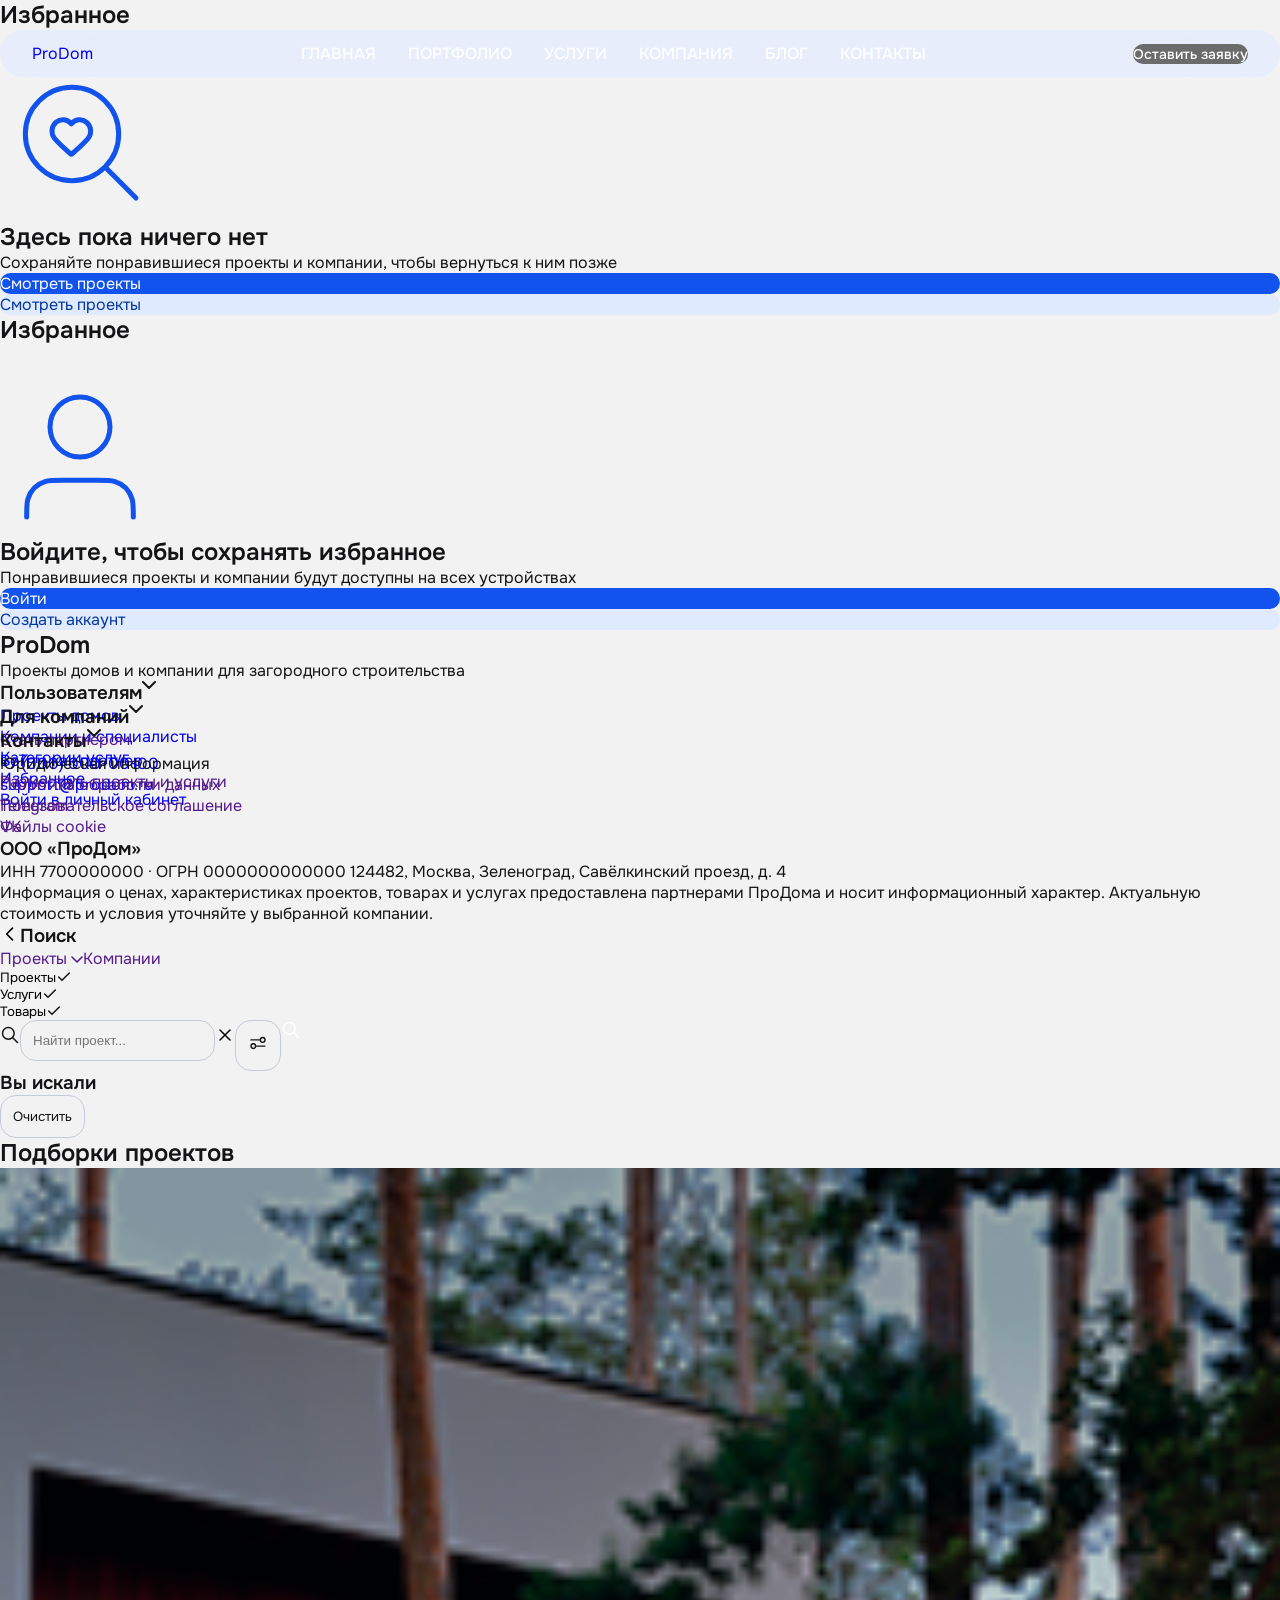
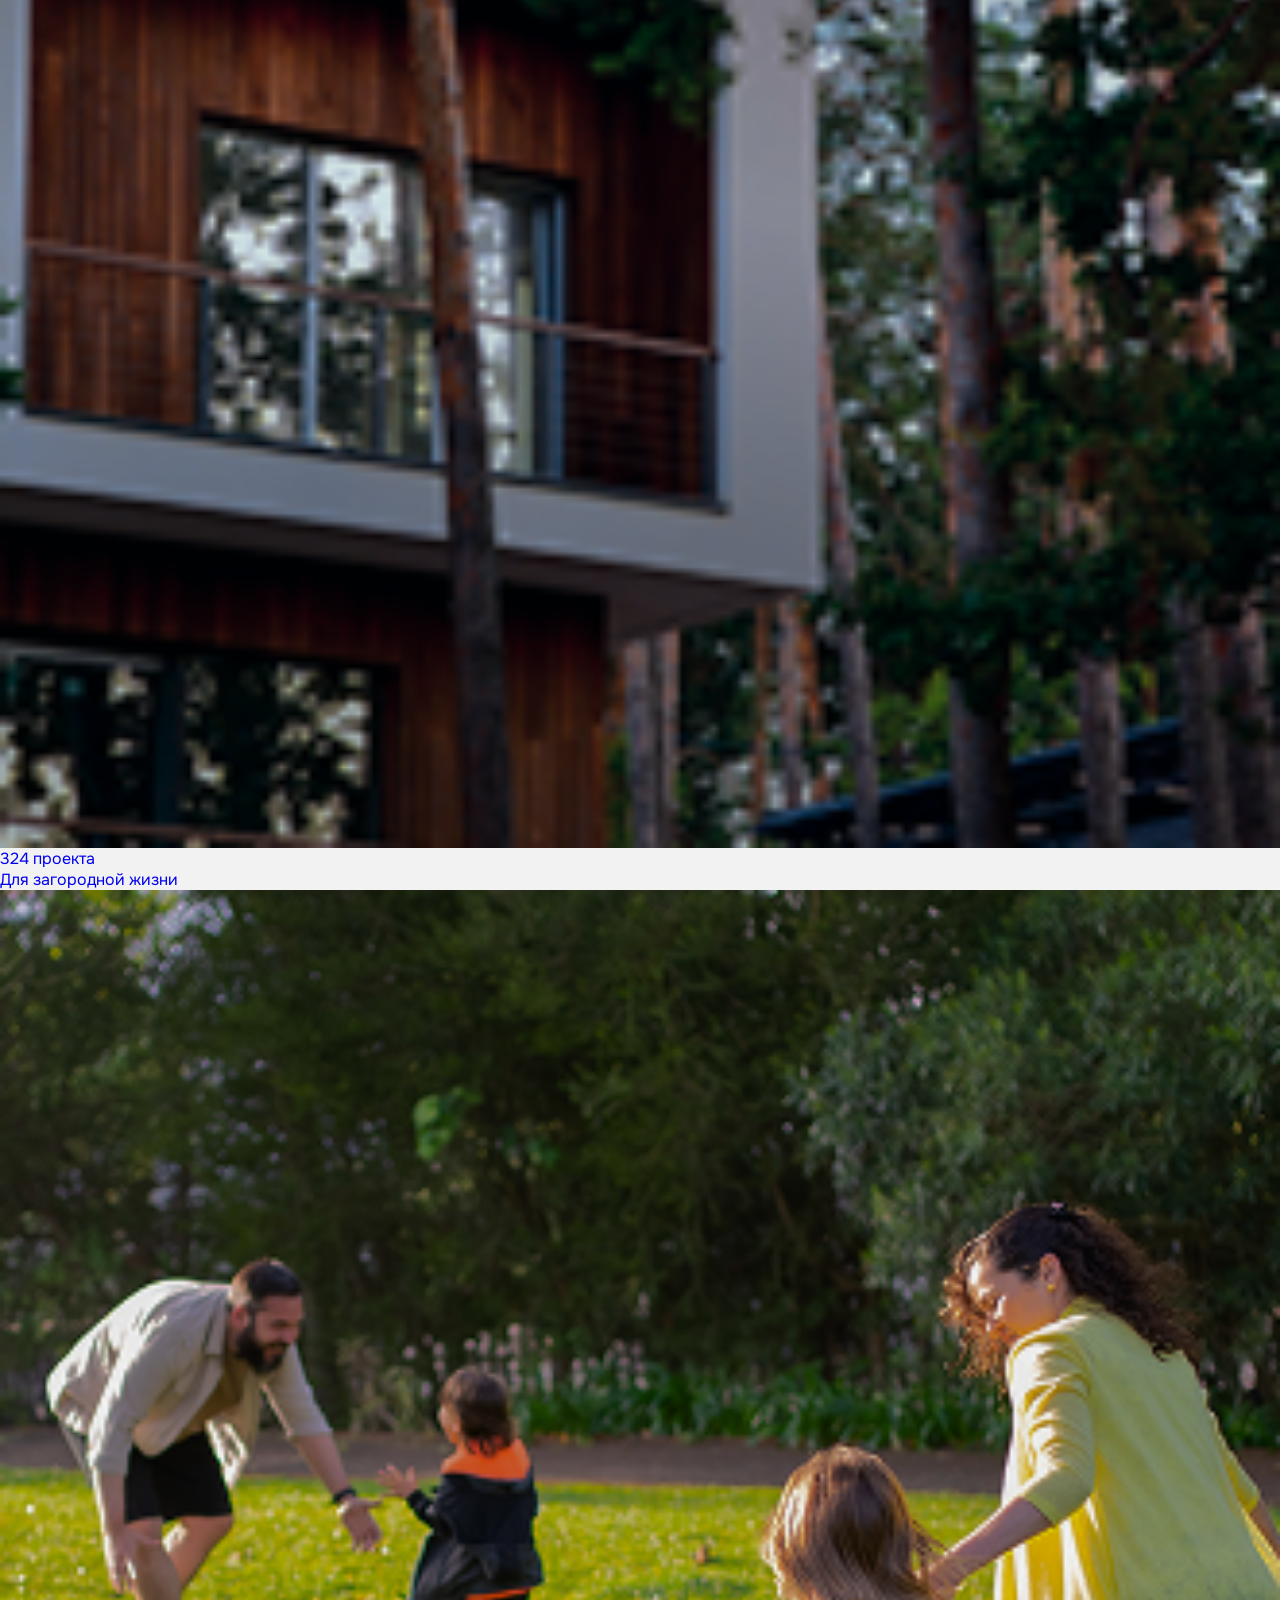
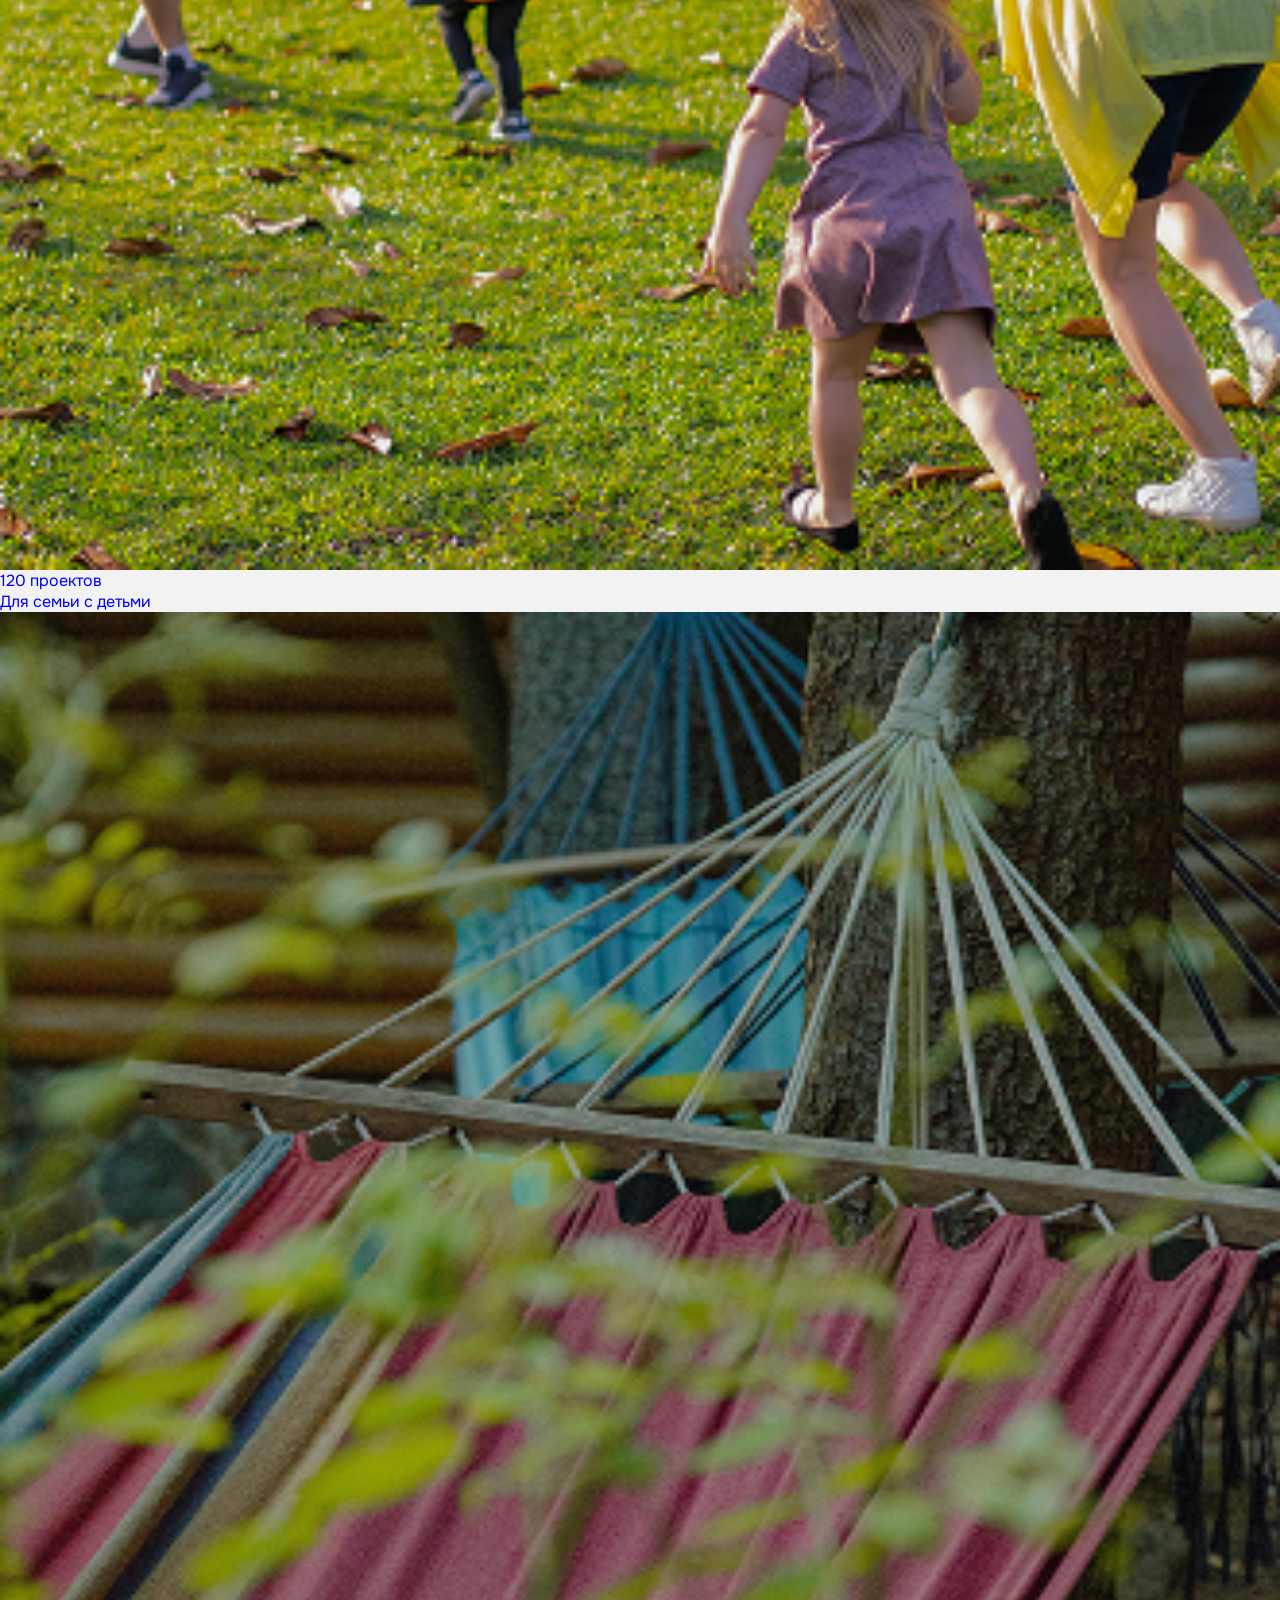
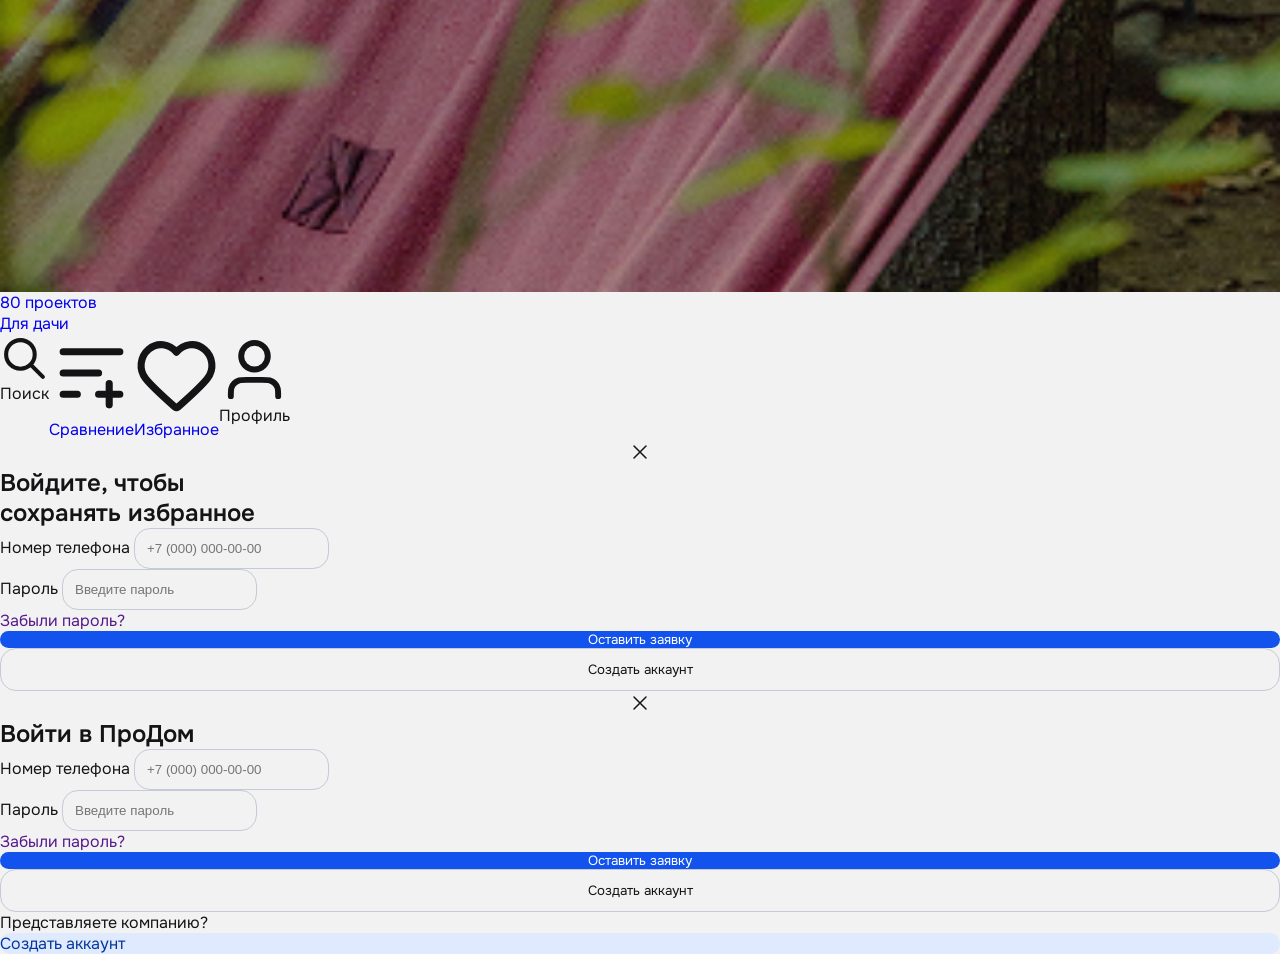
<file: favorites_empty.html>
<!DOCTYPE html>
<html lang="en">

<head>
    <meta charset="UTF-8">
    <meta name="viewport" content="width=device-width, initial-scale=1.0">
    <title>Prodom</title>
    <link rel="stylesheet" href="./assets/css/style.css">
    <script src="./assets/js/script.js" defer></script>
</head>

<body>
    <div id="page" class="site">
        <!-- header -->
        <header class="header">
            <div class="container">
                <div class="header__inner ">
                    <div class="header__top">
                        <a class="logo" href="index.html">
                            ProDom
                        </a>

                        <nav aria-label="Основная навигация" class="desktop-nav">
                            <ul class="nav__list">
                                <li class="nav__item"><a class="nav__link" href="index.html">Главная</a></li>
                                <li class="nav__item"><a class="nav__link" href="cases.html">Портфолио</a></li>
                                <li class="nav__item"><a class="nav__link" href="services.html">Услуги</a></li>
                                <li class="nav__item"><a class="nav__link" href="company.html">Компания</a></li>
                                <li class="nav__item"><a class="nav__link" href="blog.html">Блог</a></li>
                                <li class="nav__item"><a class="nav__link" href="contacts.html">Контакты</a></li>
                            </ul>
                        </nav>

                        <div class="header__right">

                            <a href="" class="header__right_btn light--btn js-open-modal">Оставить заявку</a>

                            <button class="burger-btn" id="burgerBtn" type="button">
                                <span></span>
                                <span></span>
                                <span></span>
                            </button>
                        </div>
                    </div>

                    <div class="mobile-menu" id="mobileMenu">
                        <ul class="nav__list">
                            <li class="nav__item"><a class="nav__link" href="index.html">Главная</a></li>
                            <li class="nav__item"><a class="nav__link" href="cases.html">Портфолио</a></li>
                            <li class="nav__item"><a class="nav__link" href="services.html">Услуги</a></li>
                            <li class="nav__item"><a class="nav__link" href="company.html">Компания</a></li>
                            <li class="nav__item"><a class="nav__link" href="blog.html">Блог</a></li>
                            <li class="nav__item"><a class="nav__link" href="contacts.html">Контакты</a></li>
                        </ul>

                        <div class="header__right mobile-only-right"
                            style="margin-top: 20px; display: flex; gap: 10px;">
                            <a href="#" class="header__right_btn light--btn js-open-modal"
                                style="width: 100%; text-align: center;">Оставить
                                заявку</a>
                        </div>
                    </div>
                </div>
            </div>
        </header>
        <main id="primary" class="site-main">
            <!-- favorite -->
            <section class="text_block__v1 section container btm_pad top_124__pad">
                <h2 class="title">Избранное</h2>
                <div class="text_block__v1_content flex_column">
                    <div class="text_block__v1_content_fav_top flex_column">
                        <svg width="160" height="160" viewBox="0 0 160 160" fill="none"
                            xmlns="http://www.w3.org/2000/svg">
                            <path
                                d="M136 136L105.334 105.333M118.666 72C118.666 97.7733 97.773 118.667 71.9997 118.667C46.2264 118.667 25.333 97.7733 25.333 72C25.333 46.2267 46.2264 25.3333 71.9997 25.3333C97.773 25.3333 118.666 46.2267 118.666 72Z"
                                stroke="#1253ED" stroke-width="5" stroke-linecap="round" stroke-linejoin="round" />
                            <path fill-rule="evenodd" clip-rule="evenodd"
                                d="M71.3205 61.8193C67.4549 57.3002 61.009 56.0846 56.1658 60.2227C51.3226 64.3608 50.6408 71.2796 54.4442 76.1737C57.6064 80.2429 67.1765 88.8251 70.313 91.6028C70.6639 91.9136 70.8395 92.0689 71.044 92.13C71.2227 92.1833 71.4181 92.1833 71.5968 92.13C71.8013 92.0689 71.9769 91.9136 72.3278 91.6028C75.4643 88.8251 85.0344 80.2429 88.1966 76.1737C91.9999 71.2796 91.4014 64.3173 86.475 60.2227C81.5486 56.1282 75.1859 57.3002 71.3205 61.8193Z"
                                stroke="#1253ED" stroke-width="5" stroke-linecap="round" stroke-linejoin="round" />
                        </svg>
                        <div class="text_block__v1_content_fav_top_content flex_column">
                            <h2>Здесь пока ничего нет</h2>
                            <p class="body">Сохраняйте понравившиеся проекты и&nbsp;компании, чтобы&nbsp;вернуться
                                к&nbsp;ним&nbsp;позже</p>
                        </div>
                    </div>
                    <div class="text_block__v1_content_fav_btm flex_column">
                        <a href="" class="button_v1 buttons_medium">Смотреть проекты</a>
                        <a href="" class="button_blue_v2 buttons_medium">Смотреть проекты</a>
                    </div>
                </div>
            </section>

            <!-- favorite -->
            <section class="text_block__v1 section container btm_pad btm_top">
                <h2 class="title">Избранное</h2>
                <div class="text_block__v1_content flex_column">
                    <div class="text_block__v1_content_fav_top flex_column">
                        <svg width="160" height="160" viewBox="0 0 160 160" fill="none"
                            xmlns="http://www.w3.org/2000/svg">
                            <path
                                d="M133.334 140C133.334 130.696 133.334 126.045 132.186 122.259C129.6 113.737 122.93 107.067 114.408 104.481C110.622 103.333 105.971 103.333 96.667 103.333H63.3337C54.0299 103.333 49.378 103.333 45.5927 104.481C37.07 107.067 30.4006 113.737 27.8153 122.259C26.667 126.045 26.667 130.696 26.667 140M110 50C110 66.5685 96.569 80 80.0003 80C63.4318 80 50.0003 66.5685 50.0003 50C50.0003 33.4315 63.4318 20 80.0003 20C96.569 20 110 33.4315 110 50Z"
                                stroke="#1253ED" stroke-width="5" stroke-linecap="round" stroke-linejoin="round" />
                        </svg>

                        <div class="text_block__v1_content_fav_top_content flex_column">
                            <h2>Войдите, чтобы сохранять избранное</h2>
                            <p class="body">Понравившиеся проекты и компании будут доступны на всех устройствах</p>
                        </div>
                    </div>
                    <div class="text_block__v1_content_fav_btm flex_column">
                        <a href="" class="button_v1 buttons_medium">Войти</a>
                        <a href="" class="button_blue_v2 buttons_medium">Создать аккаунт</a>
                    </div>
                </div>
            </section>
        </main>
        <footer class="footer container">
            <div class="footer_wrapper card__v2 flex_column">
                <div class="footer_logo flex_column">
                    <h2>ProDom</h2>
                    <p class="buttons">Проекты домов и&nbsp;компании для&nbsp;загородного строительства</p>
                </div>

                <div class="footer_block__content flex_column">
                    <div class="footer_block__v1 flex_column" data-accordion>
                        <div class="footer_block__v1_top flex_row" data-accordion-trigger>
                            <h3>Пользователям</h3>
                            <svg width="14" height="8" viewBox="0 0 14 8" fill="none"
                                xmlns="http://www.w3.org/2000/svg">
                                <path d="M13 1L7 7L1 1" stroke="#141416" stroke-width="2" stroke-linecap="round"
                                    stroke-linejoin="round" />
                            </svg>
                        </div>
                        <div class="footer_block__v1_content" data-accordion-content>
                            <div class="footer_block__v1_content_inner flex_column">
                                <a href="projects.html" class="body">Проекты домов</a>
                                <a href="companies.html" class="body">Компании и специалисты</a>
                                <a href="services.html" class="body">Категории услуг</a>
                                <a href="favorites.html" class="body">Избранное</a>
                                <a href="profile.html" class="body" data-modal-open="login">Войти в личный кабинет</a>
                            </div>
                        </div>
                    </div>

                    <div class="footer_block__v1 flex_column" data-accordion>
                        <div class="footer_block__v1_top flex_row" data-accordion-trigger>
                            <h3>Для компаний</h3>
                            <svg width="14" height="8" viewBox="0 0 14 8" fill="none"
                                xmlns="http://www.w3.org/2000/svg">
                                <path d="M13 1L7 7L1 1" stroke="#141416" stroke-width="2" stroke-linecap="round"
                                    stroke-linejoin="round" />
                            </svg>
                        </div>
                        <div class="footer_block__v1_content" data-accordion-content>
                            <div class="footer_block__v1_content_inner flex_column">
                                <a href="" class="body">Стать партнером</a>
                                <a href="profile" class="body" data-modal-open="login">Войти как партнер</a>
                                <a href="" class="body">Разместить проекты и услуги</a>
                            </div>
                        </div>
                    </div>

                    <div class="footer_block__v1 flex_column" data-accordion>
                        <div class="footer_block__v1_top flex_row" data-accordion-trigger>
                            <h3>Контакты</h3>
                            <svg width="14" height="8" viewBox="0 0 14 8" fill="none"
                                xmlns="http://www.w3.org/2000/svg">
                                <path d="M13 1L7 7L1 1" stroke="#141416" stroke-width="2" stroke-linecap="round"
                                    stroke-linejoin="round" />
                            </svg>
                        </div>
                        <div class="footer_block__v1_content" data-accordion-content>
                            <div class="footer_block__v1_content_inner flex_column">
                                <a href="tel:+7 (000) 000-00-00" class="body">+7 (000) 000-00-00</a>
                                <a href="mailto:support@prodom.ru" class="body">support@prodom.ru</a>
                                <a href="" target="_blank" class="body">Telegram</a>
                                <a href="" target="_blank" class="body">VK</a>
                            </div>
                        </div>
                    </div>
                </div>

                <div class="footer_block__v2 flex_column">
                    <div class="footer_block__v2_top flex_column">
                        <div class="footer_block__v1_top flex_row">
                            <p class="caption">Юридическая информация</p>
                        </div>
                        <div class="footer_block__v1_content flex_column">
                            <a href="" class="body">Политика обработки данных</a>
                            <a href="" class="body">Пользовательское соглашение</a>
                            <a href="" class="body">Файлы cookie</a>
                        </div>
                    </div>
                    <div class="footer_block__v2_content flex_column">
                        <h3>ООО «ПроДом»</h3>
                        <p class="micro">ИНН 7700000000 · ОГРН 0000000000000&nbsp;124482, Москва, Зеленоград,
                            Савёлкинский
                            проезд, д. 4</p>
                    </div>
                    <p class="micro info">Информация о&nbsp;ценах, характеристиках проектов, товарах и&nbsp;услугах
                        предоставлена партнерами ПроДома и&nbsp;носит информационный характер. Актуальную стоимость
                        и&nbsp;условия уточняйте у&nbsp;выбранной компании.</p>
                </div>
            </div>
        </footer>
    </div>

    <div class="filters_panel search_panel" id="searchPanel">
        <div class="filters_panel__header__search flex_row">
            <button type="button" class="filters_panel__icon-btn" data-action="back" aria-label="Назад">
                <svg width="20" height="20" viewBox="0 0 20 20" fill="none">
                    <path d="M12.5 15.8333L6.66666 10L12.5 4.16667" stroke="currentColor" stroke-width="1.6"
                        stroke-linecap="round" stroke-linejoin="round" />
                </svg>
            </button>
            <h3 class="filters_panel__title">Поиск</h3>

        </div>

        <div class="filters_panel__body">
            <div class="search_panel__tabs buttons_medium flex_row">
                <div class="tabs_dropdown" data-dropdown>
                    <a href="" class="active" data-tab-key="projects" data-dropdown-trigger>
                        <span data-dropdown-label>Проекты</span>
                        <svg class="search_panel__tab-chevron" width="12" height="8" viewBox="0 0 12 8" fill="none">
                            <path d="M1 1L6 6L11 1" stroke="currentColor" stroke-width="1.6" stroke-linecap="round"
                                stroke-linejoin="round" />
                        </svg>
                    </a>
                    <div class="card_more__modal tabs_dropdown__modal" data-dropdown-menu>
                        <div class="card_more__modal_wrapper tabs_dropdown__list flex_column">
                            <button type="button" class="more_modal__item sorting__item active flex_row"
                                data-dropdown-option data-tab-key="projects">
                                <p class="caption">Проекты</p>
                                <svg class="sorting__check" width="16" height="16" viewBox="0 0 16 16" fill="none"
                                    xmlns="http://www.w3.org/2000/svg">
                                    <path d="M13.3334 4L6.00008 11.3333L2.66675 8" stroke="#141416" stroke-width="1.5"
                                        stroke-linecap="round" stroke-linejoin="round" />
                                </svg>
                            </button>
                            <button type="button" class="more_modal__item sorting__item flex_row" data-dropdown-option
                                data-tab-key="services">
                                <p class="caption">Услуги</p>
                                <svg class="sorting__check" width="16" height="16" viewBox="0 0 16 16" fill="none"
                                    xmlns="http://www.w3.org/2000/svg">
                                    <path d="M13.3334 4L6.00008 11.3333L2.66675 8" stroke="#141416" stroke-width="1.5"
                                        stroke-linecap="round" stroke-linejoin="round" />
                                </svg>
                            </button>
                            <button type="button" class="more_modal__item sorting__item flex_row" data-dropdown-option
                                data-tab-key="products">
                                <p class="caption">Товары</p>
                                <svg class="sorting__check" width="16" height="16" viewBox="0 0 16 16" fill="none"
                                    xmlns="http://www.w3.org/2000/svg">
                                    <path d="M13.3334 4L6.00008 11.3333L2.66675 8" stroke="#141416" stroke-width="1.5"
                                        stroke-linecap="round" stroke-linejoin="round" />
                                </svg>
                            </button>
                        </div>
                    </div>
                </div>
                <a href="" data-tab-key="companies">Компании</a>
            </div>

            <div class="search_panel__input-row flex_row">
                <div class="banner_filter__btm flex_row">
                    <input type="text" placeholder="Найти проект..."
                        class="filter_input__button buttons_medium button_border">
                    <a href="" class="button_border projects icon_btn">
                        <span class="filter_bage" hidden>0</span>
                        <svg width="20" height="20" viewBox="0 0 20 20" fill="none" xmlns="http://www.w3.org/2000/svg">
                            <path
                                d="M3 6.88888H12.3333M12.3333 6.88888C12.3333 8.17754 13.378 9.22221 14.6667 9.22221C15.9554 9.22221 17 8.17754 17 6.88888C17 5.60021 15.9554 4.55554 14.6667 4.55554C13.378 4.55554 12.3333 5.60021 12.3333 6.88888ZM7.66667 13.1111H17M7.66667 13.1111C7.66667 14.3998 6.62199 15.4444 5.33333 15.4444C4.04467 15.4444 3 14.3998 3 13.1111C3 11.8224 4.04467 10.7778 5.33333 10.7778C6.62199 10.7778 7.66667 11.8224 7.66667 13.1111Z"
                                stroke="#141416" stroke-width="1.4" stroke-linecap="round" stroke-linejoin="round" />
                        </svg>
                    </a>
                    <a href="" class="search_btn"><svg width="20" height="20" viewBox="0 0 20 20" fill="none"
                            xmlns="http://www.w3.org/2000/svg">
                            <path
                                d="M17.5 17.5L12.5001 12.5M14.1667 8.33333C14.1667 11.555 11.555 14.1667 8.33333 14.1667C5.11168 14.1667 2.5 11.555 2.5 8.33333C2.5 5.11168 5.11168 2.5 8.33333 2.5C11.555 2.5 14.1667 5.11168 14.1667 8.33333Z"
                                stroke="white" stroke-width="1.5" stroke-linecap="round" stroke-linejoin="round" />
                        </svg>
                    </a>
                </div>
            </div>

            <div class="search_panel__history flex_column buttons_medium" id="searchPanelHistory" hidden>
                <h3 class="filters_panel__section-subtitle buttons_medium">Вы искали</h3>
                <div class="search_panel__history-list flex_row" id="searchPanelHistoryList">
                    <button type="button" class="chip_query--clear button_border caption_medium"
                        data-action="clear-history">Очистить</button>
                </div>
            </div>

            <div class="search_panel__collections flex_column">
                <h2 class="filters_panel__section-title_search" id="searchPanelCollectionsTitle">Подборки проектов</h2>
                <div class="text_block__v2_cards text_block__v2_cards--scroll" id="searchPanelCollectionsListProjects"
                    data-skeleton-block>
                    <a href="projects.html" data-goto-category="Строительство">
                        <div class="text_block__v2_card flex_column">
                            <img src="./assets/images/services/services6.png" alt="">
                            <div class="cheap ad_cheap micro_medium">324 проекта</div>
                            <p class="body_medium">Для загородной жизни</p>
                        </div>
                    </a>
                    <a href="projects.html" data-goto-category="Архитектура">
                        <div class="text_block__v2_card flex_column">
                            <img src="./assets/images/services/services7.png" alt="">
                            <div class="cheap ad_cheap micro_medium">120 проектов</div>
                            <p class="body_medium">Для семьи с&nbsp;детьми</p>
                        </div>
                    </a>
                    <a href="projects.html" data-goto-category="Ландшафт">
                        <div class="text_block__v2_card flex_column">
                            <img src="./assets/images/services/services8.png" alt="">
                            <div class="cheap ad_cheap micro_medium">80 проектов</div>
                            <p class="body_medium">Для дачи</p>
                        </div>
                    </a>

                </div>
                <div class="text_block__v2_cards text_block__v2_cards--scroll" id="searchPanelCollectionsListCompanies"
                    data-skeleton-block hidden>
                    <a href="companies.html" data-goto-category="Строительство">
                        <div class="text_block__v2_card flex_column">
                            <img src="./assets/images/services/services1.png" alt="">
                            <div class="cheap ad_cheap micro_medium">21 компания</div>
                            <p class="body_medium">Строительство</p>
                        </div>
                    </a>
                    <a href="companies.html" data-goto-category="Архитектура">
                        <div class="text_block__v2_card flex_column">
                            <img src="./assets/images/services/services2.png" alt="">
                            <div class="cheap ad_cheap micro_medium">12 компаний</div>
                            <p class="body_medium">Архитектура</p>
                        </div>
                    </a>
                    <a href="companies.html" data-goto-category="Ландшафт">
                        <div class="text_block__v2_card flex_column">
                            <img src="./assets/images/services/services3.png" alt="">
                            <div class="cheap ad_cheap micro_medium">13 компаний</div>
                            <p class="body_medium">Ландшафт</p>
                        </div>
                    </a>
                    <a href="companies.html" data-goto-category="Инженерные системы">
                        <div class="text_block__v2_card flex_column">
                            <img src="./assets/images/services/services4.jpg" alt="">
                            <div class="cheap ad_cheap micro_medium">8 компаний</div>
                            <p class="body_medium">Инженерные системы</p>
                        </div>
                    </a>
                    <a href="companies.html" data-goto-category="Интерьер">
                        <div class="text_block__v2_card flex_column">
                            <img src="./assets/images/services/services5.jpg" alt="">
                            <div class="cheap ad_cheap micro_medium">18 компаний</div>
                            <p class="body_medium">Интерьер</p>
                        </div>
                    </a>
                    <a href="companies.html">
                        <div class="text_block__v2_card_v2 card flex_column">
                            <h3>Еще +9 категорий</h3>
                            <span class="button_tertiary_blue buttons_medium">Смотреть <svg width="15" height="12"
                                    viewBox="0 0 15 12" fill="none" xmlns="http://www.w3.org/2000/svg">
                                    <path d="M0.75 5.75H14.0833M9.08333 10.75L14.0833 5.75L9.08333 0.75"
                                        stroke="#1253ED" stroke-width="1.5" stroke-linecap="round"
                                        stroke-linejoin="round" />
                                </svg>
                            </span>
                        </div>
                    </a>
                </div>

            </div>
        </div>
    </div>

    <div class="banner_mobile_nav container">
        <div class="banner_mobile_nav_wrapper flex_row">
            <div class="banner_nav__item flex_column" id="navSearchBtn" role="button" tabindex="0">
                <img src="./assets/images/icon/search.svg" alt="">
                <p class="micro_medium">Поиск</p>
            </div>
            <a href="comparison.html">
                <div class="banner_nav__item flex_column">
                    <img src="./assets/images/icon/compare.svg" alt="">
                    <p class="micro_medium">Сравнение</p>
                </div>
            </a>
            <a href="favorites.html">
                <div class="banner_nav__item flex_column">
                    <img src="./assets/images/icon/like.svg" alt="">
                    <p class="micro_medium">Избранное</p>
                </div>
            </a>
            <div class="banner_nav__item flex_column">
                <img src="./assets/images/icon/user.svg" alt="">
                <p class="micro_medium">Профиль</p>
            </div>
        </div>
    </div>

    <div class="registration_modal container" data-modal="favorites-login">
        <div class="registration_modal_wrapper card flex_column">
            <button type="button" class="registration_modal__close" data-modal-close aria-label="Закрыть">
                <svg width="24" height="24" viewBox="0 0 24 24" fill="none" xmlns="http://www.w3.org/2000/svg">
                    <path d="M18 6L6 18M6 6L18 18" stroke="#141416" stroke-width="1.5" stroke-linecap="round"
                        stroke-linejoin="round" />
                </svg>
            </button>
            <h2 class="registration_modal__title">Войдите, чтобы <br> сохранять избранное</h2>
            <form action="#" class="text_block__v8--form form_section">
                <div class="form_section__fields">
                    <div class="form_group">
                        <label for="tel" class="form_label caption_medium">Номер телефона</label>
                        <input type="tel" class="form_input button_border buttons_medium" name="tel"
                            placeholder="+7 (000) 000-00-00" required>
                    </div>
                    <div class="form_group__password flex_column">
                        <div class="form_group">
                            <label for="password" class="form_label caption_medium">Пароль</label>
                            <input type="password" class="form_input button_border buttons_medium" name="password"
                                placeholder="Введите пароль" required>
                        </div>
                        <a href="" class="micro">Забыли пароль?</a>
                    </div>
                    <div class="registration_modal__buttons flex_column">
                        <button class="button_v1 buttons_medium">Оставить заявку</button>
                        <button class="button_border buttons_medium">Создать аккаунт</button>
                    </div>
                </div>
            </form>
        </div>
    </div>

    <div class="registration_modal container" data-modal="login">
        <div class="registration_modal_wrapper card flex_column">
            <button type="button" class="registration_modal__close" data-modal-close aria-label="Закрыть">
                <svg width="24" height="24" viewBox="0 0 24 24" fill="none" xmlns="http://www.w3.org/2000/svg">
                    <path d="M18 6L6 18M6 6L18 18" stroke="#141416" stroke-width="1.5" stroke-linecap="round"
                        stroke-linejoin="round" />
                </svg>
            </button>
            <h2 class="registration_modal__title">Войти в ПроДом</h2>
            <form action="#" class="text_block__v8--form form_section">
                <div class="form_section__fields">
                    <div class="form_group">
                        <label for="tel" class="form_label caption_medium">Номер телефона</label>
                        <input type="tel" class="form_input button_border buttons_medium" name="tel"
                            placeholder="+7 (000) 000-00-00" required>
                    </div>
                    <div class="form_group__password flex_column">
                        <div class="form_group">
                            <label for="password" class="form_label caption_medium">Пароль</label>
                            <input type="password" class="form_input button_border buttons_medium" name="password"
                                placeholder="Введите пароль" required>
                        </div>
                        <a href="" class="micro">Забыли пароль?</a>
                    </div>
                    <div class="registration_modal__buttons flex_column">
                        <button class="button_v1 buttons_medium">Оставить заявку</button>
                        <button class="button_border buttons_medium">Создать аккаунт</button>
                    </div>
                </div>
            </form>
            <div class="auto_link flex_column">
                <p class="caption">Представляете компанию?</p>
                <a href="" class="button_blue_v2 buttons_medium">Создать аккаунт</a>
            </div>
        </div>
    </div>
</body>

</html>
</file>
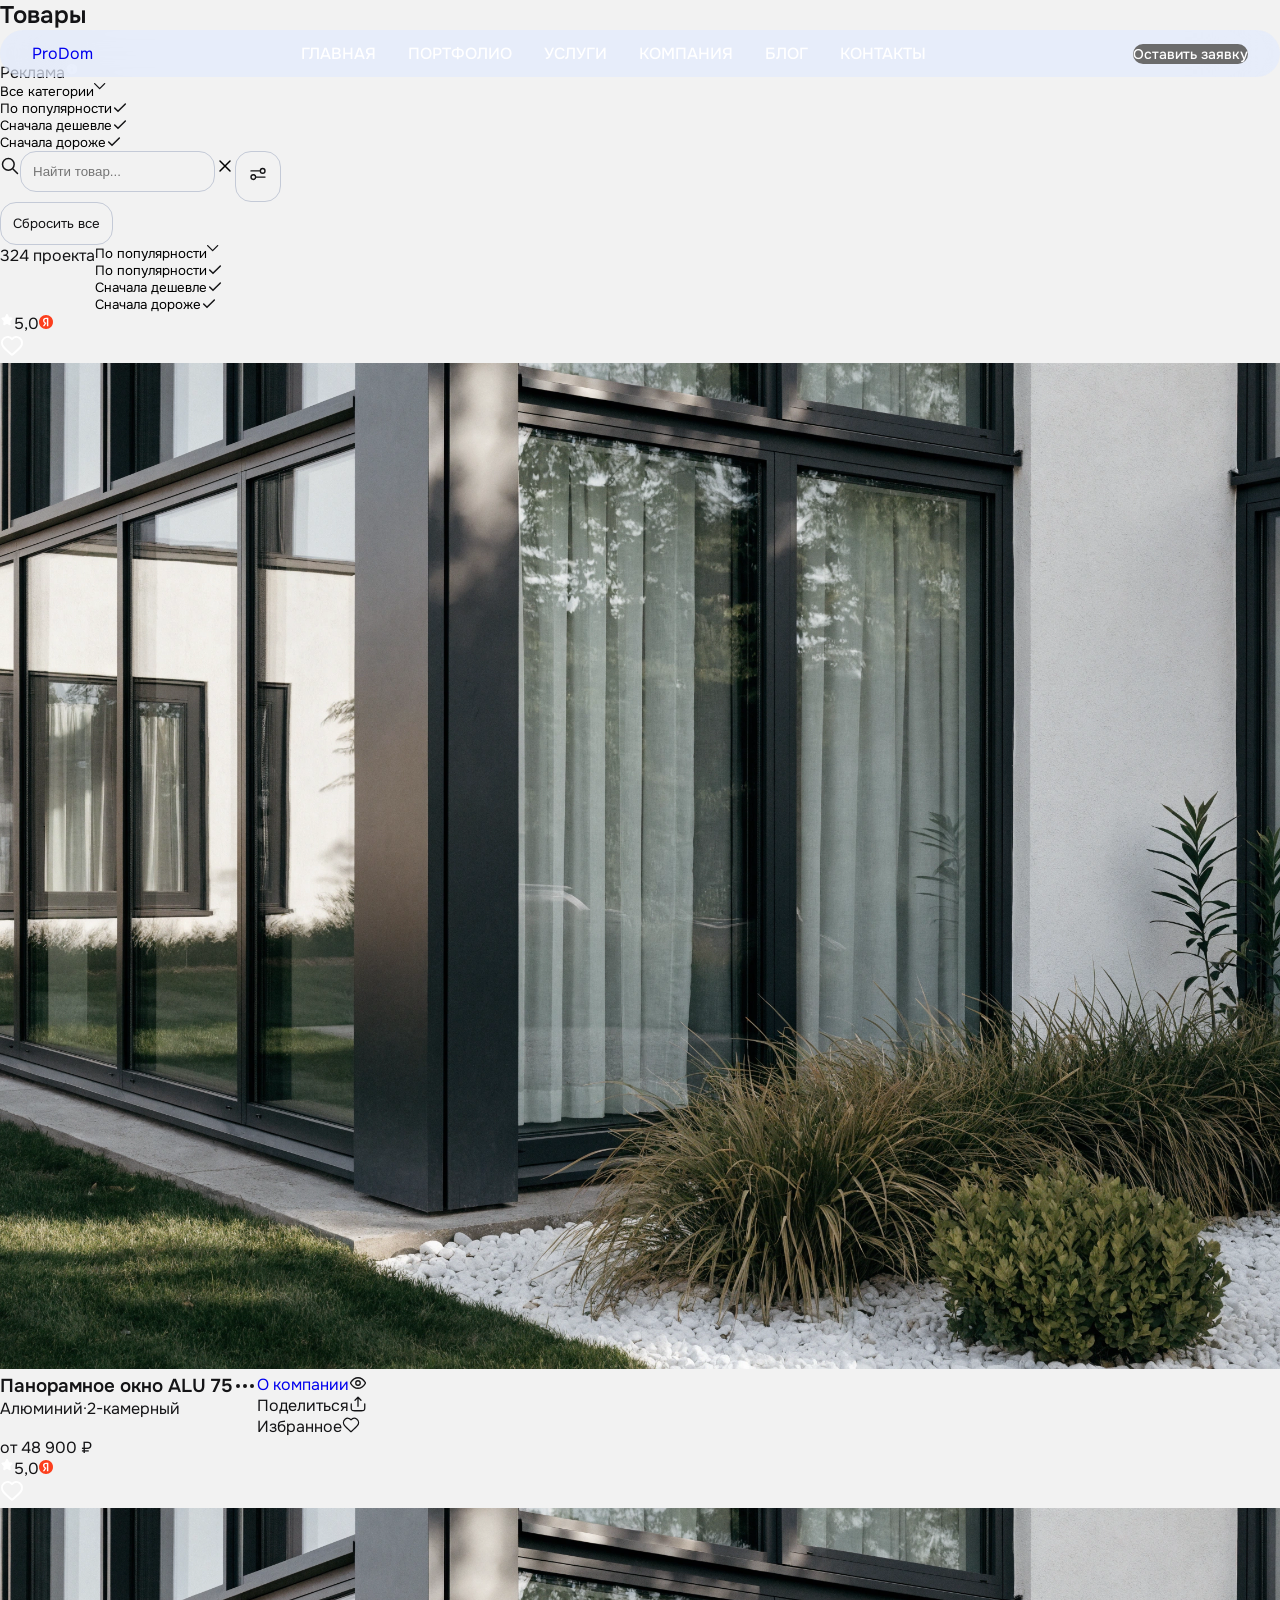
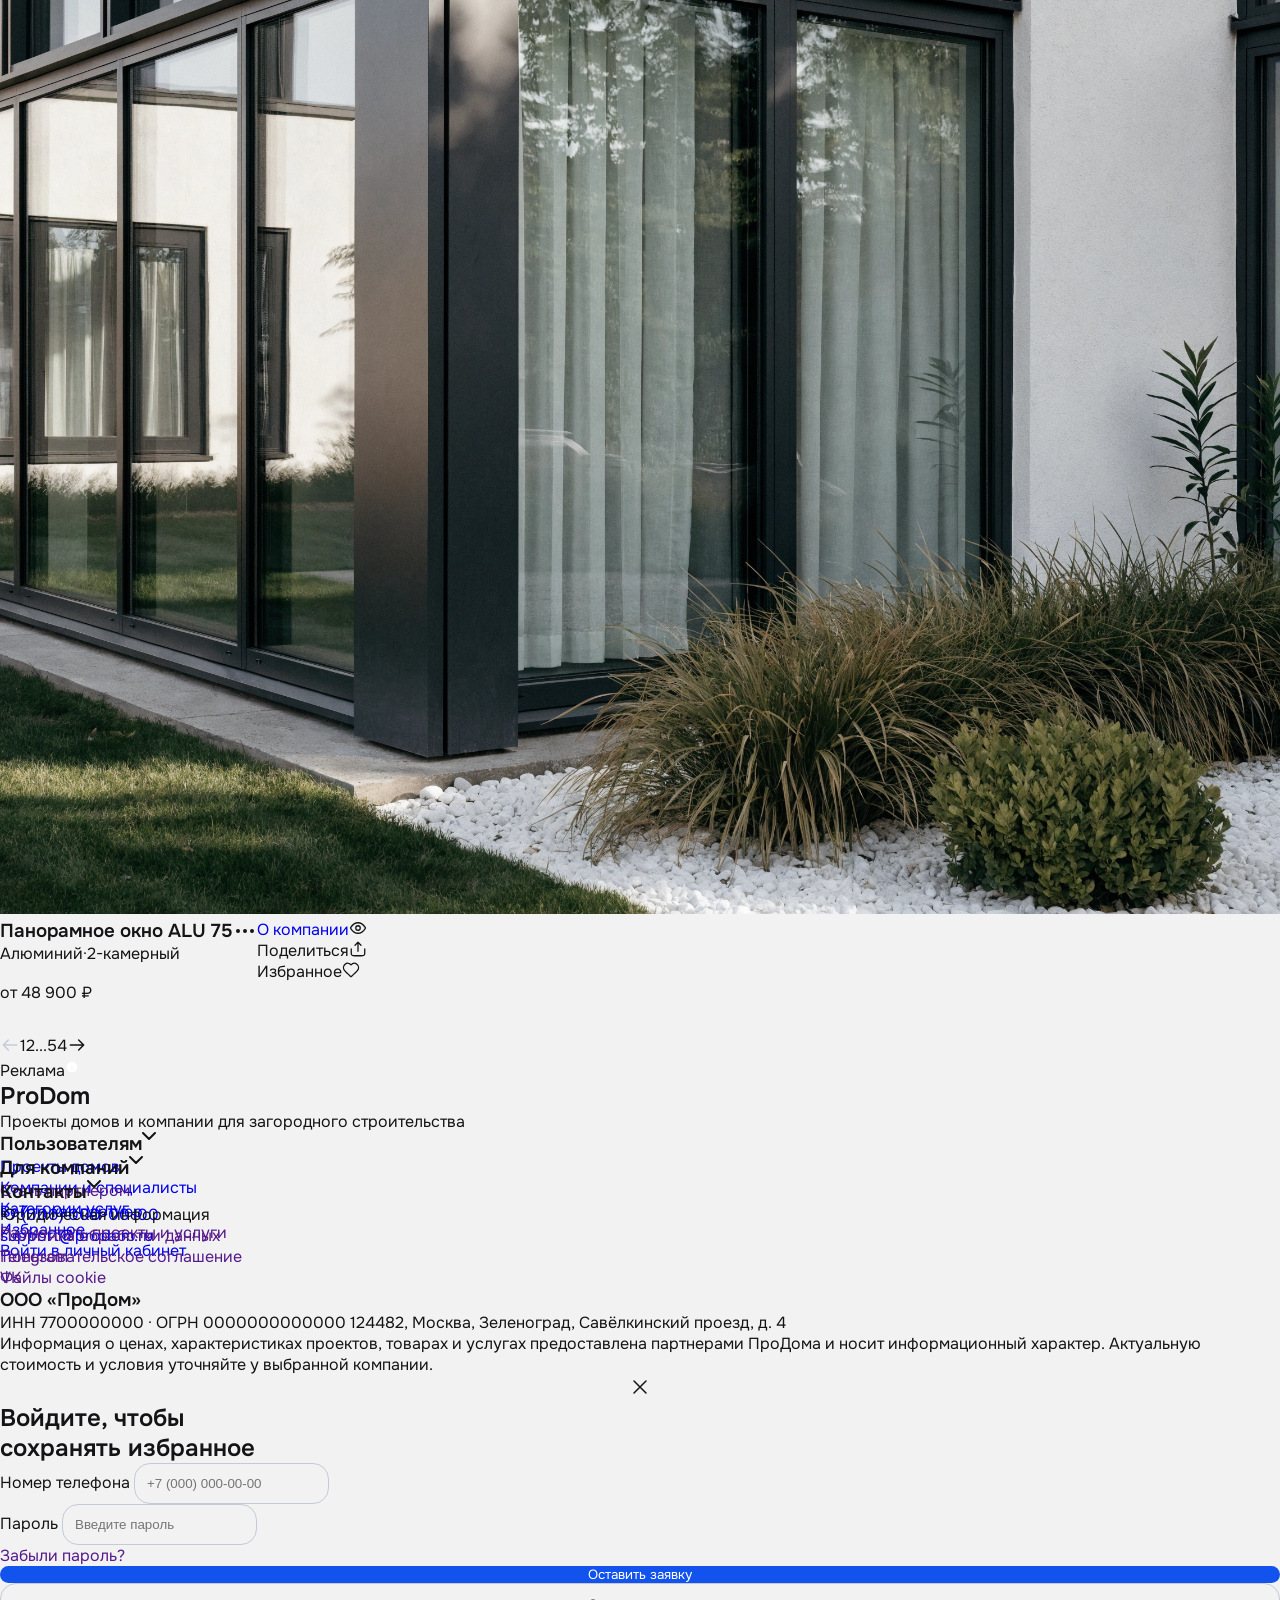
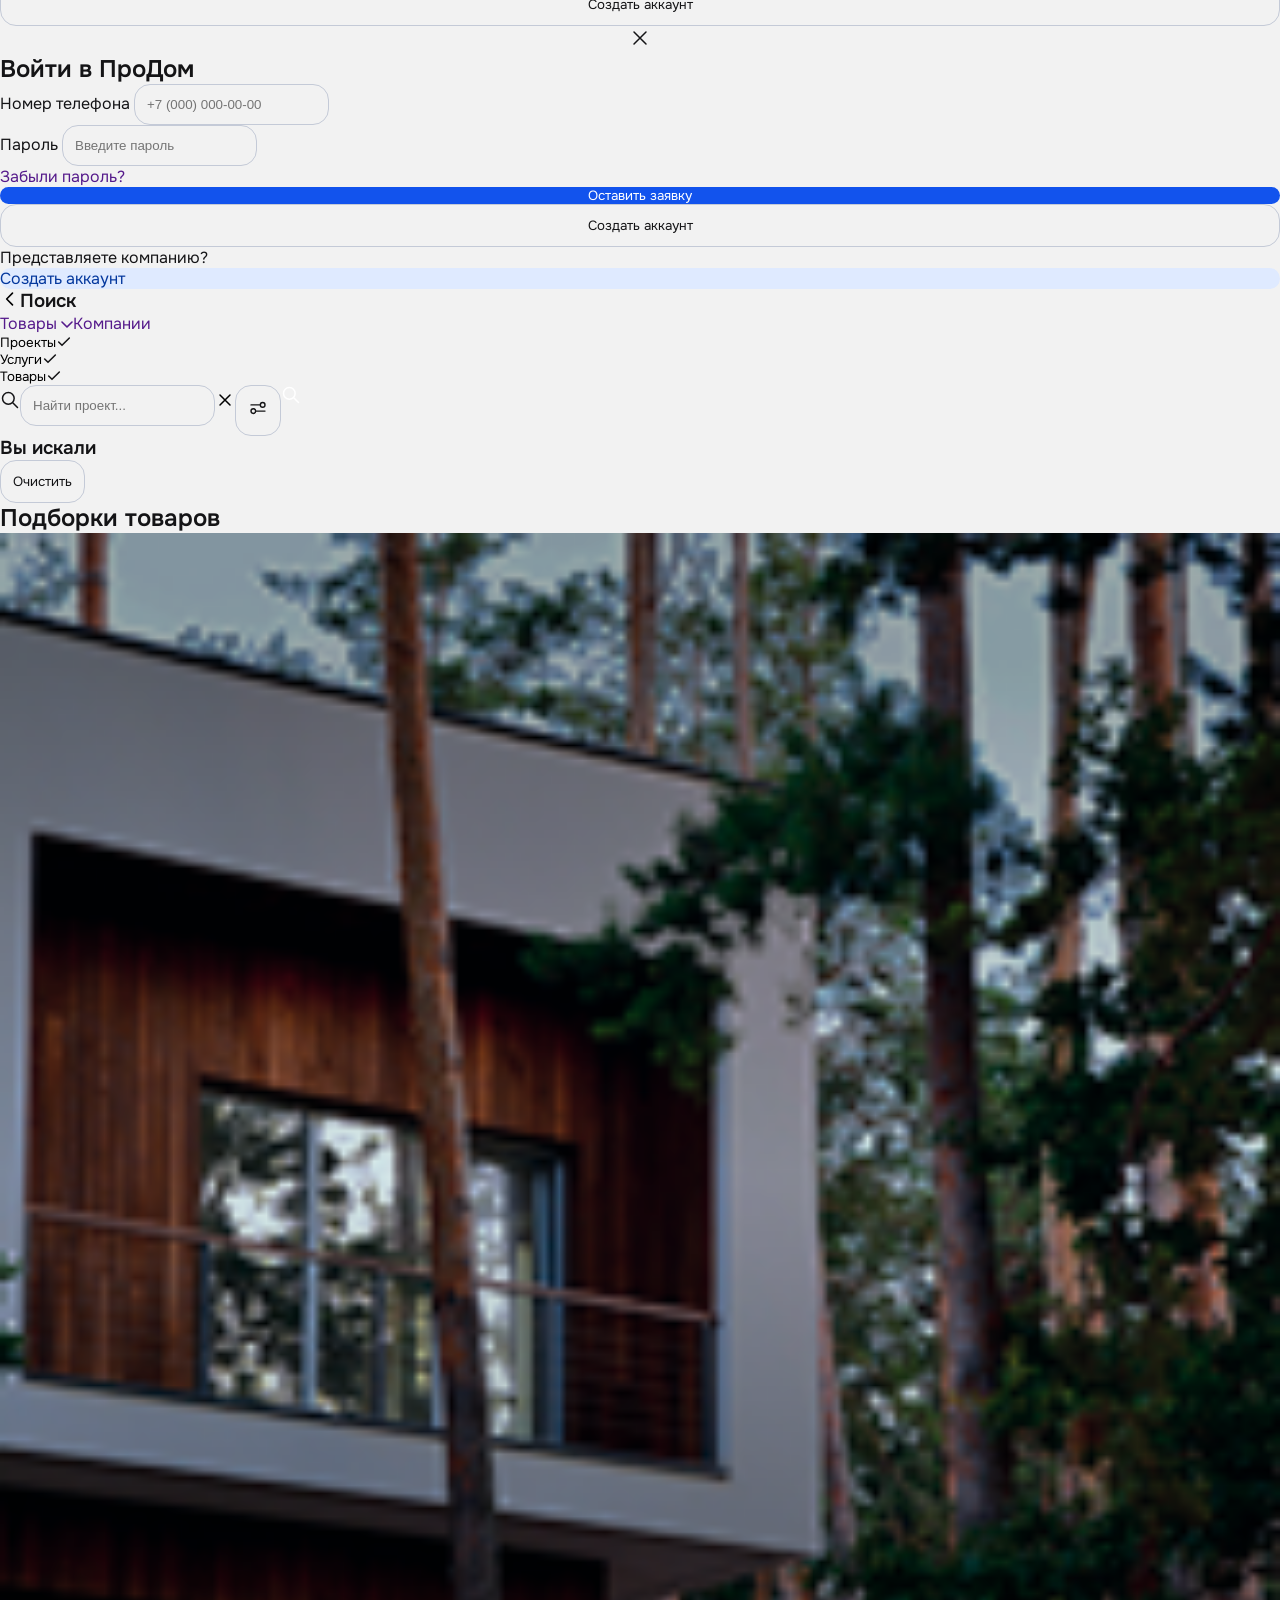
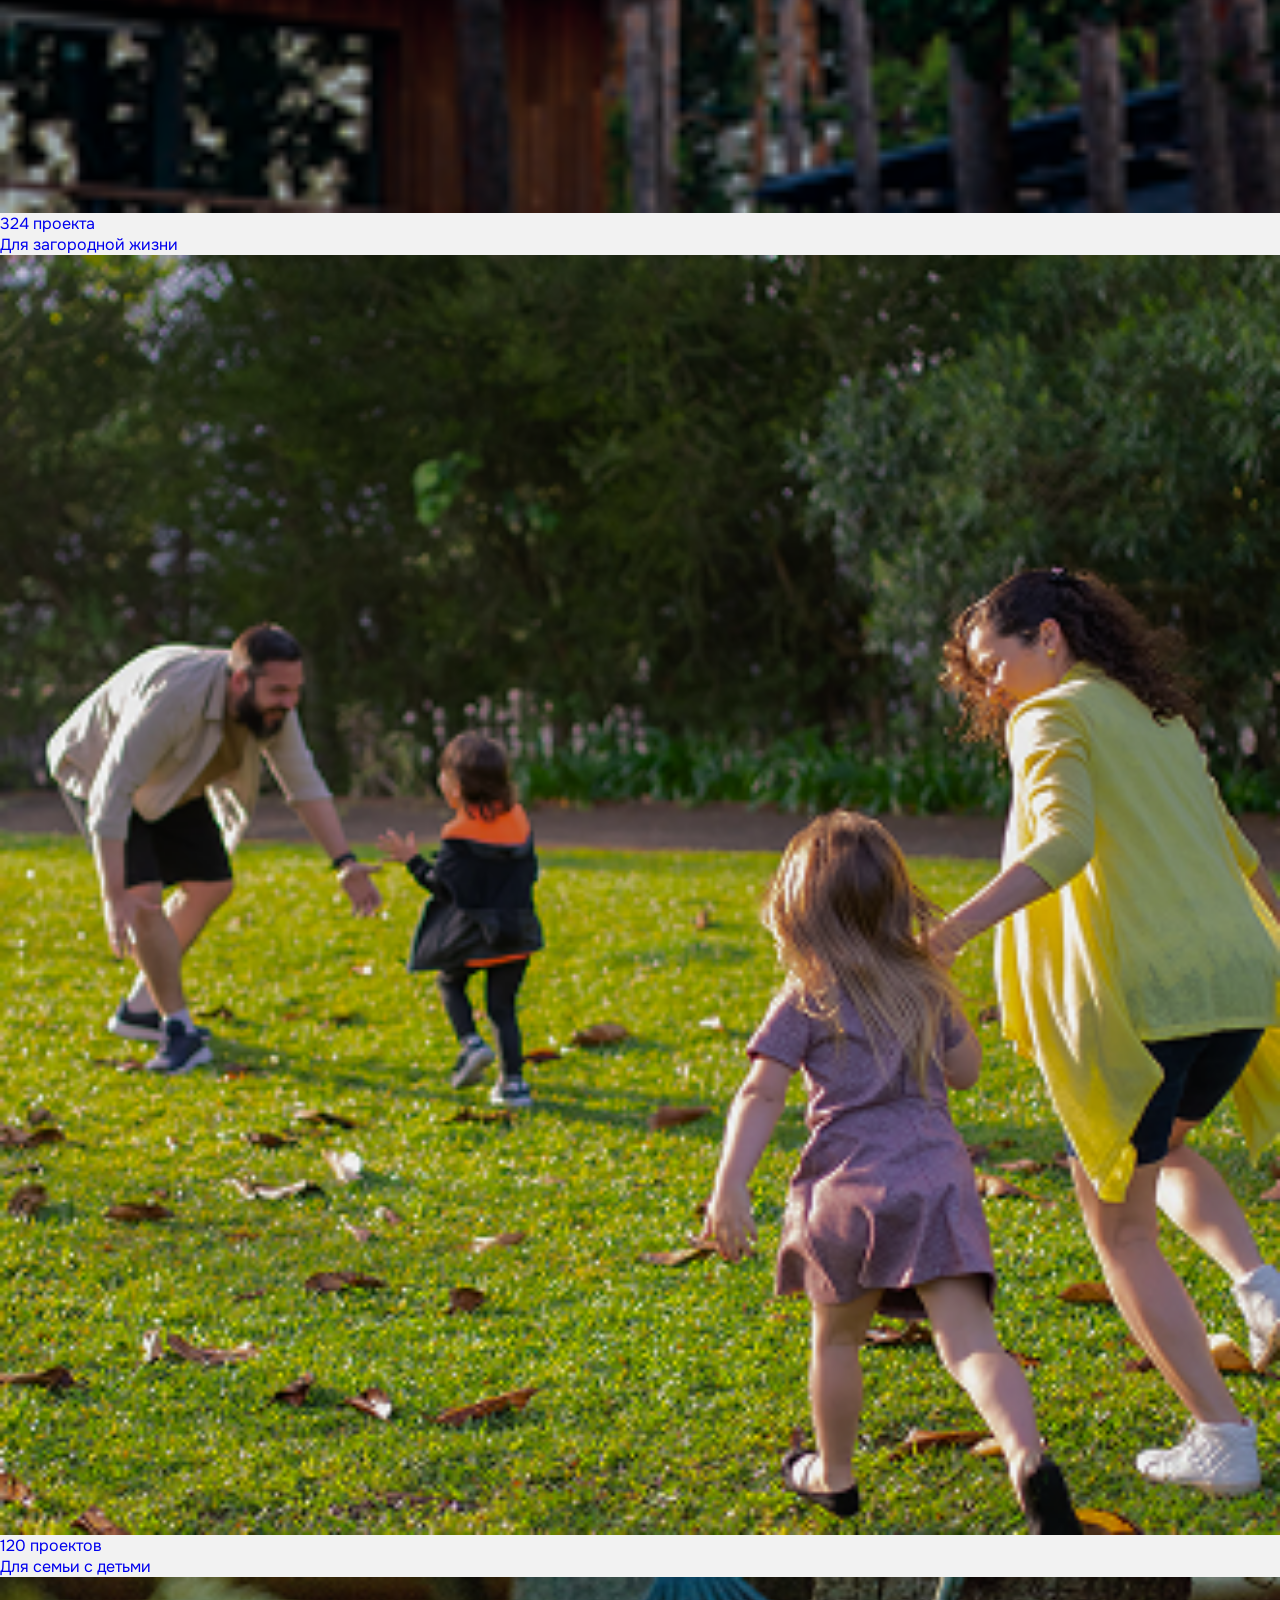
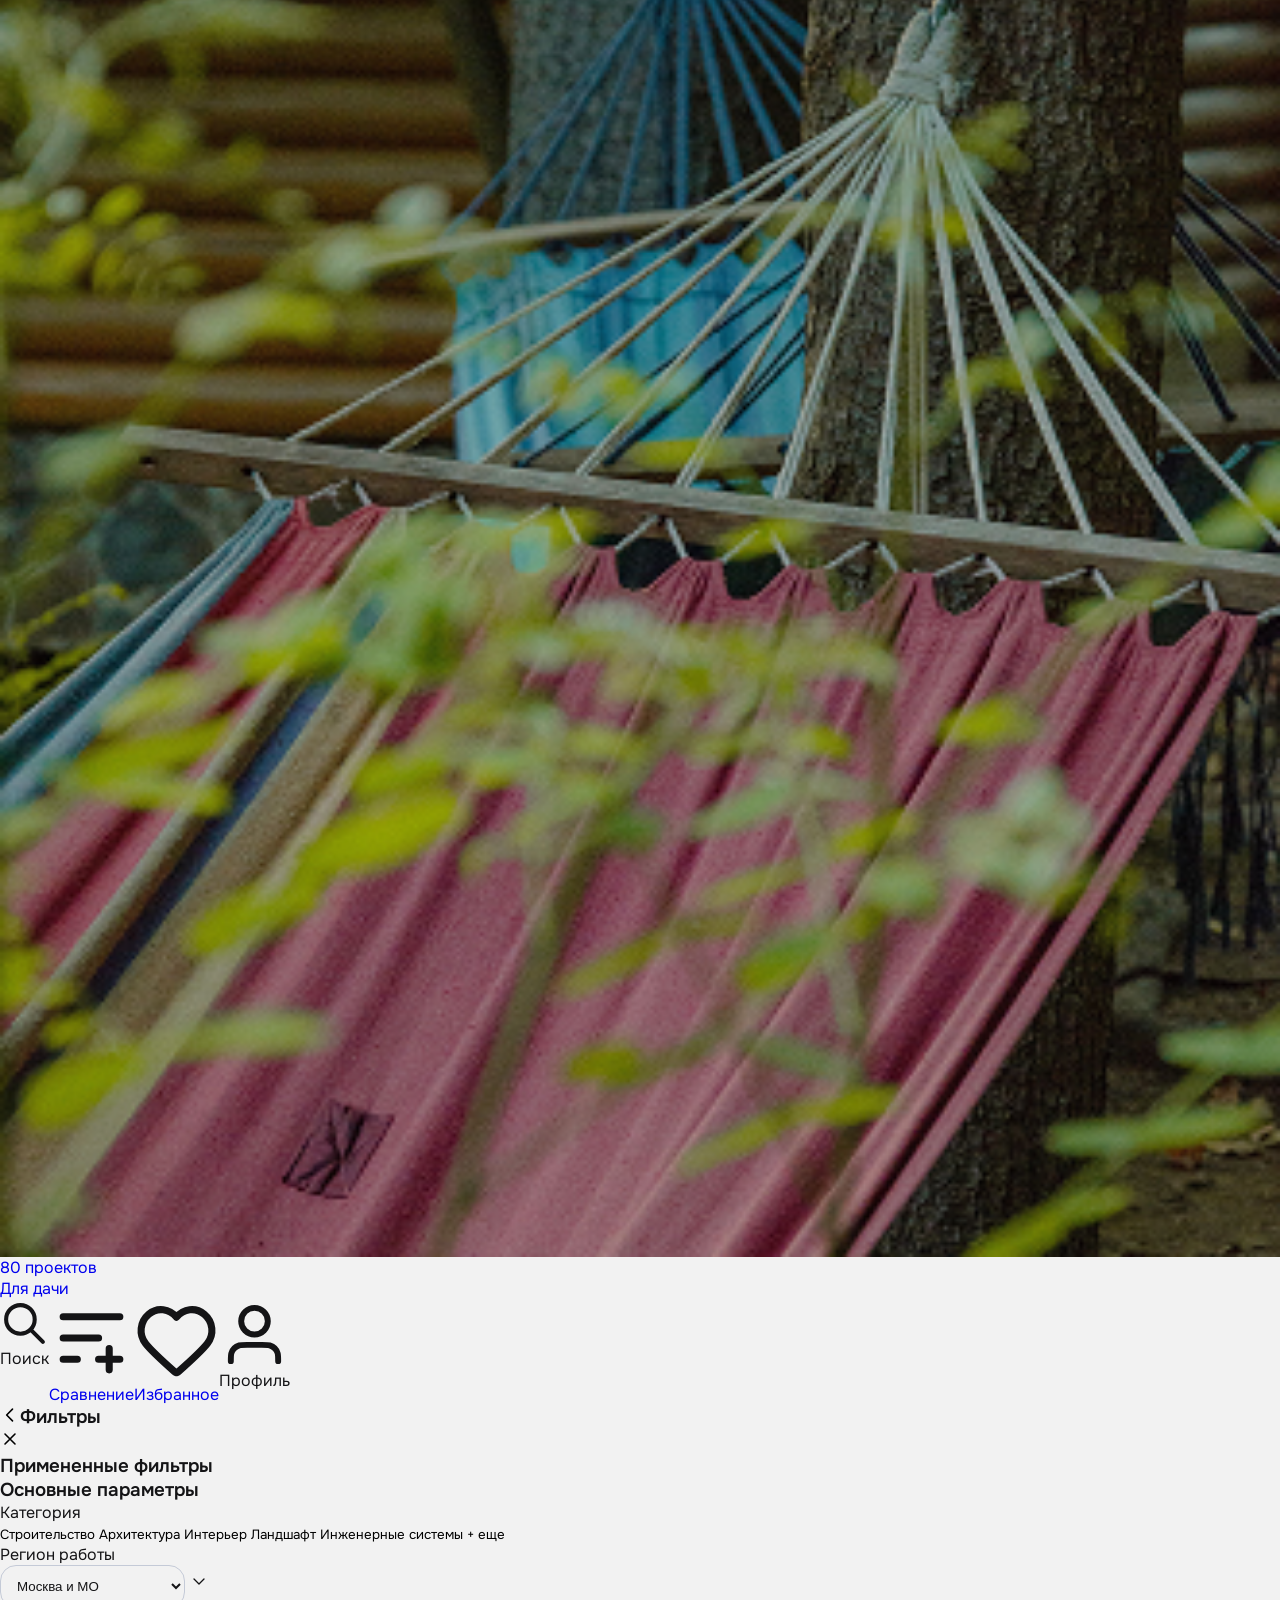
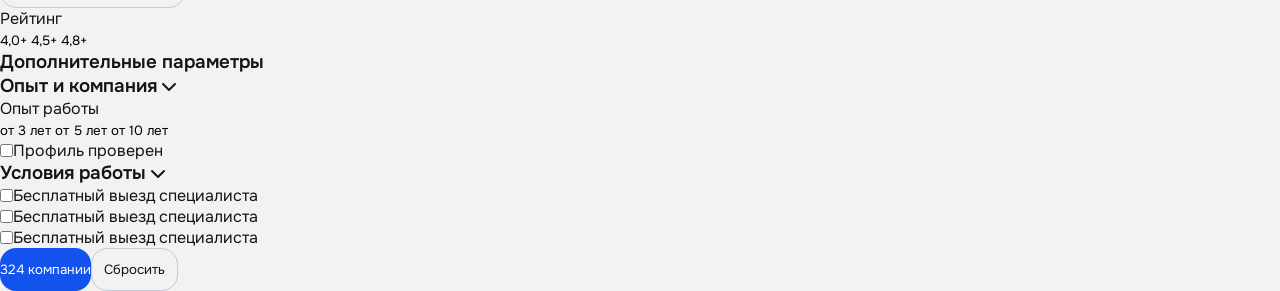
<file: products.html>
<!DOCTYPE html>
<html lang="en">

<head>
    <meta charset="UTF-8">
    <meta name="viewport" content="width=device-width, initial-scale=1.0">
    <title>Prodom</title>
    <link rel="stylesheet" href="./assets/css/style.css">
    <link rel="stylesheet" href="https://cdn.jsdelivr.net/npm/swiper@11/swiper-bundle.min.css" />
    <script src="./assets/js/script.js" defer></script>
</head>

<body class="is-loading">
    <div id="page" class="site">
        <!-- header -->
        <header class="header">
            <div class="container">
                <div class="header__inner ">
                    <div class="header__top">
                        <a class="logo" href="index.html">
                            ProDom
                        </a>

                        <nav aria-label="Основная навигация" class="desktop-nav">
                            <ul class="nav__list">
                                <li class="nav__item"><a class="nav__link" href="index.html">Главная</a></li>
                                <li class="nav__item"><a class="nav__link" href="cases.html">Портфолио</a></li>
                                <li class="nav__item"><a class="nav__link" href="services.html">Услуги</a></li>
                                <li class="nav__item"><a class="nav__link" href="company.html">Компания</a></li>
                                <li class="nav__item"><a class="nav__link" href="blog.html">Блог</a></li>
                                <li class="nav__item"><a class="nav__link" href="contacts.html">Контакты</a></li>
                            </ul>
                        </nav>

                        <div class="header__right">

                            <a href="" class="header__right_btn light--btn js-open-modal">Оставить заявку</a>

                            <button class="burger-btn" id="burgerBtn" type="button">
                                <span></span>
                                <span></span>
                                <span></span>
                            </button>
                        </div>
                    </div>
                </div>
            </div>

            <div class="mobile-menu" id="mobileMenu">
                <div class="mobile-menu__top flex_row">
                    <a class="logo" href="index.html">
                        ProDom
                    </a>
                    <button type="button" class="mobile-menu__close" data-mobile-menu-close aria-label="Закрыть">
                        <svg width="24" height="24" viewBox="0 0 24 24" fill="none" xmlns="http://www.w3.org/2000/svg">
                            <path d="M18 6L6 18M6 6L18 18" stroke="#141416" stroke-width="1.5" stroke-linecap="round"
                                stroke-linejoin="round" />
                        </svg>
                    </button>
                </div>

                <div class="mobile-menu__icons flex_row">
                    <a href="profile.html" class="mobile-menu__icon-item flex_column">
                        <div class="mobile-menu__icon-circle">
                            <svg width="24" height="24" viewBox="0 0 24 24" fill="none"
                                xmlns="http://www.w3.org/2000/svg">
                                <path
                                    d="M20 21C20 19.6044 20 18.9067 19.8278 18.3389C19.44 17.0605 18.4395 16.06 17.1611 15.6722C16.5933 15.5 15.8956 15.5 14.5 15.5H9.5C8.10444 15.5 7.40665 15.5 6.83886 15.6722C5.56045 16.06 4.56004 17.0605 4.17224 18.3389C4 18.9067 4 19.6044 4 21M16.5 7.5C16.5 9.98528 14.4853 12 12 12C9.51472 12 7.5 9.98528 7.5 7.5C7.5 5.01472 9.51472 3 12 3C14.4853 3 16.5 5.01472 16.5 7.5Z"
                                    stroke="#141416" stroke-width="2" stroke-linecap="round" stroke-linejoin="round" />
                            </svg>

                        </div>
                        <p class="micro_medium">Профиль</p>
                    </a>
                    <a href="favorites.html" class="mobile-menu__icon-item flex_column">
                        <div class="mobile-menu__icon-circle">
                            <svg width="24" height="24" viewBox="0 0 24 24" fill="none"
                                xmlns="http://www.w3.org/2000/svg">
                                <path fill-rule="evenodd" clip-rule="evenodd"
                                    d="M11.9932 5.13581C9.9938 2.7984 6.65975 2.16964 4.15469 4.31001C1.64964 6.45038 1.29697 10.029 3.2642 12.5604C4.89982 14.6651 9.84977 19.1041 11.4721 20.5408C11.6536 20.7016 11.7444 20.7819 11.8502 20.8135C11.9426 20.8411 12.0437 20.8411 12.1361 20.8135C12.2419 20.7819 12.3327 20.7016 12.5142 20.5408C14.1365 19.1041 19.0865 14.6651 20.7221 12.5604C22.6893 10.029 22.3797 6.42787 19.8316 4.31001C17.2835 2.19216 13.9925 2.7984 11.9932 5.13581Z"
                                    stroke="#141416" stroke-width="2" stroke-linecap="round" stroke-linejoin="round" />
                            </svg>

                            <span class="mobile-menu__icon-badge" data-favorites-count hidden>0</span>
                        </div>
                        <p class="micro_medium">Избранное</p>
                    </a>
                    <a href="comparison.html" class="mobile-menu__icon-item flex_column">
                        <div class="mobile-menu__icon-circle">
                            <svg width="24" height="24" viewBox="0 0 24 24" fill="none"
                                xmlns="http://www.w3.org/2000/svg">
                                <path d="M4 5L20 5M4 17H8M4 11L14 11M14 17H17M17 17H20M17 17V20M17 17V14"
                                    stroke="#141416" stroke-width="2" stroke-linecap="round" stroke-linejoin="round" />
                            </svg>
                            <span class="mobile-menu__icon-badge" data-compare-count hidden>0</span>
                        </div>
                        <p class="micro_medium">Сравнение</p>
                    </a>
                    <button type="button" class="mobile-menu__icon-item flex_column" data-mobile-menu-search>
                        <div class="mobile-menu__icon-circle">
                            <svg width="24" height="24" viewBox="0 0 24 24" fill="none"
                                xmlns="http://www.w3.org/2000/svg">
                                <path
                                    d="M21 21L15.0001 15M17 10C17 13.866 13.866 17 10 17C6.13401 17 3 13.866 3 10C3 6.13401 6.13401 3 10 3C13.866 3 17 6.13401 17 10Z"
                                    stroke="#141416" stroke-width="2" stroke-linecap="round" stroke-linejoin="round" />
                            </svg>

                        </div>
                        <p class="micro_medium">Поиск</p>
                    </button>
                </div>

                <div class="mobile-menu__divider"></div>

                <div class="mobile-menu__group flex_column">
                    <p class="caption mobile-menu__group-title">Каталог</p>
                    <div class="mobile-menu__list flex_column">
                        <a href="projects.html" class="footer_block__v1_top flex_row mobile-menu__nav-link">
                            <p class="body_medium">Проекты</p>
                            <svg width="7" height="12" viewBox="0 0 7 12" fill="none"
                                xmlns="http://www.w3.org/2000/svg">
                                <path d="M0.75 0.75L5.75 5.75L0.75 10.75" stroke="#6A6C77" stroke-width="1.5"
                                    stroke-linecap="round" stroke-linejoin="round" />
                            </svg>
                        </a>

                        <a href="services.html" class="footer_block__v1_top flex_row mobile-menu__nav-link">
                            <p class="body_medium">Услуги</p>
                            <svg width="7" height="12" viewBox="0 0 7 12" fill="none"
                                xmlns="http://www.w3.org/2000/svg">
                                <path d="M0.75 0.75L5.75 5.75L0.75 10.75" stroke="#6A6C77" stroke-width="1.5"
                                    stroke-linecap="round" stroke-linejoin="round" />
                            </svg>
                        </a>

                        <a href="products.html" class="footer_block__v1_top flex_row mobile-menu__nav-link">
                            <p class="body_medium">Товары</p>
                            <svg width="7" height="12" viewBox="0 0 7 12" fill="none"
                                xmlns="http://www.w3.org/2000/svg">
                                <path d="M0.75 0.75L5.75 5.75L0.75 10.75" stroke="#6A6C77" stroke-width="1.5"
                                    stroke-linecap="round" stroke-linejoin="round" />
                            </svg>
                        </a>

                        <a href="companies.html" class="footer_block__v1_top flex_row mobile-menu__nav-link">
                            <p class="body_medium">Компании</p>
                            <svg width="7" height="12" viewBox="0 0 7 12" fill="none"
                                xmlns="http://www.w3.org/2000/svg">
                                <path d="M0.75 0.75L5.75 5.75L0.75 10.75" stroke="#6A6C77" stroke-width="1.5"
                                    stroke-linecap="round" stroke-linejoin="round" />
                            </svg>
                        </a>
                    </div>
                </div>

                <div class="mobile-menu__divider"></div>

                <div class="mobile-menu__group flex_column">
                    <p class="caption mobile-menu__group-title">Для компаний</p>
                    <div class="mobile-menu__list flex_column">
                        <div class="header_block__v1 flex_column" data-accordion>
                            <div class="footer_block__v1_top flex_row" data-accordion-trigger>
                                <p class="body_medium">Стать партнером</p>
                                <svg width="7" height="12" viewBox="0 0 7 12" fill="none"
                                    xmlns="http://www.w3.org/2000/svg">
                                    <path d="M0.75 0.75L5.75 5.75L0.75 10.75" stroke="#6A6C77" stroke-width="1.5"
                                        stroke-linecap="round" stroke-linejoin="round" />
                                </svg>

                            </div>
                            <div class="footer_block__v1_content" data-accordion-content>
                                <div class="footer_block__v1_content_inner flex_column">
                                    <a href="projects.html" class="body">Все проекты домов</a>
                                </div>
                            </div>
                        </div>

                        <div class="header_block__v1 flex_column" data-accordion>
                            <div class="footer_block__v1_top flex_row" data-accordion-trigger>
                                <p class="body_medium">Войти как партнер</p> <svg width="7" height="12"
                                    viewBox="0 0 7 12" fill="none" xmlns="http://www.w3.org/2000/svg">
                                    <path d="M0.75 0.75L5.75 5.75L0.75 10.75" stroke="#6A6C77" stroke-width="1.5"
                                        stroke-linecap="round" stroke-linejoin="round" />
                                </svg>

                            </div>
                            <div class="footer_block__v1_content" data-accordion-content>
                                <div class="footer_block__v1_content_inner flex_column">
                                    <a href="services.html" class="body">Все услуги</a>
                                </div>
                            </div>
                        </div>
                    </div>
                </div>

                <div class="mobile-menu__divider"></div>

                <div class="mobile-menu__group flex_column">
                    <p class="caption mobile-menu__group-title">Связаться с нами</p>
                    <div class="mobile-menu__contacts flex_column">
                        <a href="tel:+7 (000) 000-00-00" class="body_medium">+7 (000) 000-00-00</a>
                        <a href="mailto:support@prodom.ru" class="body_medium">support@prodom.ru</a>
                        <a href="" target="_blank" class="body_medium">Telegram</a>
                    </div>
                </div>
            </div>
        </header>
        <main id="primary" class="site-main" data-skeleton>


            <!-- company -->
            <section class="text_block__v3 products section container btm_pad top_124__pad">
                <h2 class="title">Товары</h2>
                <div class="text_block__v3_content flex_column">
                    <div class="advertising">
                        <div class="advertising_wrapper advertising_small"></div>
                        <div class="cheap ad_cheap flex_row">
                            <p class="micro">Реклама</p>
                            <svg width="14" height="14" viewBox="0 0 14 14" fill="none"
                                xmlns="http://www.w3.org/2000/svg">
                                <path fill-rule="evenodd" clip-rule="evenodd"
                                    d="M7 12.334C9.94527 12.3339 12.3338 9.94626 12.334 7.00098C12.3338 4.05572 9.94527 1.66712 7 1.66699C4.05474 1.66717 1.66717 4.05575 1.66699 7.00098C1.66717 9.94624 4.05474 12.3338 7 12.334ZM7 5.16699C6.72401 5.16682 6.5 4.94303 6.5 4.66699C6.50036 4.39126 6.72423 4.16717 7 4.16699H7.00586C7.28167 4.16712 7.5055 4.39123 7.50586 4.66699C7.50586 4.94305 7.28189 5.16686 7.00586 5.16699H7ZM7 9.83398C6.72401 9.83381 6.5 9.61002 6.5 9.33398V7.00098C6.50018 6.7251 6.72412 6.50115 7 6.50098C7.27592 6.50111 7.49982 6.72507 7.5 7.00098V9.33398C7.5 9.61005 7.27603 9.83385 7 9.83398Z"
                                    fill="white" />
                            </svg>
                        </div>
                    </div>
                    <div class="projects_filter__group flex_column">
                        <div class="projects_filter__group_top flex_column">
                            <div class="sorting_wrapper" data-sorting>
                                <button class="sorting flex_row caption_medium" type="button" data-sorting-toggle>
                                    <span data-sorting-label>Все категории</span>
                                    <svg class="sorting__arrow" width="12" height="7" viewBox="0 0 12 7" fill="none"
                                        xmlns="http://www.w3.org/2000/svg">
                                        <path d="M0.649902 0.649994L5.6499 5.64999L10.6499 0.649994" stroke="#141416"
                                            stroke-width="1.3" stroke-linecap="round" stroke-linejoin="round" />
                                    </svg>
                                </button>

                                <div class="card_more__modal sorting__modal sorting__modal--left">
                                    <div class="card_more__modal_wrapper sorting__list flex_column">
                                        <button class="more_modal__item sorting__item active flex_row" type="button"
                                            data-sorting-value="popular">
                                            <p class="caption">По популярности</p>
                                            <svg class="sorting__check" width="16" height="16" viewBox="0 0 16 16"
                                                fill="none" xmlns="http://www.w3.org/2000/svg">
                                                <path d="M13.3334 4L6.00008 11.3333L2.66675 8" stroke="#141416"
                                                    stroke-width="1.5" stroke-linecap="round" stroke-linejoin="round" />
                                            </svg>
                                        </button>
                                        <button class="more_modal__item sorting__item flex_row" type="button"
                                            data-sorting-value="cheap">
                                            <p class="caption">Сначала дешевле</p>
                                            <svg class="sorting__check" width="16" height="16" viewBox="0 0 16 16"
                                                fill="none" xmlns="http://www.w3.org/2000/svg">
                                                <path d="M13.3334 4L6.00008 11.3333L2.66675 8" stroke="#141416"
                                                    stroke-width="1.5" stroke-linecap="round" stroke-linejoin="round" />
                                            </svg>
                                        </button>
                                        <button class="more_modal__item sorting__item flex_row" type="button"
                                            data-sorting-value="expensive">
                                            <p class="caption">Сначала дороже</p>
                                            <svg class="sorting__check" width="16" height="16" viewBox="0 0 16 16"
                                                fill="none" xmlns="http://www.w3.org/2000/svg">
                                                <path d="M13.3334 4L6.00008 11.3333L2.66675 8" stroke="#141416"
                                                    stroke-width="1.5" stroke-linecap="round" stroke-linejoin="round" />
                                            </svg>
                                        </button>
                                    </div>
                                </div>
                            </div>
                            <div class="banner_filter__btm flex_row">
                                <input type="text" placeholder="Найти товар..."
                                    class="filter_input__button buttons_medium button_border">
                                <a href="" class="button_border projects icon_btn">
                                    <span class="filter_bage">3</span>
                                    <svg width="20" height="20" viewBox="0 0 20 20" fill="none"
                                        xmlns="http://www.w3.org/2000/svg">
                                        <path
                                            d="M3 6.88888H12.3333M12.3333 6.88888C12.3333 8.17754 13.378 9.22221 14.6667 9.22221C15.9554 9.22221 17 8.17754 17 6.88888C17 5.60021 15.9554 4.55554 14.6667 4.55554C13.378 4.55554 12.3333 5.60021 12.3333 6.88888ZM7.66667 13.1111H17M7.66667 13.1111C7.66667 14.3998 6.62199 15.4444 5.33333 15.4444C4.04467 15.4444 3 14.3998 3 13.1111C3 11.8224 4.04467 10.7778 5.33333 10.7778C6.62199 10.7778 7.66667 11.8224 7.66667 13.1111Z"
                                            stroke="#141416" stroke-width="1.4" stroke-linecap="round"
                                            stroke-linejoin="round" />
                                    </svg>
                                </a>
                                <a href="" class="search_btn" hidden><svg width="20" height="20" viewBox="0 0 20 20" fill="none"
                                        xmlns="http://www.w3.org/2000/svg">
                                        <path
                                            d="M17.5 17.5L12.5001 12.5M14.1667 8.33333C14.1667 11.555 11.555 14.1667 8.33333 14.1667C5.11168 14.1667 2.5 11.555 2.5 8.33333C2.5 5.11168 5.11168 2.5 8.33333 2.5C11.555 2.5 14.1667 5.11168 14.1667 8.33333Z"
                                            stroke="white" stroke-width="1.5" stroke-linecap="round" stroke-linejoin="round" />
                                    </svg>
                                </a>
</div>
                            <div class="projects_filter flex_row" id="productsFilterList" hidden>

                                <button class="button_border caption_medium" id="productsFilterReset">Сбросить все</button>
                            </div>
                        </div>
                        <div class="sorting_wrapper flex_row">
                            <p class="body_medium">324 проекта</p>
                            <div class="sorting_wrapper" data-sorting>
                                <button class="sorting flex_row caption_medium" type="button" data-sorting-toggle>
                                    <span data-sorting-label>По популярности</span>
                                    <svg class="sorting__arrow" width="12" height="7" viewBox="0 0 12 7" fill="none"
                                        xmlns="http://www.w3.org/2000/svg">
                                        <path d="M0.649902 0.649994L5.6499 5.64999L10.6499 0.649994" stroke="#141416"
                                            stroke-width="1.3" stroke-linecap="round" stroke-linejoin="round" />
                                    </svg>
                                </button>

                                <div class="card_more__modal sorting__modal">
                                    <div class="card_more__modal_wrapper sorting__list flex_column">
                                        <button class="more_modal__item sorting__item active flex_row" type="button"
                                            data-sorting-value="popular">
                                            <p class="caption">По популярности</p>
                                            <svg class="sorting__check" width="16" height="16" viewBox="0 0 16 16"
                                                fill="none" xmlns="http://www.w3.org/2000/svg">
                                                <path d="M13.3334 4L6.00008 11.3333L2.66675 8" stroke="#141416"
                                                    stroke-width="1.5" stroke-linecap="round" stroke-linejoin="round" />
                                            </svg>
                                        </button>
                                        <button class="more_modal__item sorting__item flex_row" type="button"
                                            data-sorting-value="cheap">
                                            <p class="caption">Сначала дешевле</p>
                                            <svg class="sorting__check" width="16" height="16" viewBox="0 0 16 16"
                                                fill="none" xmlns="http://www.w3.org/2000/svg">
                                                <path d="M13.3334 4L6.00008 11.3333L2.66675 8" stroke="#141416"
                                                    stroke-width="1.5" stroke-linecap="round" stroke-linejoin="round" />
                                            </svg>
                                        </button>
                                        <button class="more_modal__item sorting__item flex_row" type="button"
                                            data-sorting-value="expensive">
                                            <p class="caption">Сначала дороже</p>
                                            <svg class="sorting__check" width="16" height="16" viewBox="0 0 16 16"
                                                fill="none" xmlns="http://www.w3.org/2000/svg">
                                                <path d="M13.3334 4L6.00008 11.3333L2.66675 8" stroke="#141416"
                                                    stroke-width="1.5" stroke-linecap="round" stroke-linejoin="round" />
                                            </svg>
                                        </button>
                                    </div>
                                </div>
                            </div>
                        </div>
                    </div>
                    <div class="text_block__v3_cards grid-2">
                        <div class="popular_card popular_card__v2 flex_column">
                            <div class="popular_card__media">
                                <div class="popular_card__top">
                                    <div class="popular_card__top_left micro cheap project_cheap">
                                        <div class="popular_card__top_left micro_medium">
                                            <div class="popular_card_rating flex_row gap_4">
                                                <svg width="14" height="14" viewBox="0 0 14 14" fill="none"
                                                    xmlns="http://www.w3.org/2000/svg">
                                                    <path
                                                        d="M6.62374 2.09994C6.74452 1.84319 6.80497 1.71482 6.88695 1.6738C6.9583 1.63811 7.04123 1.63811 7.11258 1.6738C7.19462 1.71482 7.25501 1.84319 7.37584 2.09994L8.52215 4.53575C8.5578 4.61155 8.57562 4.64945 8.60167 4.67888C8.62479 4.70493 8.65247 4.72604 8.68319 4.74103C8.71795 4.75797 8.75779 4.76408 8.83752 4.77631L11.4016 5.16942C11.6717 5.21081 11.8066 5.23151 11.8691 5.30068C11.9235 5.36086 11.949 5.44357 11.9387 5.52575C11.9268 5.62022 11.8291 5.72009 11.6336 5.91979L9.77886 7.81458C9.72109 7.87363 9.69215 7.90321 9.67349 7.93835C9.65698 7.96942 9.64639 8.00362 9.6423 8.03897C9.63769 8.07889 9.6445 8.12062 9.65813 8.20404L10.0958 10.8804C10.1419 11.1627 10.165 11.3038 10.1216 11.3876C10.0839 11.4604 10.0169 11.5116 9.93911 11.5267C9.84973 11.544 9.7289 11.4774 9.48724 11.3441L7.19498 10.0796C7.12353 10.0403 7.08783 10.0206 7.0502 10.0128C7.01691 10.006 6.98262 10.006 6.94934 10.0128C6.9117 10.0206 6.876 10.0403 6.8046 10.0796L4.5123 11.3441C4.27064 11.4774 4.1498 11.544 4.06045 11.5267C3.98272 11.5116 3.91564 11.4604 3.87791 11.3876C3.83453 11.3038 3.85761 11.1627 3.90376 10.8804L4.34139 8.20404C4.35503 8.12062 4.36186 8.07889 4.35724 8.03897C4.35315 8.00362 4.34256 7.96942 4.32604 7.93835C4.30739 7.90321 4.27848 7.87363 4.22067 7.81458L2.36596 5.91979C2.17048 5.72009 2.07274 5.62022 2.06085 5.52575C2.0505 5.44357 2.07606 5.36086 2.13043 5.30068C2.19291 5.23151 2.32791 5.21081 2.59792 5.16942L5.16202 4.77631C5.24176 4.76408 5.28163 4.75797 5.31635 4.74103C5.34709 4.72604 5.37477 4.70493 5.39785 4.67888C5.42392 4.64945 5.44175 4.61155 5.47742 4.53575L6.62374 2.09994Z"
                                                        fill="white" stroke="white" stroke-width="1.3"
                                                        stroke-linecap="round" stroke-linejoin="round" />
                                                </svg>

                                                <p class="micro_medium">5,0</p>
                                                <a href="#" class="popular_card_rating__source"><svg width="14"
                                                        height="14" viewBox="0 0 14 14" fill="none"
                                                        xmlns="http://www.w3.org/2000/svg">
                                                        <g clip-path="url(#clip0_879_1895)">
                                                            <path
                                                                d="M0 7C0 3.1339 3.1332 0 7 0C10.8654 0 14 3.1339 14 7C14 10.8661 10.8654 14 7 14C3.1332 14 0 10.8661 0 7Z"
                                                                fill="#FC3F1D" />
                                                            <path
                                                                d="M7.896 3.9662H7.2492C6.0634 3.9662 5.4397 4.5668 5.4397 5.4523C5.4397 6.4533 5.8709 6.9223 6.7564 7.5236L7.4879 8.0164L5.3858 11.1573H3.815L5.7015 8.3475C4.6165 7.5698 4.0075 6.8145 4.0075 5.537C4.0075 3.9354 5.124 2.842 7.2415 2.842H9.3436V11.1496H7.896V3.9662Z"
                                                                fill="white" />
                                                        </g>
                                                        <defs>
                                                            <clipPath id="clip0_879_1895">
                                                                <rect width="14" height="14" fill="white" />
                                                            </clipPath>
                                                        </defs>
                                                    </svg>
                                                </a>
                                            </div>
                                        </div>
                                    </div>
                                    <button class="popular_card__like" type="button" aria-label="В избранное">
                                        <svg width="24" height="24" viewBox="0 0 24 24" fill="none"
                                            xmlns="http://www.w3.org/2000/svg">
                                            <path fill-rule="evenodd" clip-rule="evenodd"
                                                d="M11.9932 5.13581C9.9938 2.7984 6.65975 2.16964 4.15469 4.31001C1.64964 6.45038 1.29697 10.029 3.2642 12.5604C4.89982 14.6651 9.84977 19.1041 11.4721 20.5408C11.6536 20.7016 11.7444 20.7819 11.8502 20.8135C11.9426 20.8411 12.0437 20.8411 12.1361 20.8135C12.2419 20.7819 12.3327 20.7016 12.5142 20.5408C14.1365 19.1041 19.0865 14.6651 20.7221 12.5604C22.6893 10.029 22.3797 6.42787 19.8316 4.31001C17.2835 2.19216 13.9925 2.7984 11.9932 5.13581Z"
                                                stroke="white" stroke-width="2" stroke-linecap="round"
                                                stroke-linejoin="round" />
                                        </svg>
                                    </button>
                                </div>

                                <a href="product_page.html"><img src="./assets/images/products/64a12d48ed0d9d96f6a688eedec4c061588b2442.png" alt=""
                                    class="popular_card__v2"></a>

                            </div>

                            <div class="popular_card__bottom_wrapper flex_column">
                                <div class="popular_card__bottom flex_row">
                                    <div class="popular_card__bottom_left">
                                        <div class="company_name flex_row">
                                            <h3 class="body_medium">Панорамное окно ALU 75</h3>

                                        </div>
                                        <div class="description flex_row micro">
                                            <p>Алюминий</p> · <p>2-камерный</p>
                                        </div>
                                    </div>
                                    <svg class="popular_card__more" width="24" height="24" viewBox="0 0 24 24"
                                        fill="none" xmlns="http://www.w3.org/2000/svg">
                                        <path
                                            d="M12 13C12.5523 13 13 12.5523 13 12C13 11.4477 12.5523 11 12 11C11.4477 11 11 11.4477 11 12C11 12.5523 11.4477 13 12 13Z"
                                            fill="#141416" stroke="#141416" stroke-width="2" stroke-linecap="round"
                                            stroke-linejoin="round" />
                                        <path
                                            d="M19 13C19.5523 13 20 12.5523 20 12C20 11.4477 19.5523 11 19 11C18.4477 11 18 11.4477 18 12C18 12.5523 18.4477 13 19 13Z"
                                            fill="#141416" stroke="#141416" stroke-width="2" stroke-linecap="round"
                                            stroke-linejoin="round" />
                                        <path
                                            d="M5 13C5.55228 13 6 12.5523 6 12C6 11.4477 5.55228 11 5 11C4.44772 11 4 11.4477 4 12C4 12.5523 4.44772 13 5 13Z"
                                            fill="#141416" stroke="#141416" stroke-width="2" stroke-linecap="round"
                                            stroke-linejoin="round" />
                                    </svg>
                                    <div class="card_more__modal card_more__modal--below">
                                        <div class="card_more__modal_wrapper flex_column">
                                            <a href="product_page.html"><div class="more_modal__item flex_row">
                                                <p class="caption">О компании</p>
                                                <svg width="18" height="18" viewBox="0 0 18 18" fill="none"
                                                    xmlns="http://www.w3.org/2000/svg">
                                                    <path
                                                        d="M1.81509 9.5349C1.71296 9.37313 1.66188 9.29228 1.63329 9.16755C1.61182 9.07388 1.61182 8.92613 1.63329 8.83245C1.66188 8.70773 1.71296 8.62688 1.81509 8.4651C2.65915 7.12863 5.17155 3.75 9.0003 3.75C12.8291 3.75 15.3415 7.12863 16.1855 8.4651C16.2877 8.62688 16.3388 8.70773 16.3673 8.83245C16.3888 8.92613 16.3888 9.07388 16.3673 9.16755C16.3388 9.29228 16.2877 9.37313 16.1855 9.5349C15.3415 10.8714 12.8291 14.25 9.0003 14.25C5.17155 14.25 2.65915 10.8714 1.81509 9.5349Z"
                                                        stroke="#141416" stroke-width="1.3" stroke-linecap="round"
                                                        stroke-linejoin="round" />
                                                    <path
                                                        d="M9.00049 11.25C10.2432 11.25 11.2505 10.2427 11.2505 9C11.2505 7.75732 10.2432 6.75 9.00049 6.75C7.75781 6.75 6.75049 7.75732 6.75049 9C6.75049 10.2427 7.75781 11.25 9.00049 11.25Z"
                                                        stroke="#141416" stroke-width="1.3" stroke-linecap="round"
                                                        stroke-linejoin="round" />
                                                </svg>
                                            </div></a>
                                            <div class="more_modal__item flex_row">
                                                <p class="caption">Поделиться</p>
                                                <svg width="18" height="18" viewBox="0 0 18 18" fill="none"
                                                    xmlns="http://www.w3.org/2000/svg">
                                                    <path
                                                        d="M15.75 9V12.15C15.75 13.4102 15.75 14.0401 15.5048 14.5215C15.2891 14.9449 14.9449 15.2891 14.5215 15.5048C14.0401 15.75 13.4102 15.75 12.15 15.75H5.85C4.58988 15.75 3.95982 15.75 3.47852 15.5048C3.05516 15.2891 2.71095 14.9449 2.49524 14.5215C2.25 14.0401 2.25 13.4102 2.25 12.15V9M6 5.25L9 2.25L12 5.25M9 2.25V11.25"
                                                        stroke="#141416" stroke-width="1.3" stroke-linecap="round"
                                                        stroke-linejoin="round" />
                                                </svg>
                                            </div>
                                            <div class="more_modal__item flex_row">
                                                <p class="caption">Избранное</p>
                                                <svg width="18" height="18" viewBox="0 0 18 18" fill="none"
                                                    xmlns="http://www.w3.org/2000/svg">
                                                    <path fill-rule="evenodd" clip-rule="evenodd"
                                                        d="M8.9949 3.85186C7.49535 2.0988 4.99481 1.62723 3.11602 3.23251C1.23723 4.83779 0.972728 7.52175 2.44815 9.4203C3.67487 10.9988 7.38733 14.3281 8.60408 15.4056C8.7402 15.5262 8.8083 15.5864 8.88765 15.6101C8.95695 15.6308 9.03277 15.6308 9.10207 15.6101C9.18142 15.5864 9.24953 15.5262 9.38565 15.4056C10.6024 14.3281 14.3149 10.9988 15.5416 9.4203C17.017 7.52175 16.7848 4.8209 14.8737 3.23251C12.9626 1.64412 10.4944 2.0988 8.9949 3.85186Z"
                                                        stroke="#141416" stroke-width="1.3" stroke-linecap="round"
                                                        stroke-linejoin="round" />
                                                </svg>
                                            </div>
                                        </div>
                                    </div>
                                </div>
                                <div class="popular_card__top_left">
                                    <p class="caption_medium">от 48 900 ₽</p>
                                </div>
                            </div>
                        </div>
                        <div class="popular_card popular_card__v2 flex_column">
                            <div class="popular_card__media">
                                <div class="popular_card__top">
                                    <div class="popular_card__top_left micro cheap project_cheap">
                                        <div class="popular_card__top_left micro_medium">
                                            <div class="popular_card_rating flex_row gap_4">
                                                <svg width="14" height="14" viewBox="0 0 14 14" fill="none"
                                                    xmlns="http://www.w3.org/2000/svg">
                                                    <path
                                                        d="M6.62374 2.09994C6.74452 1.84319 6.80497 1.71482 6.88695 1.6738C6.9583 1.63811 7.04123 1.63811 7.11258 1.6738C7.19462 1.71482 7.25501 1.84319 7.37584 2.09994L8.52215 4.53575C8.5578 4.61155 8.57562 4.64945 8.60167 4.67888C8.62479 4.70493 8.65247 4.72604 8.68319 4.74103C8.71795 4.75797 8.75779 4.76408 8.83752 4.77631L11.4016 5.16942C11.6717 5.21081 11.8066 5.23151 11.8691 5.30068C11.9235 5.36086 11.949 5.44357 11.9387 5.52575C11.9268 5.62022 11.8291 5.72009 11.6336 5.91979L9.77886 7.81458C9.72109 7.87363 9.69215 7.90321 9.67349 7.93835C9.65698 7.96942 9.64639 8.00362 9.6423 8.03897C9.63769 8.07889 9.6445 8.12062 9.65813 8.20404L10.0958 10.8804C10.1419 11.1627 10.165 11.3038 10.1216 11.3876C10.0839 11.4604 10.0169 11.5116 9.93911 11.5267C9.84973 11.544 9.7289 11.4774 9.48724 11.3441L7.19498 10.0796C7.12353 10.0403 7.08783 10.0206 7.0502 10.0128C7.01691 10.006 6.98262 10.006 6.94934 10.0128C6.9117 10.0206 6.876 10.0403 6.8046 10.0796L4.5123 11.3441C4.27064 11.4774 4.1498 11.544 4.06045 11.5267C3.98272 11.5116 3.91564 11.4604 3.87791 11.3876C3.83453 11.3038 3.85761 11.1627 3.90376 10.8804L4.34139 8.20404C4.35503 8.12062 4.36186 8.07889 4.35724 8.03897C4.35315 8.00362 4.34256 7.96942 4.32604 7.93835C4.30739 7.90321 4.27848 7.87363 4.22067 7.81458L2.36596 5.91979C2.17048 5.72009 2.07274 5.62022 2.06085 5.52575C2.0505 5.44357 2.07606 5.36086 2.13043 5.30068C2.19291 5.23151 2.32791 5.21081 2.59792 5.16942L5.16202 4.77631C5.24176 4.76408 5.28163 4.75797 5.31635 4.74103C5.34709 4.72604 5.37477 4.70493 5.39785 4.67888C5.42392 4.64945 5.44175 4.61155 5.47742 4.53575L6.62374 2.09994Z"
                                                        fill="white" stroke="white" stroke-width="1.3"
                                                        stroke-linecap="round" stroke-linejoin="round" />
                                                </svg>

                                                <p class="micro_medium">5,0</p>
                                                <a href="#" class="popular_card_rating__source"><svg width="14"
                                                        height="14" viewBox="0 0 14 14" fill="none"
                                                        xmlns="http://www.w3.org/2000/svg">
                                                        <g clip-path="url(#clip0_879_1895)">
                                                            <path
                                                                d="M0 7C0 3.1339 3.1332 0 7 0C10.8654 0 14 3.1339 14 7C14 10.8661 10.8654 14 7 14C3.1332 14 0 10.8661 0 7Z"
                                                                fill="#FC3F1D" />
                                                            <path
                                                                d="M7.896 3.9662H7.2492C6.0634 3.9662 5.4397 4.5668 5.4397 5.4523C5.4397 6.4533 5.8709 6.9223 6.7564 7.5236L7.4879 8.0164L5.3858 11.1573H3.815L5.7015 8.3475C4.6165 7.5698 4.0075 6.8145 4.0075 5.537C4.0075 3.9354 5.124 2.842 7.2415 2.842H9.3436V11.1496H7.896V3.9662Z"
                                                                fill="white" />
                                                        </g>
                                                        <defs>
                                                            <clipPath id="clip0_879_1895">
                                                                <rect width="14" height="14" fill="white" />
                                                            </clipPath>
                                                        </defs>
                                                    </svg>
                                                </a>
                                            </div>
                                        </div>
                                    </div>
                                    <button class="popular_card__like" type="button" aria-label="В избранное">
                                        <svg width="24" height="24" viewBox="0 0 24 24" fill="none"
                                            xmlns="http://www.w3.org/2000/svg">
                                            <path fill-rule="evenodd" clip-rule="evenodd"
                                                d="M11.9932 5.13581C9.9938 2.7984 6.65975 2.16964 4.15469 4.31001C1.64964 6.45038 1.29697 10.029 3.2642 12.5604C4.89982 14.6651 9.84977 19.1041 11.4721 20.5408C11.6536 20.7016 11.7444 20.7819 11.8502 20.8135C11.9426 20.8411 12.0437 20.8411 12.1361 20.8135C12.2419 20.7819 12.3327 20.7016 12.5142 20.5408C14.1365 19.1041 19.0865 14.6651 20.7221 12.5604C22.6893 10.029 22.3797 6.42787 19.8316 4.31001C17.2835 2.19216 13.9925 2.7984 11.9932 5.13581Z"
                                                stroke="white" stroke-width="2" stroke-linecap="round"
                                                stroke-linejoin="round" />
                                        </svg>
                                    </button>
                                </div>

                                <a href="product_page.html"><img src="./assets/images/products/64a12d48ed0d9d96f6a688eedec4c061588b2442.png" alt=""
                                    class="popular_card__v2"></a>

                            </div>

                            <div class="popular_card__bottom_wrapper flex_column">
                                <div class="popular_card__bottom flex_row">
                                    <div class="popular_card__bottom_left">
                                        <div class="company_name flex_row">
                                            <h3 class="body_medium">Панорамное окно ALU 75</h3>

                                        </div>
                                        <div class="description flex_row micro">
                                            <p>Алюминий</p> · <p>2-камерный</p>
                                        </div>
                                    </div>
                                    <svg class="popular_card__more" width="24" height="24" viewBox="0 0 24 24"
                                        fill="none" xmlns="http://www.w3.org/2000/svg">
                                        <path
                                            d="M12 13C12.5523 13 13 12.5523 13 12C13 11.4477 12.5523 11 12 11C11.4477 11 11 11.4477 11 12C11 12.5523 11.4477 13 12 13Z"
                                            fill="#141416" stroke="#141416" stroke-width="2" stroke-linecap="round"
                                            stroke-linejoin="round" />
                                        <path
                                            d="M19 13C19.5523 13 20 12.5523 20 12C20 11.4477 19.5523 11 19 11C18.4477 11 18 11.4477 18 12C18 12.5523 18.4477 13 19 13Z"
                                            fill="#141416" stroke="#141416" stroke-width="2" stroke-linecap="round"
                                            stroke-linejoin="round" />
                                        <path
                                            d="M5 13C5.55228 13 6 12.5523 6 12C6 11.4477 5.55228 11 5 11C4.44772 11 4 11.4477 4 12C4 12.5523 4.44772 13 5 13Z"
                                            fill="#141416" stroke="#141416" stroke-width="2" stroke-linecap="round"
                                            stroke-linejoin="round" />
                                    </svg>
                                    <div class="card_more__modal card_more__modal--below">
                                        <div class="card_more__modal_wrapper flex_column">
                                            <a href="product_page.html"><div class="more_modal__item flex_row">
                                                <p class="caption">О компании</p>
                                                <svg width="18" height="18" viewBox="0 0 18 18" fill="none"
                                                    xmlns="http://www.w3.org/2000/svg">
                                                    <path
                                                        d="M1.81509 9.5349C1.71296 9.37313 1.66188 9.29228 1.63329 9.16755C1.61182 9.07388 1.61182 8.92613 1.63329 8.83245C1.66188 8.70773 1.71296 8.62688 1.81509 8.4651C2.65915 7.12863 5.17155 3.75 9.0003 3.75C12.8291 3.75 15.3415 7.12863 16.1855 8.4651C16.2877 8.62688 16.3388 8.70773 16.3673 8.83245C16.3888 8.92613 16.3888 9.07388 16.3673 9.16755C16.3388 9.29228 16.2877 9.37313 16.1855 9.5349C15.3415 10.8714 12.8291 14.25 9.0003 14.25C5.17155 14.25 2.65915 10.8714 1.81509 9.5349Z"
                                                        stroke="#141416" stroke-width="1.3" stroke-linecap="round"
                                                        stroke-linejoin="round" />
                                                    <path
                                                        d="M9.00049 11.25C10.2432 11.25 11.2505 10.2427 11.2505 9C11.2505 7.75732 10.2432 6.75 9.00049 6.75C7.75781 6.75 6.75049 7.75732 6.75049 9C6.75049 10.2427 7.75781 11.25 9.00049 11.25Z"
                                                        stroke="#141416" stroke-width="1.3" stroke-linecap="round"
                                                        stroke-linejoin="round" />
                                                </svg>
                                            </div></a>
                                            <div class="more_modal__item flex_row">
                                                <p class="caption">Поделиться</p>
                                                <svg width="18" height="18" viewBox="0 0 18 18" fill="none"
                                                    xmlns="http://www.w3.org/2000/svg">
                                                    <path
                                                        d="M15.75 9V12.15C15.75 13.4102 15.75 14.0401 15.5048 14.5215C15.2891 14.9449 14.9449 15.2891 14.5215 15.5048C14.0401 15.75 13.4102 15.75 12.15 15.75H5.85C4.58988 15.75 3.95982 15.75 3.47852 15.5048C3.05516 15.2891 2.71095 14.9449 2.49524 14.5215C2.25 14.0401 2.25 13.4102 2.25 12.15V9M6 5.25L9 2.25L12 5.25M9 2.25V11.25"
                                                        stroke="#141416" stroke-width="1.3" stroke-linecap="round"
                                                        stroke-linejoin="round" />
                                                </svg>
                                            </div>
                                            <div class="more_modal__item flex_row">
                                                <p class="caption">Избранное</p>
                                                <svg width="18" height="18" viewBox="0 0 18 18" fill="none"
                                                    xmlns="http://www.w3.org/2000/svg">
                                                    <path fill-rule="evenodd" clip-rule="evenodd"
                                                        d="M8.9949 3.85186C7.49535 2.0988 4.99481 1.62723 3.11602 3.23251C1.23723 4.83779 0.972728 7.52175 2.44815 9.4203C3.67487 10.9988 7.38733 14.3281 8.60408 15.4056C8.7402 15.5262 8.8083 15.5864 8.88765 15.6101C8.95695 15.6308 9.03277 15.6308 9.10207 15.6101C9.18142 15.5864 9.24953 15.5262 9.38565 15.4056C10.6024 14.3281 14.3149 10.9988 15.5416 9.4203C17.017 7.52175 16.7848 4.8209 14.8737 3.23251C12.9626 1.64412 10.4944 2.0988 8.9949 3.85186Z"
                                                        stroke="#141416" stroke-width="1.3" stroke-linecap="round"
                                                        stroke-linejoin="round" />
                                                </svg>
                                            </div>
                                        </div>
                                    </div>
                                </div>
                                <div class="popular_card__top_left">
                                    <p class="caption_medium">от 48 900 ₽</p>
                                </div>
                            </div>
                        </div>
                        <div class="popular_card popular_card__v2 flex_column">
                            <div class="popular_card__media">
                                <div class="popular_card__top">
                                    <div class="popular_card__top_left micro cheap project_cheap">
                                        <div class="popular_card__top_left micro_medium">
                                            <div class="popular_card_rating flex_row gap_4">
                                                <svg width="14" height="14" viewBox="0 0 14 14" fill="none"
                                                    xmlns="http://www.w3.org/2000/svg">
                                                    <path
                                                        d="M6.62374 2.09994C6.74452 1.84319 6.80497 1.71482 6.88695 1.6738C6.9583 1.63811 7.04123 1.63811 7.11258 1.6738C7.19462 1.71482 7.25501 1.84319 7.37584 2.09994L8.52215 4.53575C8.5578 4.61155 8.57562 4.64945 8.60167 4.67888C8.62479 4.70493 8.65247 4.72604 8.68319 4.74103C8.71795 4.75797 8.75779 4.76408 8.83752 4.77631L11.4016 5.16942C11.6717 5.21081 11.8066 5.23151 11.8691 5.30068C11.9235 5.36086 11.949 5.44357 11.9387 5.52575C11.9268 5.62022 11.8291 5.72009 11.6336 5.91979L9.77886 7.81458C9.72109 7.87363 9.69215 7.90321 9.67349 7.93835C9.65698 7.96942 9.64639 8.00362 9.6423 8.03897C9.63769 8.07889 9.6445 8.12062 9.65813 8.20404L10.0958 10.8804C10.1419 11.1627 10.165 11.3038 10.1216 11.3876C10.0839 11.4604 10.0169 11.5116 9.93911 11.5267C9.84973 11.544 9.7289 11.4774 9.48724 11.3441L7.19498 10.0796C7.12353 10.0403 7.08783 10.0206 7.0502 10.0128C7.01691 10.006 6.98262 10.006 6.94934 10.0128C6.9117 10.0206 6.876 10.0403 6.8046 10.0796L4.5123 11.3441C4.27064 11.4774 4.1498 11.544 4.06045 11.5267C3.98272 11.5116 3.91564 11.4604 3.87791 11.3876C3.83453 11.3038 3.85761 11.1627 3.90376 10.8804L4.34139 8.20404C4.35503 8.12062 4.36186 8.07889 4.35724 8.03897C4.35315 8.00362 4.34256 7.96942 4.32604 7.93835C4.30739 7.90321 4.27848 7.87363 4.22067 7.81458L2.36596 5.91979C2.17048 5.72009 2.07274 5.62022 2.06085 5.52575C2.0505 5.44357 2.07606 5.36086 2.13043 5.30068C2.19291 5.23151 2.32791 5.21081 2.59792 5.16942L5.16202 4.77631C5.24176 4.76408 5.28163 4.75797 5.31635 4.74103C5.34709 4.72604 5.37477 4.70493 5.39785 4.67888C5.42392 4.64945 5.44175 4.61155 5.47742 4.53575L6.62374 2.09994Z"
                                                        fill="white" stroke="white" stroke-width="1.3"
                                                        stroke-linecap="round" stroke-linejoin="round" />
                                                </svg>

                                                <p class="micro_medium">5,0</p>
                                                <a href="#" class="popular_card_rating__source"><svg width="14"
                                                        height="14" viewBox="0 0 14 14" fill="none"
                                                        xmlns="http://www.w3.org/2000/svg">
                                                        <g clip-path="url(#clip0_879_1895)">
                                                            <path
                                                                d="M0 7C0 3.1339 3.1332 0 7 0C10.8654 0 14 3.1339 14 7C14 10.8661 10.8654 14 7 14C3.1332 14 0 10.8661 0 7Z"
                                                                fill="#FC3F1D" />
                                                            <path
                                                                d="M7.896 3.9662H7.2492C6.0634 3.9662 5.4397 4.5668 5.4397 5.4523C5.4397 6.4533 5.8709 6.9223 6.7564 7.5236L7.4879 8.0164L5.3858 11.1573H3.815L5.7015 8.3475C4.6165 7.5698 4.0075 6.8145 4.0075 5.537C4.0075 3.9354 5.124 2.842 7.2415 2.842H9.3436V11.1496H7.896V3.9662Z"
                                                                fill="white" />
                                                        </g>
                                                        <defs>
                                                            <clipPath id="clip0_879_1895">
                                                                <rect width="14" height="14" fill="white" />
                                                            </clipPath>
                                                        </defs>
                                                    </svg>
                                                </a>
                                            </div>
                                        </div>
                                    </div>
                                    <button class="popular_card__like" type="button" aria-label="В избранное">
                                        <svg width="24" height="24" viewBox="0 0 24 24" fill="none"
                                            xmlns="http://www.w3.org/2000/svg">
                                            <path fill-rule="evenodd" clip-rule="evenodd"
                                                d="M11.9932 5.13581C9.9938 2.7984 6.65975 2.16964 4.15469 4.31001C1.64964 6.45038 1.29697 10.029 3.2642 12.5604C4.89982 14.6651 9.84977 19.1041 11.4721 20.5408C11.6536 20.7016 11.7444 20.7819 11.8502 20.8135C11.9426 20.8411 12.0437 20.8411 12.1361 20.8135C12.2419 20.7819 12.3327 20.7016 12.5142 20.5408C14.1365 19.1041 19.0865 14.6651 20.7221 12.5604C22.6893 10.029 22.3797 6.42787 19.8316 4.31001C17.2835 2.19216 13.9925 2.7984 11.9932 5.13581Z"
                                                stroke="white" stroke-width="2" stroke-linecap="round"
                                                stroke-linejoin="round" />
                                        </svg>
                                    </button>
                                </div>

                                <a href="product_page.html"><img src="./assets/images/products/64a12d48ed0d9d96f6a688eedec4c061588b2442.png" alt=""
                                    class="popular_card__v2"></a>

                            </div>

                            <div class="popular_card__bottom_wrapper flex_column">
                                <div class="popular_card__bottom flex_row">
                                    <div class="popular_card__bottom_left">
                                        <div class="company_name flex_row">
                                            <h3 class="body_medium">Панорамное окно ALU 75</h3>

                                        </div>
                                        <div class="description flex_row micro">
                                            <p>Алюминий</p> · <p>2-камерный</p>
                                        </div>
                                    </div>
                                    <svg class="popular_card__more" width="24" height="24" viewBox="0 0 24 24"
                                        fill="none" xmlns="http://www.w3.org/2000/svg">
                                        <path
                                            d="M12 13C12.5523 13 13 12.5523 13 12C13 11.4477 12.5523 11 12 11C11.4477 11 11 11.4477 11 12C11 12.5523 11.4477 13 12 13Z"
                                            fill="#141416" stroke="#141416" stroke-width="2" stroke-linecap="round"
                                            stroke-linejoin="round" />
                                        <path
                                            d="M19 13C19.5523 13 20 12.5523 20 12C20 11.4477 19.5523 11 19 11C18.4477 11 18 11.4477 18 12C18 12.5523 18.4477 13 19 13Z"
                                            fill="#141416" stroke="#141416" stroke-width="2" stroke-linecap="round"
                                            stroke-linejoin="round" />
                                        <path
                                            d="M5 13C5.55228 13 6 12.5523 6 12C6 11.4477 5.55228 11 5 11C4.44772 11 4 11.4477 4 12C4 12.5523 4.44772 13 5 13Z"
                                            fill="#141416" stroke="#141416" stroke-width="2" stroke-linecap="round"
                                            stroke-linejoin="round" />
                                    </svg>
                                    <div class="card_more__modal card_more__modal--below">
                                        <div class="card_more__modal_wrapper flex_column">
                                            <a href="product_page.html"><div class="more_modal__item flex_row">
                                                <p class="caption">О компании</p>
                                                <svg width="18" height="18" viewBox="0 0 18 18" fill="none"
                                                    xmlns="http://www.w3.org/2000/svg">
                                                    <path
                                                        d="M1.81509 9.5349C1.71296 9.37313 1.66188 9.29228 1.63329 9.16755C1.61182 9.07388 1.61182 8.92613 1.63329 8.83245C1.66188 8.70773 1.71296 8.62688 1.81509 8.4651C2.65915 7.12863 5.17155 3.75 9.0003 3.75C12.8291 3.75 15.3415 7.12863 16.1855 8.4651C16.2877 8.62688 16.3388 8.70773 16.3673 8.83245C16.3888 8.92613 16.3888 9.07388 16.3673 9.16755C16.3388 9.29228 16.2877 9.37313 16.1855 9.5349C15.3415 10.8714 12.8291 14.25 9.0003 14.25C5.17155 14.25 2.65915 10.8714 1.81509 9.5349Z"
                                                        stroke="#141416" stroke-width="1.3" stroke-linecap="round"
                                                        stroke-linejoin="round" />
                                                    <path
                                                        d="M9.00049 11.25C10.2432 11.25 11.2505 10.2427 11.2505 9C11.2505 7.75732 10.2432 6.75 9.00049 6.75C7.75781 6.75 6.75049 7.75732 6.75049 9C6.75049 10.2427 7.75781 11.25 9.00049 11.25Z"
                                                        stroke="#141416" stroke-width="1.3" stroke-linecap="round"
                                                        stroke-linejoin="round" />
                                                </svg>
                                            </div></a>
                                            <div class="more_modal__item flex_row">
                                                <p class="caption">Поделиться</p>
                                                <svg width="18" height="18" viewBox="0 0 18 18" fill="none"
                                                    xmlns="http://www.w3.org/2000/svg">
                                                    <path
                                                        d="M15.75 9V12.15C15.75 13.4102 15.75 14.0401 15.5048 14.5215C15.2891 14.9449 14.9449 15.2891 14.5215 15.5048C14.0401 15.75 13.4102 15.75 12.15 15.75H5.85C4.58988 15.75 3.95982 15.75 3.47852 15.5048C3.05516 15.2891 2.71095 14.9449 2.49524 14.5215C2.25 14.0401 2.25 13.4102 2.25 12.15V9M6 5.25L9 2.25L12 5.25M9 2.25V11.25"
                                                        stroke="#141416" stroke-width="1.3" stroke-linecap="round"
                                                        stroke-linejoin="round" />
                                                </svg>
                                            </div>
                                            <div class="more_modal__item flex_row">
                                                <p class="caption">Избранное</p>
                                                <svg width="18" height="18" viewBox="0 0 18 18" fill="none"
                                                    xmlns="http://www.w3.org/2000/svg">
                                                    <path fill-rule="evenodd" clip-rule="evenodd"
                                                        d="M8.9949 3.85186C7.49535 2.0988 4.99481 1.62723 3.11602 3.23251C1.23723 4.83779 0.972728 7.52175 2.44815 9.4203C3.67487 10.9988 7.38733 14.3281 8.60408 15.4056C8.7402 15.5262 8.8083 15.5864 8.88765 15.6101C8.95695 15.6308 9.03277 15.6308 9.10207 15.6101C9.18142 15.5864 9.24953 15.5262 9.38565 15.4056C10.6024 14.3281 14.3149 10.9988 15.5416 9.4203C17.017 7.52175 16.7848 4.8209 14.8737 3.23251C12.9626 1.64412 10.4944 2.0988 8.9949 3.85186Z"
                                                        stroke="#141416" stroke-width="1.3" stroke-linecap="round"
                                                        stroke-linejoin="round" />
                                                </svg>
                                            </div>
                                        </div>
                                    </div>
                                </div>
                                <div class="popular_card__top_left">
                                    <p class="caption_medium">от 48 900 ₽</p>
                                </div>
                            </div>
                        </div>
                        <div class="popular_card popular_card__v2 flex_column">
                            <div class="popular_card__media">
                                <div class="popular_card__top">
                                    <div class="popular_card__top_left micro cheap project_cheap">
                                        <div class="popular_card__top_left micro_medium">
                                            <div class="popular_card_rating flex_row gap_4">
                                                <svg width="14" height="14" viewBox="0 0 14 14" fill="none"
                                                    xmlns="http://www.w3.org/2000/svg">
                                                    <path
                                                        d="M6.62374 2.09994C6.74452 1.84319 6.80497 1.71482 6.88695 1.6738C6.9583 1.63811 7.04123 1.63811 7.11258 1.6738C7.19462 1.71482 7.25501 1.84319 7.37584 2.09994L8.52215 4.53575C8.5578 4.61155 8.57562 4.64945 8.60167 4.67888C8.62479 4.70493 8.65247 4.72604 8.68319 4.74103C8.71795 4.75797 8.75779 4.76408 8.83752 4.77631L11.4016 5.16942C11.6717 5.21081 11.8066 5.23151 11.8691 5.30068C11.9235 5.36086 11.949 5.44357 11.9387 5.52575C11.9268 5.62022 11.8291 5.72009 11.6336 5.91979L9.77886 7.81458C9.72109 7.87363 9.69215 7.90321 9.67349 7.93835C9.65698 7.96942 9.64639 8.00362 9.6423 8.03897C9.63769 8.07889 9.6445 8.12062 9.65813 8.20404L10.0958 10.8804C10.1419 11.1627 10.165 11.3038 10.1216 11.3876C10.0839 11.4604 10.0169 11.5116 9.93911 11.5267C9.84973 11.544 9.7289 11.4774 9.48724 11.3441L7.19498 10.0796C7.12353 10.0403 7.08783 10.0206 7.0502 10.0128C7.01691 10.006 6.98262 10.006 6.94934 10.0128C6.9117 10.0206 6.876 10.0403 6.8046 10.0796L4.5123 11.3441C4.27064 11.4774 4.1498 11.544 4.06045 11.5267C3.98272 11.5116 3.91564 11.4604 3.87791 11.3876C3.83453 11.3038 3.85761 11.1627 3.90376 10.8804L4.34139 8.20404C4.35503 8.12062 4.36186 8.07889 4.35724 8.03897C4.35315 8.00362 4.34256 7.96942 4.32604 7.93835C4.30739 7.90321 4.27848 7.87363 4.22067 7.81458L2.36596 5.91979C2.17048 5.72009 2.07274 5.62022 2.06085 5.52575C2.0505 5.44357 2.07606 5.36086 2.13043 5.30068C2.19291 5.23151 2.32791 5.21081 2.59792 5.16942L5.16202 4.77631C5.24176 4.76408 5.28163 4.75797 5.31635 4.74103C5.34709 4.72604 5.37477 4.70493 5.39785 4.67888C5.42392 4.64945 5.44175 4.61155 5.47742 4.53575L6.62374 2.09994Z"
                                                        fill="white" stroke="white" stroke-width="1.3"
                                                        stroke-linecap="round" stroke-linejoin="round" />
                                                </svg>

                                                <p class="micro_medium">5,0</p>
                                                <a href="#" class="popular_card_rating__source"><svg width="14"
                                                        height="14" viewBox="0 0 14 14" fill="none"
                                                        xmlns="http://www.w3.org/2000/svg">
                                                        <g clip-path="url(#clip0_879_1895)">
                                                            <path
                                                                d="M0 7C0 3.1339 3.1332 0 7 0C10.8654 0 14 3.1339 14 7C14 10.8661 10.8654 14 7 14C3.1332 14 0 10.8661 0 7Z"
                                                                fill="#FC3F1D" />
                                                            <path
                                                                d="M7.896 3.9662H7.2492C6.0634 3.9662 5.4397 4.5668 5.4397 5.4523C5.4397 6.4533 5.8709 6.9223 6.7564 7.5236L7.4879 8.0164L5.3858 11.1573H3.815L5.7015 8.3475C4.6165 7.5698 4.0075 6.8145 4.0075 5.537C4.0075 3.9354 5.124 2.842 7.2415 2.842H9.3436V11.1496H7.896V3.9662Z"
                                                                fill="white" />
                                                        </g>
                                                        <defs>
                                                            <clipPath id="clip0_879_1895">
                                                                <rect width="14" height="14" fill="white" />
                                                            </clipPath>
                                                        </defs>
                                                    </svg>
                                                </a>
                                            </div>
                                        </div>
                                    </div>
                                    <button class="popular_card__like" type="button" aria-label="В избранное">
                                        <svg width="24" height="24" viewBox="0 0 24 24" fill="none"
                                            xmlns="http://www.w3.org/2000/svg">
                                            <path fill-rule="evenodd" clip-rule="evenodd"
                                                d="M11.9932 5.13581C9.9938 2.7984 6.65975 2.16964 4.15469 4.31001C1.64964 6.45038 1.29697 10.029 3.2642 12.5604C4.89982 14.6651 9.84977 19.1041 11.4721 20.5408C11.6536 20.7016 11.7444 20.7819 11.8502 20.8135C11.9426 20.8411 12.0437 20.8411 12.1361 20.8135C12.2419 20.7819 12.3327 20.7016 12.5142 20.5408C14.1365 19.1041 19.0865 14.6651 20.7221 12.5604C22.6893 10.029 22.3797 6.42787 19.8316 4.31001C17.2835 2.19216 13.9925 2.7984 11.9932 5.13581Z"
                                                stroke="white" stroke-width="2" stroke-linecap="round"
                                                stroke-linejoin="round" />
                                        </svg>
                                    </button>
                                </div>

                                <a href="product_page.html"><img src="./assets/images/products/64a12d48ed0d9d96f6a688eedec4c061588b2442.png" alt=""
                                    class="popular_card__v2"></a>

                            </div>

                            <div class="popular_card__bottom_wrapper flex_column">
                                <div class="popular_card__bottom flex_row">
                                    <div class="popular_card__bottom_left">
                                        <div class="company_name flex_row">
                                            <h3 class="body_medium">Панорамное окно ALU 75</h3>

                                        </div>
                                        <div class="description flex_row micro">
                                            <p>Алюминий</p> · <p>2-камерный</p>
                                        </div>
                                    </div>
                                    <svg class="popular_card__more" width="24" height="24" viewBox="0 0 24 24"
                                        fill="none" xmlns="http://www.w3.org/2000/svg">
                                        <path
                                            d="M12 13C12.5523 13 13 12.5523 13 12C13 11.4477 12.5523 11 12 11C11.4477 11 11 11.4477 11 12C11 12.5523 11.4477 13 12 13Z"
                                            fill="#141416" stroke="#141416" stroke-width="2" stroke-linecap="round"
                                            stroke-linejoin="round" />
                                        <path
                                            d="M19 13C19.5523 13 20 12.5523 20 12C20 11.4477 19.5523 11 19 11C18.4477 11 18 11.4477 18 12C18 12.5523 18.4477 13 19 13Z"
                                            fill="#141416" stroke="#141416" stroke-width="2" stroke-linecap="round"
                                            stroke-linejoin="round" />
                                        <path
                                            d="M5 13C5.55228 13 6 12.5523 6 12C6 11.4477 5.55228 11 5 11C4.44772 11 4 11.4477 4 12C4 12.5523 4.44772 13 5 13Z"
                                            fill="#141416" stroke="#141416" stroke-width="2" stroke-linecap="round"
                                            stroke-linejoin="round" />
                                    </svg>
                                    <div class="card_more__modal card_more__modal--below">
                                        <div class="card_more__modal_wrapper flex_column">
                                            <a href="product_page.html"><div class="more_modal__item flex_row">
                                                <p class="caption">О компании</p>
                                                <svg width="18" height="18" viewBox="0 0 18 18" fill="none"
                                                    xmlns="http://www.w3.org/2000/svg">
                                                    <path
                                                        d="M1.81509 9.5349C1.71296 9.37313 1.66188 9.29228 1.63329 9.16755C1.61182 9.07388 1.61182 8.92613 1.63329 8.83245C1.66188 8.70773 1.71296 8.62688 1.81509 8.4651C2.65915 7.12863 5.17155 3.75 9.0003 3.75C12.8291 3.75 15.3415 7.12863 16.1855 8.4651C16.2877 8.62688 16.3388 8.70773 16.3673 8.83245C16.3888 8.92613 16.3888 9.07388 16.3673 9.16755C16.3388 9.29228 16.2877 9.37313 16.1855 9.5349C15.3415 10.8714 12.8291 14.25 9.0003 14.25C5.17155 14.25 2.65915 10.8714 1.81509 9.5349Z"
                                                        stroke="#141416" stroke-width="1.3" stroke-linecap="round"
                                                        stroke-linejoin="round" />
                                                    <path
                                                        d="M9.00049 11.25C10.2432 11.25 11.2505 10.2427 11.2505 9C11.2505 7.75732 10.2432 6.75 9.00049 6.75C7.75781 6.75 6.75049 7.75732 6.75049 9C6.75049 10.2427 7.75781 11.25 9.00049 11.25Z"
                                                        stroke="#141416" stroke-width="1.3" stroke-linecap="round"
                                                        stroke-linejoin="round" />
                                                </svg>
                                            </div></a>
                                            <div class="more_modal__item flex_row">
                                                <p class="caption">Поделиться</p>
                                                <svg width="18" height="18" viewBox="0 0 18 18" fill="none"
                                                    xmlns="http://www.w3.org/2000/svg">
                                                    <path
                                                        d="M15.75 9V12.15C15.75 13.4102 15.75 14.0401 15.5048 14.5215C15.2891 14.9449 14.9449 15.2891 14.5215 15.5048C14.0401 15.75 13.4102 15.75 12.15 15.75H5.85C4.58988 15.75 3.95982 15.75 3.47852 15.5048C3.05516 15.2891 2.71095 14.9449 2.49524 14.5215C2.25 14.0401 2.25 13.4102 2.25 12.15V9M6 5.25L9 2.25L12 5.25M9 2.25V11.25"
                                                        stroke="#141416" stroke-width="1.3" stroke-linecap="round"
                                                        stroke-linejoin="round" />
                                                </svg>
                                            </div>
                                            <div class="more_modal__item flex_row">
                                                <p class="caption">Избранное</p>
                                                <svg width="18" height="18" viewBox="0 0 18 18" fill="none"
                                                    xmlns="http://www.w3.org/2000/svg">
                                                    <path fill-rule="evenodd" clip-rule="evenodd"
                                                        d="M8.9949 3.85186C7.49535 2.0988 4.99481 1.62723 3.11602 3.23251C1.23723 4.83779 0.972728 7.52175 2.44815 9.4203C3.67487 10.9988 7.38733 14.3281 8.60408 15.4056C8.7402 15.5262 8.8083 15.5864 8.88765 15.6101C8.95695 15.6308 9.03277 15.6308 9.10207 15.6101C9.18142 15.5864 9.24953 15.5262 9.38565 15.4056C10.6024 14.3281 14.3149 10.9988 15.5416 9.4203C17.017 7.52175 16.7848 4.8209 14.8737 3.23251C12.9626 1.64412 10.4944 2.0988 8.9949 3.85186Z"
                                                        stroke="#141416" stroke-width="1.3" stroke-linecap="round"
                                                        stroke-linejoin="round" />
                                                </svg>
                                            </div>
                                        </div>
                                    </div>
                                </div>
                                <div class="popular_card__top_left">
                                    <p class="caption_medium">от 48 900 ₽</p>
                                </div>
                            </div>
                        </div>
                    </div>
                </div>
                <div class="pagination flex_row">
                    <div class="pagination_str">
                        <svg width="20" height="20" viewBox="0 0 20 20" fill="none" xmlns="http://www.w3.org/2000/svg">
                            <path d="M16.6665 10H3.33317M8.33317 15L3.33317 10L8.33317 5" stroke="#C4CAD7"
                                stroke-width="1.5" stroke-linecap="round" stroke-linejoin="round" />
                        </svg>
                    </div>
                    <div class="pagination_numbers flex_row">
                        <div class="pagination_numbers_item active buttons_medium">1</div>
                        <div class="pagination_numbers_item buttons_medium">2</div>
                        <div class="pagination_numbers_item buttons_medium">...</div>
                        <div class="pagination_numbers_item buttons_medium">54</div>
                    </div>
                    <div class="pagination_str">
                        <svg width="20" height="20" viewBox="0 0 20 20" fill="none" xmlns="http://www.w3.org/2000/svg">
                            <path d="M3.3335 10H16.6668M11.6668 15L16.6668 10L11.6668 5" stroke="#141416"
                                stroke-width="1.5" stroke-linecap="round" stroke-linejoin="round" />
                        </svg>
                    </div>
                </div>
            </section>

            <section class="adv_section section container btm_pad">
                <div class="advertising">
                    <div class="advertising_wrapper advertising_big"></div>
                    <div class="cheap ad_cheap flex_row">
                        <p class="micro">Реклама</p>
                        <svg width="14" height="14" viewBox="0 0 14 14" fill="none" xmlns="http://www.w3.org/2000/svg">
                            <path fill-rule="evenodd" clip-rule="evenodd"
                                d="M7 12.334C9.94527 12.3339 12.3338 9.94626 12.334 7.00098C12.3338 4.05572 9.94527 1.66712 7 1.66699C4.05474 1.66717 1.66717 4.05575 1.66699 7.00098C1.66717 9.94624 4.05474 12.3338 7 12.334ZM7 5.16699C6.72401 5.16682 6.5 4.94303 6.5 4.66699C6.50036 4.39126 6.72423 4.16717 7 4.16699H7.00586C7.28167 4.16712 7.5055 4.39123 7.50586 4.66699C7.50586 4.94305 7.28189 5.16686 7.00586 5.16699H7ZM7 9.83398C6.72401 9.83381 6.5 9.61002 6.5 9.33398V7.00098C6.50018 6.7251 6.72412 6.50115 7 6.50098C7.27592 6.50111 7.49982 6.72507 7.5 7.00098V9.33398C7.5 9.61005 7.27603 9.83385 7 9.83398Z"
                                fill="white" />
                        </svg>
                    </div>
                </div>
            </section>
        </main>
        <footer class="footer container">
            <div class="footer_wrapper card__v2 flex_column">
                <div class="footer_logo flex_column">
                    <h2>ProDom</h2>
                    <p class="buttons">Проекты домов и&nbsp;компании для&nbsp;загородного строительства</p>
                </div>

                <div class="footer_block__content flex_column">
                    <div class="footer_block__v1 flex_column" data-accordion>
                        <div class="footer_block__v1_top flex_row" data-accordion-trigger>
                            <h3>Пользователям</h3>
                            <svg width="14" height="8" viewBox="0 0 14 8" fill="none"
                                xmlns="http://www.w3.org/2000/svg">
                                <path d="M13 1L7 7L1 1" stroke="#141416" stroke-width="2" stroke-linecap="round"
                                    stroke-linejoin="round" />
                            </svg>
                        </div>
                        <div class="footer_block__v1_content" data-accordion-content>
                            <div class="footer_block__v1_content_inner flex_column">
                                <a href="projects.html" class="body">Проекты домов</a>
                                <a href="companies.html" class="body">Компании и специалисты</a>
                                <a href="services.html" class="body">Категории услуг</a>
                                <a href="favorites.html" class="body">Избранное</a>
                                <a href="profile.html" class="body" data-modal-open="login">Войти в личный кабинет</a>
                            </div>
                        </div>
                    </div>

                    <div class="footer_block__v1 flex_column" data-accordion>
                        <div class="footer_block__v1_top flex_row" data-accordion-trigger>
                            <h3>Для компаний</h3>
                            <svg width="14" height="8" viewBox="0 0 14 8" fill="none"
                                xmlns="http://www.w3.org/2000/svg">
                                <path d="M13 1L7 7L1 1" stroke="#141416" stroke-width="2" stroke-linecap="round"
                                    stroke-linejoin="round" />
                            </svg>
                        </div>
                        <div class="footer_block__v1_content" data-accordion-content>
                            <div class="footer_block__v1_content_inner flex_column">
                                <a href="" class="body">Стать партнером</a>
                                <a href="profile" class="body" data-modal-open="login">Войти как партнер</a>
                                <a href="" class="body">Разместить проекты и услуги</a>
                            </div>
                        </div>
                    </div>

                    <div class="footer_block__v1 flex_column" data-accordion>
                        <div class="footer_block__v1_top flex_row" data-accordion-trigger>
                            <h3>Контакты</h3>
                            <svg width="14" height="8" viewBox="0 0 14 8" fill="none"
                                xmlns="http://www.w3.org/2000/svg">
                                <path d="M13 1L7 7L1 1" stroke="#141416" stroke-width="2" stroke-linecap="round"
                                    stroke-linejoin="round" />
                            </svg>
                        </div>
                        <div class="footer_block__v1_content" data-accordion-content>
                            <div class="footer_block__v1_content_inner flex_column">
                                <a href="tel:+7 (000) 000-00-00" class="body">+7 (000) 000-00-00</a>
                                <a href="mailto:support@prodom.ru" class="body">support@prodom.ru</a>
                                <a href="" target="_blank" class="body">Telegram</a>
                                <a href="" target="_blank" class="body">VK</a>
                            </div>
                        </div>
                    </div>
                </div>

                <div class="footer_block__v2 flex_column">
                    <div class="footer_block__v2_top flex_column">
                        <div class="footer_block__v1_top flex_row">
                            <p class="caption">Юридическая информация</p>
                        </div>
                        <div class="footer_block__v1_content flex_column">
                            <a href="" class="body">Политика обработки данных</a>
                            <a href="" class="body">Пользовательское соглашение</a>
                            <a href="" class="body">Файлы cookie</a>
                        </div>
                    </div>
                    <div class="footer_block__v2_content flex_column">
                        <h3>ООО «ПроДом»</h3>
                        <p class="micro">ИНН 7700000000 · ОГРН 0000000000000&nbsp;124482, Москва, Зеленоград,
                            Савёлкинский
                            проезд, д. 4</p>
                    </div>
                    <p class="micro info">Информация о&nbsp;ценах, характеристиках проектов, товарах и&nbsp;услугах
                        предоставлена партнерами ПроДома и&nbsp;носит информационный характер. Актуальную стоимость
                        и&nbsp;условия уточняйте у&nbsp;выбранной компании.</p>
                </div>
            </div>
        </footer>
    </div>

    <div class="registration_modal container" data-modal="favorites-login">
        <div class="registration_modal_wrapper card flex_column">
            <button type="button" class="registration_modal__close" data-modal-close aria-label="Закрыть">
                <svg width="24" height="24" viewBox="0 0 24 24" fill="none" xmlns="http://www.w3.org/2000/svg">
                    <path d="M18 6L6 18M6 6L18 18" stroke="#141416" stroke-width="1.5" stroke-linecap="round"
                        stroke-linejoin="round" />
                </svg>
            </button>
            <h2 class="registration_modal__title">Войдите, чтобы <br> сохранять избранное</h2>
            <form action="#" class="text_block__v8--form form_section">
                <div class="form_section__fields">
                    <div class="form_group">
                        <label for="tel" class="form_label caption_medium">Номер телефона</label>
                        <input type="tel" class="form_input button_border buttons_medium" name="tel"
                            placeholder="+7 (000) 000-00-00" required>
                    </div>
                    <div class="form_group__password flex_column">
                        <div class="form_group">
                            <label for="password" class="form_label caption_medium">Пароль</label>
                            <input type="password" class="form_input button_border buttons_medium" name="password"
                                placeholder="Введите пароль" required>
                        </div>
                        <a href="" class="micro">Забыли пароль?</a>
                    </div>
                    <div class="registration_modal__buttons flex_column">
                        <button class="button_v1 buttons_medium">Оставить заявку</button>
                        <button class="button_border buttons_medium">Создать аккаунт</button>
                    </div>
                </div>
            </form>
        </div>
    </div>

    <div class="registration_modal container" data-modal="login">
        <div class="registration_modal_wrapper card flex_column">
            <button type="button" class="registration_modal__close" data-modal-close aria-label="Закрыть">
                <svg width="24" height="24" viewBox="0 0 24 24" fill="none" xmlns="http://www.w3.org/2000/svg">
                    <path d="M18 6L6 18M6 6L18 18" stroke="#141416" stroke-width="1.5" stroke-linecap="round"
                        stroke-linejoin="round" />
                </svg>
            </button>
            <h2 class="registration_modal__title">Войти в ПроДом</h2>
            <form action="#" class="text_block__v8--form form_section">
                <div class="form_section__fields">
                    <div class="form_group">
                        <label for="tel" class="form_label caption_medium">Номер телефона</label>
                        <input type="tel" class="form_input button_border buttons_medium" name="tel"
                            placeholder="+7 (000) 000-00-00" required>
                    </div>
                    <div class="form_group__password flex_column">
                        <div class="form_group">
                            <label for="password" class="form_label caption_medium">Пароль</label>
                            <input type="password" class="form_input button_border buttons_medium" name="password"
                                placeholder="Введите пароль" required>
                        </div>
                        <a href="" class="micro">Забыли пароль?</a>
                    </div>
                    <div class="registration_modal__buttons flex_column">
                        <button class="button_v1 buttons_medium">Оставить заявку</button>
                        <button class="button_border buttons_medium">Создать аккаунт</button>
                    </div>
                </div>
            </form>
            <div class="auto_link flex_column">
                <p class="caption">Представляете компанию?</p>
                <a href="" class="button_blue_v2 buttons_medium">Создать аккаунт</a>
            </div>
        </div>
    </div>

    <div class="filters_panel search_panel" id="searchPanel">
        <div class="filters_panel__header__search flex_row">
            <button type="button" class="filters_panel__icon-btn" data-action="back" aria-label="Назад">
                <svg width="20" height="20" viewBox="0 0 20 20" fill="none">
                    <path d="M12.5 15.8333L6.66666 10L12.5 4.16667" stroke="currentColor" stroke-width="1.6"
                        stroke-linecap="round" stroke-linejoin="round" />
                </svg>
            </button>
            <h3 class="filters_panel__title">Поиск</h3>

        </div>

        <div class="filters_panel__body">
            <div class="search_panel__tabs buttons_medium flex_row">
                <div class="tabs_dropdown" data-dropdown>
                    <a href="" class="active" data-tab-key="projects" data-dropdown-trigger>
                        <span data-dropdown-label>Проекты</span>
                        <svg class="search_panel__tab-chevron" width="12" height="8" viewBox="0 0 12 8" fill="none">
                            <path d="M1 1L6 6L11 1" stroke="currentColor" stroke-width="1.6" stroke-linecap="round"
                                stroke-linejoin="round" />
                        </svg>
                    </a>
                    <div class="card_more__modal tabs_dropdown__modal" data-dropdown-menu>
                        <div class="card_more__modal_wrapper tabs_dropdown__list flex_column">
                            <button type="button" class="more_modal__item sorting__item active flex_row"
                                data-dropdown-option data-tab-key="projects">
                                <p class="caption">Проекты</p>
                                <svg class="sorting__check" width="16" height="16" viewBox="0 0 16 16" fill="none"
                                    xmlns="http://www.w3.org/2000/svg">
                                    <path d="M13.3334 4L6.00008 11.3333L2.66675 8" stroke="#141416" stroke-width="1.5"
                                        stroke-linecap="round" stroke-linejoin="round" />
                                </svg>
                            </button>
                            <button type="button" class="more_modal__item sorting__item flex_row" data-dropdown-option
                                data-tab-key="services">
                                <p class="caption">Услуги</p>
                                <svg class="sorting__check" width="16" height="16" viewBox="0 0 16 16" fill="none"
                                    xmlns="http://www.w3.org/2000/svg">
                                    <path d="M13.3334 4L6.00008 11.3333L2.66675 8" stroke="#141416" stroke-width="1.5"
                                        stroke-linecap="round" stroke-linejoin="round" />
                                </svg>
                            </button>
                            <button type="button" class="more_modal__item sorting__item flex_row" data-dropdown-option
                                data-tab-key="products">
                                <p class="caption">Товары</p>
                                <svg class="sorting__check" width="16" height="16" viewBox="0 0 16 16" fill="none"
                                    xmlns="http://www.w3.org/2000/svg">
                                    <path d="M13.3334 4L6.00008 11.3333L2.66675 8" stroke="#141416" stroke-width="1.5"
                                        stroke-linecap="round" stroke-linejoin="round" />
                                </svg>
                            </button>
                        </div>
                    </div>
                </div>
                <a href="" data-tab-key="companies">Компании</a>
            </div>

            <div class="search_panel__input-row flex_row">
                <div class="banner_filter__btm flex_row">
                    <input type="text" placeholder="Найти проект..."
                        class="filter_input__button buttons_medium button_border">
                    <a href="" class="button_border projects icon_btn">
                        <span class="filter_bage" hidden>0</span>
                        <svg width="20" height="20" viewBox="0 0 20 20" fill="none" xmlns="http://www.w3.org/2000/svg">
                            <path
                                d="M3 6.88888H12.3333M12.3333 6.88888C12.3333 8.17754 13.378 9.22221 14.6667 9.22221C15.9554 9.22221 17 8.17754 17 6.88888C17 5.60021 15.9554 4.55554 14.6667 4.55554C13.378 4.55554 12.3333 5.60021 12.3333 6.88888ZM7.66667 13.1111H17M7.66667 13.1111C7.66667 14.3998 6.62199 15.4444 5.33333 15.4444C4.04467 15.4444 3 14.3998 3 13.1111C3 11.8224 4.04467 10.7778 5.33333 10.7778C6.62199 10.7778 7.66667 11.8224 7.66667 13.1111Z"
                                stroke="#141416" stroke-width="1.4" stroke-linecap="round" stroke-linejoin="round" />
                        </svg>
                    </a>
                    <a href="" class="search_btn"><svg width="20" height="20" viewBox="0 0 20 20" fill="none"
                            xmlns="http://www.w3.org/2000/svg">
                            <path
                                d="M17.5 17.5L12.5001 12.5M14.1667 8.33333C14.1667 11.555 11.555 14.1667 8.33333 14.1667C5.11168 14.1667 2.5 11.555 2.5 8.33333C2.5 5.11168 5.11168 2.5 8.33333 2.5C11.555 2.5 14.1667 5.11168 14.1667 8.33333Z"
                                stroke="white" stroke-width="1.5" stroke-linecap="round" stroke-linejoin="round" />
                        </svg>
                    </a>
                </div>
            </div>

            <div class="search_panel__history flex_column buttons_medium" id="searchPanelHistory" hidden>
                <h3 class="filters_panel__section-subtitle buttons_medium">Вы искали</h3>
                <div class="search_panel__history-list flex_row" id="searchPanelHistoryList">
                    <button type="button" class="chip_query--clear button_border caption_medium"
                        data-action="clear-history">Очистить</button>
                </div>
            </div>

            <div class="search_panel__collections flex_column">
                <h2 class="filters_panel__section-title_search" id="searchPanelCollectionsTitle">Подборки проектов</h2>
                <div class="text_block__v2_cards text_block__v2_cards--scroll" id="searchPanelCollectionsListProjects"
                    data-skeleton-block>
                    <a href="projects.html" data-goto-category="Строительство">
                        <div class="text_block__v2_card flex_column">
                            <img src="./assets/images/services/services6.png" alt="">
                            <div class="cheap ad_cheap micro_medium">324 проекта</div>
                            <p class="body_medium">Для загородной жизни</p>
                        </div>
                    </a>
                    <a href="projects.html" data-goto-category="Архитектура">
                        <div class="text_block__v2_card flex_column">
                            <img src="./assets/images/services/services7.png" alt="">
                            <div class="cheap ad_cheap micro_medium">120 проектов</div>
                            <p class="body_medium">Для семьи с&nbsp;детьми</p>
                        </div>
                    </a>
                    <a href="projects.html" data-goto-category="Ландшафт">
                        <div class="text_block__v2_card flex_column">
                            <img src="./assets/images/services/services8.png" alt="">
                            <div class="cheap ad_cheap micro_medium">80 проектов</div>
                            <p class="body_medium">Для дачи</p>
                        </div>
                    </a>

                </div>
                <div class="text_block__v2_cards text_block__v2_cards--scroll" id="searchPanelCollectionsListCompanies"
                    data-skeleton-block hidden>
                    <a href="companies.html" data-goto-category="Строительство">
                        <div class="text_block__v2_card flex_column">
                            <img src="./assets/images/services/services1.png" alt="">
                            <div class="cheap ad_cheap micro_medium">21 компания</div>
                            <p class="body_medium">Строительство</p>
                        </div>
                    </a>
                    <a href="companies.html" data-goto-category="Архитектура">
                        <div class="text_block__v2_card flex_column">
                            <img src="./assets/images/services/services2.png" alt="">
                            <div class="cheap ad_cheap micro_medium">12 компаний</div>
                            <p class="body_medium">Архитектура</p>
                        </div>
                    </a>
                    <a href="companies.html" data-goto-category="Ландшафт">
                        <div class="text_block__v2_card flex_column">
                            <img src="./assets/images/services/services3.png" alt="">
                            <div class="cheap ad_cheap micro_medium">13 компаний</div>
                            <p class="body_medium">Ландшафт</p>
                        </div>
                    </a>
                    <a href="companies.html" data-goto-category="Инженерные системы">
                        <div class="text_block__v2_card flex_column">
                            <img src="./assets/images/services/services4.jpg" alt="">
                            <div class="cheap ad_cheap micro_medium">8 компаний</div>
                            <p class="body_medium">Инженерные системы</p>
                        </div>
                    </a>
                    <a href="companies.html" data-goto-category="Интерьер">
                        <div class="text_block__v2_card flex_column">
                            <img src="./assets/images/services/services5.jpg" alt="">
                            <div class="cheap ad_cheap micro_medium">18 компаний</div>
                            <p class="body_medium">Интерьер</p>
                        </div>
                    </a>
                    <a href="companies.html">
                        <div class="text_block__v2_card_v2 card flex_column">
                            <h3>Еще +9 категорий</h3>
                            <span class="button_tertiary_blue buttons_medium">Смотреть <svg width="15" height="12"
                                    viewBox="0 0 15 12" fill="none" xmlns="http://www.w3.org/2000/svg">
                                    <path d="M0.75 5.75H14.0833M9.08333 10.75L14.0833 5.75L9.08333 0.75"
                                        stroke="#1253ED" stroke-width="1.5" stroke-linecap="round"
                                        stroke-linejoin="round" />
                                </svg>
                            </span>
                        </div>
                    </a>
                </div>

            </div>
        </div>
    </div>

    <div class="banner_mobile_nav container">
        <div class="banner_mobile_nav_wrapper flex_row">
            <div class="banner_nav__item flex_column" id="navSearchBtn" role="button" tabindex="0">
                <img src="./assets/images/icon/search.svg" alt="">
                <p class="micro_medium">Поиск</p>
            </div>
            <a href="comparison.html">
                <div class="banner_nav__item flex_column">
                    <img src="./assets/images/icon/compare.svg" alt="">
                    <p class="micro_medium">Сравнение</p>
                </div>
            </a>
            <a href="favorites.html">
                <div class="banner_nav__item flex_column">
                    <img src="./assets/images/icon/like.svg" alt="">
                    <p class="micro_medium">Избранное</p>
                </div>
            </a>
            <div class="banner_nav__item flex_column">
                <img src="./assets/images/icon/user.svg" alt="">
                <p class="micro_medium">Профиль</p>
            </div>
        </div>
    </div>



    <div class="filters_panel" id="filtersPanelProducts">
        <div class="filters_panel__header">
            <div class="filters_panel__header__left flex_row">
                <button type="button" class="filters_panel__icon-btn" data-action="back" aria-label="Назад">
                    <svg width="20" height="20" viewBox="0 0 20 20" fill="none">
                        <path d="M12.5 15.8333L6.66666 10L12.5 4.16667" stroke="currentColor" stroke-width="1.6"
                            stroke-linecap="round" stroke-linejoin="round" />
                    </svg>
                </button>
                <h3 class="filters_panel__title">Фильтры</h3>
            </div>
            <button type="button" class="filters_panel__icon-btn" data-action="close" aria-label="Закрыть">
                <svg width="20" height="20" viewBox="0 0 20 20" fill="none">
                    <path d="M15 5L5 15M5 5L15 15" stroke="currentColor" stroke-width="1.6" stroke-linecap="round" />
                </svg>
            </button>
        </div>

        <div class="filters_panel__body">
            <div class="filters_panel__applied flex_column" id="filtersAppliedProducts" hidden>
                <h3 class="filters_panel__section-title">Примененные фильтры</h3>
                <div class="filters_applied__list flex_row" id="filtersAppliedListProducts"></div>
            </div>

            <h3 class="filters_panel__section-title">Основные параметры</h3>

            <div class="filter_field">
                <label class="filter_field__label caption_medium">Категория</label>
                <div class="chip_group" data-group="category">
                    <button type="button" class="chip_active active caption_medium"
                        data-category="construction">Строительство</button>
                    <button type="button" class="chip_inactive__v2 caption_medium"
                        data-category="architecture">Архитектура</button>
                    <button type="button" class="chip_inactive__v2 caption_medium"
                        data-category="interior">Интерьер</button>
                    <button type="button" class="chip_inactive__v2 caption_medium"
                        data-category="landscape">Ландшафт</button>
                    <button type="button" class="chip_inactive__v2 caption_medium"
                        data-category="engineering">Инженерные системы</button>
                    <button type="button" class="chip_inactive__v2 caption_medium">+ еще</button>
                </div>
            </div>

            <div class="filter_field">
                <label class="filter_field__label caption_medium" for="fRegionCompany">Регион работы</label>
                <div class="filter_select">
                    <select id="fRegionCompany" class="filter_select__input buttons_medium button_border">
                        <option>Москва и МО</option>
                        <option>Санкт-Петербург и ЛО</option>
                        <option>Краснодарский край</option>
                    </select>
                    <svg class="filter_select__chevron" width="20" height="20" viewBox="0 0 20 20" fill="none"
                        xmlns="http://www.w3.org/2000/svg">
                        <path d="M5 8L10 13L15 8" stroke="#141416" stroke-width="1.3" stroke-linecap="round"
                            stroke-linejoin="round" />
                    </svg>
                </div>
            </div>

            <div class="filter_field">
                <label class="filter_field__label caption_medium">Рейтинг</label>
                <div class="circle_group" data-group="rating">
                    <button type="button" class="chip_inactive__v2 caption_medium">4,0+</button>
                    <button type="button" class="chip_inactive__v2 caption_medium">4,5+</button>
                    <button type="button" class="chip_inactive__v2 caption_medium">4,8+</button>
                </div>
            </div>

            <h3 class="filters_panel__section-title">Дополнительные параметры</h3>
            <div class="filters_complete_wrapper flex_column">

                <div class="filters_complete">
                    <div class="filters_complete__top flex_row">
                        <h3>Опыт и компания</h3>
                        <svg width="24" height="24" viewBox="0 0 24 24" fill="none" xmlns="http://www.w3.org/2000/svg">
                            <path d="M18 10L12 16L6 10" stroke="#141416" stroke-width="2" stroke-linecap="round"
                                stroke-linejoin="round" />
                        </svg>
                    </div>
                    <div class="filters_complete__content-wrap">
                        <div class="filters_complete__content">
                            <div class="filter_field">
                                <label class="filter_field__label caption_medium">Опыт работы</label>
                                <div class="circle_group" data-group="experience">
                                    <button type="button" class="chip_inactive__v2 caption_medium">от 3 лет</button>
                                    <button type="button" class="chip_inactive__v2 caption_medium">от 5 лет</button>
                                    <button type="button" class="chip_inactive__v2 caption_medium">от 10 лет</button>
                                </div>
                            </div>
                            <label class="filter_field_form_checkbox flex_row">
                                <input class="form_checkbox__input" type="checkbox" name="agreement" required>
                                <span class="form-checkbox__text caption_medium">Профиль проверен</span>
                            </label>
                        </div>
                    </div>
                </div>

                <div class="filters_complete">
                    <div class="filters_complete__top flex_row">
                        <h3>Условия работы</h3>
                        <svg width="24" height="24" viewBox="0 0 24 24" fill="none" xmlns="http://www.w3.org/2000/svg">
                            <path d="M18 10L12 16L6 10" stroke="#141416" stroke-width="2" stroke-linecap="round"
                                stroke-linejoin="round" />
                        </svg>
                    </div>
                    <div class="filters_complete__content-wrap">
                        <div class="filters_complete__content">
                            <div class="filter_field filter_field__checkbox">
                                <label class="filter_field_form_checkbox flex_row">
                                    <input class="form_checkbox__input" type="checkbox" name="agreement" required>
                                    <span class="form-checkbox__text caption_medium">Бесплатный выезд специалиста
                                    </span>
                                </label>
                                <label class="filter_field_form_checkbox flex_row">
                                    <input class="form_checkbox__input" type="checkbox" name="agreement" required>
                                    <span class="form-checkbox__text caption_medium">Бесплатный выезд специалиста
                                    </span>
                                </label>
                                <label class="filter_field_form_checkbox flex_row">
                                    <input class="form_checkbox__input" type="checkbox" name="agreement" required>
                                    <span class="form-checkbox__text caption_medium">Бесплатный выезд специалиста
                                    </span>
                                </label>
                            </div>
                        </div>
                    </div>
                </div>

                <div class="filters_complete" data-category-only="architecture" hidden>
                    <div class="filters_complete__top flex_row">
                        <h3>Специализация архитектора</h3>
                        <svg width="24" height="24" viewBox="0 0 24 24" fill="none" xmlns="http://www.w3.org/2000/svg">
                            <path d="M18 10L12 16L6 10" stroke="#141416" stroke-width="2" stroke-linecap="round"
                                stroke-linejoin="round" />
                        </svg>
                    </div>
                    <div class="filters_complete__content-wrap">
                        <div class="filters_complete__content">
                            <div class="filter_field">
                                <label class="filter_field__label caption_medium">Тип проектов</label>
                                <div class="chip_group" data-group="architecture-type">
                                    <button type="button" class="chip_inactive__v2 caption_medium">Частные дома</button>
                                    <button type="button" class="chip_inactive__v2 caption_medium">Коммерческие
                                        объекты</button>
                                    <button type="button" class="chip_inactive__v2 caption_medium">Ландшафтная
                                        архитектура</button>
                                    <button type="button"
                                        class="chip_inactive__v2 caption_medium">Реконструкция</button>
                                </div>
                            </div>
                            <div class="filter_field">
                                <label class="filter_field__label caption_medium">Формат работы</label>
                                <div class="circle_group" data-group="architecture-format">
                                    <button type="button" class="chip_inactive__v2 caption_medium">Индивидуальный
                                        проект</button>
                                    <button type="button" class="chip_inactive__v2 caption_medium">Типовой
                                        проект</button>
                                    <button type="button" class="chip_inactive__v2 caption_medium">Авторский
                                        надзор</button>
                                </div>
                            </div>
                        </div>
                    </div>
                </div>

                <div class="filters_complete" data-category-only="landscape" hidden>
                    <div class="filters_complete__top flex_row">
                        <h3>Ландшафтные услуги</h3>
                        <svg width="24" height="24" viewBox="0 0 24 24" fill="none" xmlns="http://www.w3.org/2000/svg">
                            <path d="M18 10L12 16L6 10" stroke="#141416" stroke-width="2" stroke-linecap="round"
                                stroke-linejoin="round" />
                        </svg>
                    </div>
                    <div class="filters_complete__content-wrap">
                        <div class="filters_complete__content">
                            <div class="filter_field">
                                <label class="filter_field__label caption_medium">Услуги</label>
                                <div class="chip_group" data-group="landscape-services">
                                    <button type="button" class="chip_inactive__v2 caption_medium">Проектирование
                                        участка</button>
                                    <button type="button" class="chip_inactive__v2 caption_medium">Озеленение</button>
                                    <button type="button" class="chip_inactive__v2 caption_medium">Дренаж</button>
                                    <button type="button" class="chip_inactive__v2 caption_medium">Освещение
                                        участка</button>
                                    <button type="button" class="chip_inactive__v2 caption_medium">Автополив</button>
                                </div>
                            </div>
                            <div class="filter_field">
                                <label class="filter_field__label caption_medium">Площадь участка</label>
                                <div class="circle_group" data-group="landscape-area">
                                    <button type="button" class="chip_inactive__v2 caption_medium">до 10 соток</button>
                                    <button type="button" class="chip_inactive__v2 caption_medium">10–20 соток</button>
                                    <button type="button" class="chip_inactive__v2 caption_medium">20+ соток</button>
                                </div>
                            </div>
                        </div>
                    </div>
                </div>

                <div class="filters_complete" data-category-only="engineering" hidden>
                    <div class="filters_complete__top flex_row">
                        <h3>Инженерные системы</h3>
                        <svg width="24" height="24" viewBox="0 0 24 24" fill="none" xmlns="http://www.w3.org/2000/svg">
                            <path d="M18 10L12 16L6 10" stroke="#141416" stroke-width="2" stroke-linecap="round"
                                stroke-linejoin="round" />
                        </svg>
                    </div>
                    <div class="filters_complete__content-wrap">
                        <div class="filters_complete__content">
                            <div class="filter_field">
                                <label class="filter_field__label caption_medium">Системы</label>
                                <div class="chip_group" data-group="engineering-systems">
                                    <button type="button" class="chip_inactive__v2 caption_medium">Отопление</button>
                                    <button type="button"
                                        class="chip_inactive__v2 caption_medium">Водоснабжение</button>
                                    <button type="button" class="chip_inactive__v2 caption_medium">Электрика</button>
                                    <button type="button" class="chip_inactive__v2 caption_medium">Вентиляция</button>
                                    <button type="button" class="chip_inactive__v2 caption_medium">Канализация</button>
                                    <button type="button" class="chip_inactive__v2 caption_medium">Умный дом</button>
                                </div>
                            </div>
                        </div>
                    </div>
                </div>

                <div class="filters_complete" data-category-only="interior" hidden>
                    <div class="filters_complete__top flex_row">
                        <h3>Интерьер</h3>
                        <svg width="24" height="24" viewBox="0 0 24 24" fill="none" xmlns="http://www.w3.org/2000/svg">
                            <path d="M18 10L12 16L6 10" stroke="#141416" stroke-width="2" stroke-linecap="round"
                                stroke-linejoin="round" />
                        </svg>
                    </div>
                    <div class="filters_complete__content-wrap">
                        <div class="filters_complete__content">
                            <div class="filter_field">
                                <label class="filter_field__label caption_medium">Стиль</label>
                                <div class="chip_group" data-group="interior-style">
                                    <button type="button" class="chip_inactive__v2 caption_medium">Современный</button>
                                    <button type="button" class="chip_inactive__v2 caption_medium">Классика</button>
                                    <button type="button"
                                        class="chip_inactive__v2 caption_medium">Скандинавский</button>
                                    <button type="button" class="chip_inactive__v2 caption_medium">Лофт</button>
                                    <button type="button" class="chip_inactive__v2 caption_medium">Минимализм</button>
                                </div>
                            </div>
                            <div class="filter_field">
                                <label class="filter_field__label caption_medium" for="fInteriorFormat">Формат
                                    услуги</label>
                                <div class="filter_select">
                                    <select id="fInteriorFormat"
                                        class="filter_select__input buttons_medium button_border">
                                        <option>Дизайн-проект</option>
                                        <option>Дизайн + авторский надзор</option>
                                        <option>Комплектация мебелью</option>
                                    </select>
                                    <svg class="filter_select__chevron" width="20" height="20" viewBox="0 0 20 20"
                                        fill="none" xmlns="http://www.w3.org/2000/svg">
                                        <path d="M5 8L10 13L15 8" stroke="#141416" stroke-width="1.3"
                                            stroke-linecap="round" stroke-linejoin="round" />
                                    </svg>
                                </div>
                            </div>
                        </div>
                    </div>
                </div>

            </div>

            <div class="filters_panel__footer flex_row">
                <button type="button" class="filters_panel__submit button_v1 buttons_medium"
                    id="filtersSubmitProducts">324
                    компании</button>
                <button type="button" class="filters_panel__reset button_border buttons_medium"
                    data-action="reset">Сбросить</button>
            </div>
        </div>

    </div>

    
    <script src="https://cdn.jsdelivr.net/npm/swiper@11/swiper-bundle.min.js"></script>
</body>

</html>
</file>
<file: assets/css/style.css>
@font-face {
    font-family: 'Onest';
    src: url('../fonts/Onest-SemiBold.ttf');
    font-weight: 600;
}

@font-face {
    font-family: 'Onest';
    src: url('../fonts/Onest-Medium.ttf');
    font-weight: 500;
}

@font-face {
    font-family: 'Onest';
    src: url('../fonts/Onest-Regular.ttf');
    font-weight: 400;
}

* {
    margin: 0;
    padding: 0;
    outline: none;
    scroll-behavior: smooth;
    text-decoration: none;
}

*,
*::before,
*::after {
    box-sizing: border-box;
}


:root {
    --container: 1316px;
    --pad: 16px;
    --pad-lg: 0px;

    --bg-pos-x: 50%;
    --bg-pos-y: 0%;

    --background: #F2F2F2;
    --blue500: #1253ED;
    --blue700: #03379D;
    --blue800: #012F89;
    --blue100: #DFEAFF;
    --black: #141416;
    --darkgray: #3D3D44;
    --gray: #6A6C77;
    --white: #FFFFFF;
    --light: #F3F4F8;
    --whitegray: #E7EAF0;
    --lightgray: #C4CAD7;
    --red: #FF3633;
    --text: #141416;
    --text_secondary: #6A6C77;
    --text_primary-subtitle: #3D3D44;
    --border: #C4CAD7;
    --border_blue: #1253ED;
    --glass-dark-grey-glass: #00000199;
    --glass-grey-glass: #3D3D4499;
    --glass-light-blue-glass: #DFEAFF99;
    --glass-light-grey-glass: #DCE0E999;
    --glass-300: #777A8D99;


    --title: #000000;

    --space-4: 4px;
    --space-6: 6px;
    --space-8: 8px;
    --space-10: 10px;
    --space-12: 12px;
    --space-16: 16px;
    --space-20: 20px;
    --space-24: 24px;
    --space-32: 32px;
    --space-40: 40px;
    --space-48: 48px;
    --space-56: 56px;
    --space-999: 999px;
}

body {
    margin: 0;
    font-family: 'Onest', sans-serif;
    color: var(--text);
    background: var(--background);
    overflow-x: hidden;
    -webkit-font-smoothing: antialiased;
    -moz-osx-font-smoothing: grayscale;
    text-rendering: optimizeLegibility;
    transition: all 0.5s ease;
}

.button_v1 {
    color: var(--white);
    background-color: var(--blue500);
    border-radius: var(--space-16);
}

.button_v1:hover {
    color: var(--white);
    background-color: var(--blue700);
    border-radius: var(--space-16);
}

.button_v1:active {
    background-color: var(--blue800);
}

.button_v3 {
    color: var(--white);
    background-color: var(--blue800);
    border-radius: var(--space-16);
}

.button_white {
    color: var(--blue500);
    background-color: var(--white);
    border-radius: var(--space-16);
}

.button_white:hover {
    color: var(--blue500);
    background-color: var(--blue100);
    border-radius: var(--space-16);
}

.button_white:active {
    color: var(--blue800);
}

.button_blue {
    color: var(--text);
    background-color: var(--blue100);
    border-radius: var(--space-999);
}

.button_blue_v2 {
    color: var(--blue700);
    background-color: var(--blue100);
    border-radius: var(--space-16);
}

.button_border {
    color: var(--text);
    background-color: transparent;
    border: 1px solid var(--border);
    border-radius: var(--space-16);
    padding: var(--space-12);
    gap: 4px;
    justify-content: center;
    align-items: center;
}

.button_border:hover {
    color: var(--blue500);
    background-color: var(--blue100);
    border: 1px solid var(--border_blue);
    border-radius: var(--space-16);
}

input.button_border:hover {
    background-color: transparent;
    color: var(--text);
}

.button_border:active {
    border: 1px solid var(--blue700);
    color: var(--blue700);
}

.button_tertiary_blue {
    display: flex;
    gap: 7px;
    color: var(--blue500);
    align-items: center;
}

.button_tertiary_blue:active {
    color: var(--blue700);
}

.flex_row {
    display: flex;
    flex-direction: row;
}

.flex_column {
    display: flex;
    flex-direction: column;
}

.container {
    max-width: var(--container);
    margin: 0 auto;
}

.section {
    display: flex;
    flex-direction: column;
    gap: 32px;
}


.grid-2 {
    display: grid;
    grid-template-columns: repeat(2, 1fr);
}

.grid-2[hidden] {
    display: none;
}

.grid-2_row {
    display: grid;
    grid-template-rows: repeat(2, 1fr);
}

.grid-3 {
    display: grid;
    grid-template-columns: repeat(3, 1fr);
}

.grid-4 {
    display: grid;
    grid-template-columns: repeat(4, 1fr);
}

button {
    font-family: 'Onest';
    border: none;
    background: none;
    /* без сброса нативного appearance некоторые браузеры (особенно Safari на macOS) всё
       равно подрисовывают системную тень/рамку кнопки поверх background:none - это и
       давало "тень снизу" у скелетон-заглушек (.sorting и т.п.), где фон/бордер сняты, но
       нативный вид кнопки остаётся */
    -webkit-appearance: none;
    appearance: none;
    box-shadow: none;
}

@media (max-width:768px) {
    .container {
        padding-left: 16px;
        padding-right: 16px;
    }

    .body {
        font-weight: 400;
        font-size: 16px;
        line-height: 140%;
    }

    .body_medium {
        font-weight: 500;
        font-size: 16px;
        line-height: 140%;
    }

    .num {
        font-weight: 500;
        font-size: 40px;
        line-height: 112.00000000000001%;
    }

    .hero {
        font-weight: 600;
        font-size: 32px;
        line-height: 112.00000000000001%;
    }


    h1,
    .h1 {
        font-weight: 500;
        font-size: 32px;
        line-height: 120%;
    }

    h2 {
        font-weight: 500;
        font-size: 24px;
        line-height: 125%;
        color: var(--title);
    }

    h3 {
        font-weight: 500;
        font-size: 20px;
        line-height: 125%;
    }

    .buttons {
        font-weight: 400;
        font-size: 16px;
        line-height: 122%;
    }

    .buttons_medium {
        font-weight: 500;
        font-size: 16px;
        line-height: 122%;
    }

    .caption {
        font-weight: 400;
        font-size: 14px;
        line-height: 120%;
    }

    .caption_medium {
        font-weight: 500;
        font-size: 14px;
        line-height: 120%;
    }

    .micro {
        font-weight: 400;
        font-size: 12px;
        line-height: 120%;
    }

    .micro_medium {
        font-weight: 500;
        font-size: 12px;
        line-height: 120%;
    }

    .search_input__button {
        padding: var(--space-16);
    }

    .search_btn {
        background-color: var(--blue500);
        padding: var(--space-16);
        border-radius: var(--space-16);
    }

    .search_btn_disabled {
        background-color: var(--whitegray);
    }

    .search_btn_disabled svg {
        stroke: #C4CAD7 !important;
    }

    .icon_btn {
        padding: var(--space-16);
        border-radius: var(--space-16);
        position: relative;
    }

    .section {
        gap: 24px;
    }

    .gap_4 {
        gap: 4px;
    }

    .cheap {
        background: var(--glass-grey-glass);
        backdrop-filter: blur(20px);
        -webkit-backdrop-filter: blur(20px);
    }

    .ad_cheap {
        border-radius: var(--space-8);
        padding: 6px 12px;
    }

    .project_cheap {
        border-radius: var(--space-999);
        padding: 6px 12px;
    }

    .cheap__v2 {
        background: var(--glass-light-grey-glass);
        color: var(--text) !important;
    }

    .filter_cheap {
        gap: var(--space-10);
        padding: 9.5px 16px;
        border-radius: var(--space-999);
        background-color: var(--whitegray);
        align-items: center;
        color: var(--text);
    }

    .filter_cheap:hover {
        background-color: var(--blue100);
    }

    .chip_active {
        background-color: var(--white);
        border-radius: var(--space-999);
        padding: 9.5px 16px;
        border: 1px solid transparent;
        color: var(--text);
    }

    .chip_inactive {
        background-color: var(--light);
        border-radius: var(--space-999);
        padding: 9.5px 16px;
        color: var(--text_secondary);
    }

    .chip_inactive__v2 {
        background-color: transparent;
        border: 1px solid var(--border);
        color: var(--text_secondary);
        padding: 9.5px 16px;
        border-radius: var(--space-999);
    }

    .card {
        background-color: var(--white);
        border-radius: var(--space-16);
    }

    .card__v2 {
        background-color: var(--whitegray);
        border-radius: var(--space-24);
    }

    .btm_pad {
        padding-bottom: 48px;
    }

    .btm_top {
        padding-top: 48px;
    }

    .top_124__pad {
        padding-top: 124px;
    }

    .filter_bage {
        background-color: var(--glass-light-grey-glass);
        border-radius: var(--space-999);
        font-weight: 400;
        font-size: 14px;
        line-height: 100%;
        letter-spacing: 0%;
        color: var(--text);
        width: 20px;
        height: 20px;
        padding: 3.5px 7px;
    }

    .filter_bage[hidden] {
        display: none;
    }
}



/* header */
.header {
    position: fixed;
    top: 0;
    left: 0;
    right: 0;
    z-index: 1000;
    padding-top: 30px;
}

.header__inner {
    display: flex;
    flex-direction: column;
    align-items: center;
    justify-content: space-between;
    padding: 13px 32px;
    border-radius: var(--space-999);
    background: var(--glass-light-blue-glass);
    /* #26262656 */
    backdrop-filter: blur(40px);
    -webkit-backdrop-filter: blur(40px);
    transition: all 0.5s ease;
}

.header__top {
    display: flex;
    align-items: center;
    justify-content: space-between;
    width: 100%;
    gap: 32px;
}

.logo img {
    width: 100%;
    max-width: 190px;
    height: auto;
    display: block;
}

.desktop-nav .nav__list {
    display: flex;
    align-items: center;
    gap: 32px;
    list-style: none;
    padding: 0;
    margin: 0;
}

.nav__link {
    font-size: 16px;
    color: #fff;
    text-transform: uppercase;
    line-height: 20px;
    letter-spacing: 2%;
    font-weight: 500;
    text-decoration: none;
    transition: opacity 0.3s ease;
}

.nav__link:hover {
    opacity: 0.7;
}

.header__right {
    display: flex;
    align-items: center;
    gap: 16px;
}

.header__right_icon {
    display: flex;
    gap: 10px;
}

.icon-btn {
    display: inline-flex;
    align-items: center;
    justify-content: center;
    cursor: pointer;
}

.icon-btn__icon {
    width: 26px;
    height: 26px;
    display: block;
}

.header__right_btn {
    background: #6B6B6B;
    font-size: 14px;
    letter-spacing: 2%;
    line-height: 20px;
    border-radius: 16px;
    color: #fff;
    font-weight: 500;
    text-decoration: none;
    transition: 0.3s;
}

.header__right_btn:hover {
    background: var(--text);
}

.burger-btn {
    display: none;
    flex-direction: column;
    justify-content: space-between;
    width: 30px;
    height: 20px;
    background: transparent;
    border: none;
    cursor: pointer;
    padding: 0;
    z-index: 101;
    position: relative;
}

.burger-btn span {
    width: 100%;
    height: 2px;
    background: var(--text);
    border-radius: 2px;
    transition: all 0.3s ease;
    display: block;
}

.burger-btn.active span:first-child {
    transform: rotate(45deg);
    position: absolute;
    top: 9px;
    left: 0;
}

.burger-btn.active span:nth-child(2) {
    opacity: 0;
}

.burger-btn.active span:last-child {
    transform: rotate(-45deg);
    position: absolute;
    top: 9px;
    left: 0;
}

.mobile-menu {
    display: none;
}

.mobile-menu.active {
    display: flex;
    position: fixed;
    inset: 0;
    z-index: 1001;
    flex-direction: column;
    gap: var(--space-24);
    background: var(--background);
    padding: 16px var(--space-16) var(--space-24);
    overflow-y: auto;
}

.mobile-menu__top {
    padding: 14px 24px;
            background: #DFEAFF99;
    justify-content: space-between;
    border-radius: var(--space-999);
}

.mobile-menu__logo {
    font-weight: 600;
    font-size: 20px;
    line-height: 120%;
    color: var(--blue500);
}

.mobile-menu__close {
    display: flex;
    align-items: center;
    justify-content: center;
  
    cursor: pointer;
    flex: none;
}

.mobile-menu__icons {
    justify-content: space-between;
}

.mobile-menu__icon-item {
    align-items: center;
    gap: var(--space-4);
    cursor: pointer;
    flex: 1;
}

.mobile-menu__icon-item p {
    color: var(--text);
}

/* строки каталога в мобильном меню - теперь просто ссылки на страницы (не аккордеон),
   стрелочка вправо декоративная - см. новую разметку в <header> вместо data-accordion */
.mobile-menu__nav-link {
    color: var(--text);
    cursor: pointer;
}

.mobile-menu__icon-circle {
    position: relative;
    width: 40px;
    height: 40px;
    border-radius: 50%;
    background-color: var(--white);
    display: flex;
    align-items: center;
    justify-content: center;
}

.mobile-menu__icon-badge {
    position: absolute;
    top: -6px;
    right: -9px;
    min-width: 20px;
    height: 20px;
    padding: 0 4px;
    border-radius: var(--space-999);
    background-color: var(--whitegray);
    color: var(--text);
    font-size: 14px;
    font-weight: 400;
    display: flex;
    align-items: center;
    justify-content: center;
}

.mobile-menu__icon-badge[hidden] {
    display: none;
}

.mobile-menu__divider {
    height: 1px;
    flex: none;
    background-color: var(--border);
    width: 100%;
}

.mobile-menu__group-title {
    color: var(--text_secondary);
    padding-left: var(--space-8);
}

.mobile-menu__group {
    gap: var(--space-8);
}

.mobile-menu__list {
    gap: var(--space-8);
    padding-left: 8px;
    padding-right: 14px;
}

.mobile-menu__contacts {
    gap: var(--space-8);
    padding-left: 8px;
}

.mobile-menu__contacts a {
    color: var(--text);
}

.mobile-only-right .header__right_btn {
    background-color: var(--btn);
}

@media (max-width:768px) {

    .logo {
        font-weight: 600;
        font-size: 24px;
        line-height: 120%;
        color: var(--blue500);
    }

    .header {
        padding-top: 16px;
    }

    .header__inner {
        padding: 14px 24px;
        background: #DFEAFF99;
        backdrop-filter: blur(20px);
    }

    .mobile_header__inner {
        margin-right: 14px;
    }

    .logo img {
        max-width: 140px;
    }

    .desktop-nav {
        display: none;
    }

    .header__right_btn {
        display: none;
    }

    .header__right_icon {
        gap: 16px;
    }

    .icon-btn__icon {
        width: 24px !important;
        height: 24px !important;
    }

    .burger-btn {
        display: flex;
        width: 18px;
        height: 12px;
    }


    /* banner */
    .banner_main {
        position: relative;
        display: flex;
        flex-direction: column;
        /* 100vh в мобильных браузерах считается по "полной" высоте экрана, без адресной
           строки и таб-бара снизу - когда они видны (как у гугловского таб-бара на скрине),
           реальная видимая область меньше, и хиро визуально "проваливается" под них.
           100dvh - это динамическая высота, которая реально учитывает показанные/скрытые
           панели браузера и подстраивается под них; vh оставляем как запасной вариант для
           браузеров, которые dvh не понимают - тогда вторая строка просто игнорируется */
        min-height: 100vh;
        min-height: 100dvh;
        background-size: cover;
        background-repeat: no-repeat;
        background-position: var(--bg-pos-x) var(--bg-pos-y);
        overflow: hidden;
        isolation: isolate;
        padding-top: 96px;
        padding-bottom: var(--space-16);
    }

    .banner_main::before {
        content: '';
        position: absolute;
        inset: 0;
        z-index: 0;
        pointer-events: none;

    }

    .banner_main__content {
        position: relative;
        z-index: 1;
        display: flex;
        flex-direction: column;
        justify-content: center;
        flex: 1 1 auto;
        gap: var(--space-16);
        width: 100%;
    }

    .banner_main__content .title-sub {
        color: var(--white);
    }

    .banner_filter {
        gap: var(--space-16);
        width: 100%;
    }

    .banner_filter__tabs {
        align-items: center;
        gap: var(--space-16);
    }

    .banner_filter__tabs a {
        color: rgba(255, 255, 255, 0.50);
        padding-bottom: var(--space-8);
        border-bottom: 1.5px solid transparent;
        display: flex;
        align-items: center;
        gap: 4px;
    }

    .banner_filter__tabs a.active {
        color: var(--white);
        border-color: var(--white);
    }

    /* дропдаун "Проекты/Услуги/Товары" - и в шапке главной (внутри тёмного banner_main,
       чуть темнее текст самой ссылки), и в модалке поиска (внутри светлой search_panel__tabs,
       см. её собственные цвета ниже) - структура и поведение одинаковые, различаются только
       унаследованные цвета текста ссылки/чипов */
    .tabs_dropdown {
        position: relative;
    }

    .tabs_dropdown__chevron {
        flex: none;
        transition: transform .15s ease;
    }

    .tabs_dropdown.open .tabs_dropdown__chevron,
    .tabs_dropdown.open .search_panel__tab-chevron {
        transform: rotate(180deg);
    }

    .banner_filter__tabs.favorites a {
        color: rgba(20, 20, 22, 0.50);
        padding-bottom: var(--space-8);
        border-bottom: 1.5px solid transparent;
    }

    .banner_filter__tabs.favorites a.active {
        color: var(--text);
        border-color: var(--text);
    }

    .banner_filter__btm {
        align-items: center;
        gap: var(--space-8);
        width: 100%;
    }

    .filter_input__button {
        flex: 1 1 auto;
        min-width: 0;
        height: 52px;
        padding: var(--space-16);
        color: var(--white);
        font-family: 'Onest';
        /* без явного сброса нативного вида инпута браузер (особенно на macOS) может
           подрисовывать свою рамку/тень снизу - особенно заметно в скелетоне загрузки,
           когда у самого .button_border убран border (см. body.is-loading input) */
        -webkit-appearance: none;
        appearance: none;
        box-shadow: none;
    }

    .filter_input__button::placeholder {
        color: var(--text_secondary);
    }

    /* обёртка поиска: иконка-лупа слева, крестик очистки справа (появляется, когда есть текст) */
    .search_field {
        position: relative;
        display: flex;
        align-items: center;
        flex: 1 1 auto;
        min-width: 0;
    }

    .search_field .filter_input__button {
        width: 100%;
        padding-left: 44px;
        padding-right: 40px;
    }

    /* когда есть текст - лупа прячется, поэтому слева достаточно обычного отступа */
    .search_field.has-value .filter_input__button {
        padding-left: 16px;
    }

    .search_field__icon {
        position: absolute;
        left: var(--space-16);
        top: 50%;
        transform: translateY(-50%);
        display: flex;
        color: var(--text_secondary);
        pointer-events: none;
    }

    .search_field__clear {
        position: absolute;
        right: var(--space-12);
        top: 50%;
        transform: translateY(-50%);
        display: none;
        align-items: center;
        justify-content: center;
        width: 20px;
        height: 20px;
        padding: 0;
        border: none;
        background: transparent;
        color: var(--text_secondary);
        cursor: pointer;
    }

    .search_field.has-value .search_field__clear {
        display: flex;
    }

    .search_field.has-value .search_field__icon {
        display: none;
    }

    /* в баннере на главной поле лежит на фото, лупа там белая */
    .banner_main .search_field__icon {
        color: var(--white);
    }

    .banner_filter__btm .icon_btn,
    .banner_filter__btm .search_btn {
        flex: none;
        width: 52px;
        height: 52px;
        padding: 0;
        display: flex;
        align-items: center;
        justify-content: center;
        background-repeat: no-repeat;
        background-position: center;
    }

    /* .search_btn в шапке каталога скрыт, пока пользователь ничего не ввёл в поиск
       (появляется/прячется через atrribute hidden - см. script.js) - без этого переопределения
       [hidden] проигрывает более специфичному .banner_filter__btm .search_btn{display:flex}
       выше, та же история, что и с .projects_filter[hidden]/.search_panel__history[hidden] */
    .banner_filter__btm .search_btn[hidden] {
        display: none;
    }

    .banner_mobile_nav {
        position: fixed;
        left: 0;
        right: 0;
        bottom: var(--space-16);
        z-index: 900;
        transition: transform .3s ease;
    }

    .banner_mobile_nav--hidden {
        transform: translateY(calc(100% + var(--space-16)));
    }

    .banner_mobile_nav_wrapper {
        position: relative;
        z-index: 1;
        justify-content: space-between;
        align-items: center;
        gap: var(--space-4);
        width: 100%;
        margin: 0 auto;
        padding: 4px 8px;
        border-radius: var(--space-999);
        background: var(--glass-light-blue-glass);
        backdrop-filter: blur(12.12px);
        -webkit-backdrop-filter: blur(12.12px);
    }

    .banner_nav__item {
        flex-direction: column;
        align-items: center;
        gap: 4px;
        cursor: pointer;
        width: 78px;
        height: 58px;
        justify-content: center;
    }

    .banner_mobile_nav a {
        color: var(--text);
    }

    .banner_nav__item.active {
        color: var(--white);
    }

    .banner_nav__item p {
        color: inherit;
    }

    /* popular */
    .text_block__v1_content {
        gap: var(--space-24);
    }

    .popular_card {
        width: 100%;
        gap: 12px;
    }

    .popular_card__media {
        position: relative;
        width: 100%;
        height: 228px;
        border-radius: var(--space-16);
        overflow: hidden;
        background-color: var(--whitegray);
    }

    .popular_card__media img {
        position: absolute;
        inset: 0;
        width: 100%;
        height: 100%;
        object-fit: cover;
        display: block;
    }

    /* реальный свайпер фото внутри карточки, подменяет одиночный img (см. script.js) */
    .popular_card__swiper.swiper {
        position: absolute;
        inset: 0;
        width: 100%;
        height: 100%;
        z-index: 0;
    }

    .popular_card__swiper .swiper-slide {
        width: 100%;
        height: 100%;
    }

    .popular_card__swiper .swiper-slide img {
        position: static;
        width: 100%;
        height: 100%;
        object-fit: cover;
        display: block;
    }


    /* оверлей-ссылка на всю .popular_card__bottom_wrapper (см. initCardLinks в script.js) -
       кнопка "..." должна оставаться кликабельной НАД ней, а не проваливаться под оверлей */
    .popular_card__more {
        position: relative;
        z-index: 2;
        cursor: pointer;
    }

    /* невидимая ссылка на всю нижнюю часть карточки - от заголовка до цены, без изменения
       вёрстки/стилей самой карточки (см. initCardLinks/getCardHref в script.js) */
    .popular_card__bottom_wrapper {
        position: relative;
    }

    .popular_card__link {
        position: absolute;
        inset: 0;
        z-index: 1;
    }

    .card_more__modal {
        position: absolute;
        top: 26px;
        right: -1px;
        z-index: 20;
        opacity: 0;
        visibility: hidden;
        transform: translateY(-6px);
        transition: opacity .18s ease, transform .18s ease, visibility .18s ease;
        pointer-events: none;
    }

    .card_more__modal_wrapper {
        background-color: var(--white);
        box-shadow: 0px 0px 16px 0px #0000000A;
        padding: 12px 24px;
        border-radius: var(--space-12);
        width: 170px;
    }

    .card_more__modal.active {
        opacity: 1;
        visibility: visible;
        transform: translateY(0);
        pointer-events: auto;
    }

    .card_more__modal--up {
        top: auto;
        bottom: 85px;
        transform: translateY(6px);
    }

    .card_more__modal--up.active {
        transform: translateY(0);
    }

    .card_more__modal--below {
        left: 0;
        right: 0;
        transform: translateY(-6px);
    }

    .card_more__modal--below.active {
        transform: translateY(0);
    }

    /* дропдаун "Проекты/Услуги/Товары" (шапка главной + модалка поиска) - список вариантов
       переиспользует .card_more__modal/.card_more__modal_wrapper (тень/радиус/фон/анимация
       появления те же, что у "..." карточки и у сортировки в поиске), только своя позиция -
       слева от переключателя, а не справа/снизу от кнопки - и своя ширина */
    .tabs_dropdown__modal {
        top: calc(100% + var(--space-12));
        left: 0;
        right: auto;
    }

    .tabs_dropdown__list {
        width: max-content;
        min-width: 168px;
    }

    .more_modal__item {
        cursor: pointer;
    }

    .popular_card__top {
        position: absolute;
        top: 12px;
        right: 12px;
        left: 12px;
        z-index: 2;
        display: flex;
        align-items: center;
        justify-content: space-between;
    }

    .popular_card__top:not(:has(.popular_card__top_left)) {
        right: 12px;
        left: auto;
    }

    .popular_card__top_left {
        display: flex;
        align-items: center;
        gap: var(--space-12);
        color: var(--white);
    }

    .popular_card_rating {
        align-items: center;
    }

    .popular_card_rating svg {

        flex: none;
    }

    .popular_card__top .popular_card__top_left .popular_card_rating svg {
        width: 14px;
        height: 14px;
    }

    .popular_card__top .popular_card__top_left .popular_card_rating__source {
        height: 14px;
    }

    .companies .popular_card__v2 .popular_card_rating__source {
        height: 14px;
    }

    .popular_card__bottom_wrapper .popular_card__top_left {
        padding-left: 4px;
    }

    .products .popular_card__bottom_wrapper .description {
        gap: var(--space-4);
        padding-bottom: var(--space-4) !important;
    }


    .products .popular_card__bottom_wrapper .popular_card__top_left {
        color: var(--text);
    }

    .text_block__v1_company_cheaps .cheap__v2 .popular_card_rating__source {
        height: 14px;
    }

    .popular_card_rating__value {
        color: var(--white);
    }

    .popular_card_rating__source {
        height: 20px;
    }

    .popular_card__like {
        display: flex;
        align-items: center;
        justify-content: center;
        width: 24px;
        height: 24px;
        padding: 0;
        border: none;
        background: transparent;
        cursor: pointer;
        padding-top: 4px;

    }

    .popular_card__like svg {
        width: 24px;
        height: 24px;
    }

    .popular_card__like.active svg path {
        fill: var(--white);
        stroke: var(--white);
    }

    .popular_card__dots {
        position: absolute;
        left: 50%;
        bottom: var(--space-16);
        transform: translateX(-50%);
        z-index: 2;
        display: flex;
        align-items: center;
        gap: var(--space-6);
    }

    .popular_card__dots span {
        width: 6px;
        height: 6px;
        border-radius: 50%;
        background: var(--glass-light-blue-glass);
    }

    .popular_card__dots span.active {
        background: var(--white);
    }

    .popular_card__bottom {
        display: flex;
        align-items: start;
        justify-content: space-between;
    }

    .swiper-slide .popular_card__bottom {
        margin-top: 12px;
    }

    .popular_card__bottom_left {
        display: flex;
        flex-direction: column;
        padding-left: 4px;
        gap: 4px;
    }

    .popular_card__bottom_left h3 {
        white-space: nowrap;
        overflow: hidden;
        text-overflow: ellipsis;
    }

    .characteristic {
        gap: var(--space-8);
    }

    .popular_card__bottom_left .characteristic {
        color: #000000B2;
    }

    .popular_card__bottom_left .body_medium {
        color: var(--title);
    }

    .text_block__v1_content .button_border {
        width: 100%;
    }

    .text_block__v1_company_cheaps {
        gap: var(--space-8);
    }

    .text_block__v1_company_cheaps .cheap__v2 {
        padding: 8px 16px;
    }

    .project_page__characteristic {
        gap: 16px 0;
        padding-left: 4px;
    }

    .project_page__characteristic_card {
        gap: var(--space-16);
        align-items: center;
    }

    .project_page__characteristic_left.button_border {
        border-radius: var(--space-999);
        width: 42px;
        height: 42px;
        padding: 7px 8px;
    }

    .project_page__characteristic_right {
        gap: var(--space-4);
    }

    .project_page__characteristic_right h3 {
        color: var(--text_primary-subtitle);
    }

    .project_page__btn {
        gap: var(--space-8);
    }

    .project_page__btn p {
        color: var(--text_secondary);
        padding-left: 8px;
    }

    .project_page__btn .button_v1 {
        padding: var(--space-12);
        text-align: center;
    }

    /* favorites */
    .text_block__v1_content_fav_top {
        gap: var(--space-16);
        align-items: center;
    }

    .text_block__v1_content_fav_top_content {
        gap: var(--space-8);
        align-items: center;
        text-align: center;
    }

    .text_block__v1_content_fav_top_content p {
        color: var(--text_secondary);
    }

    .text_block__v1_content_fav_btm {
        gap: 8px;
    }

    .text_block__v1_content_fav_btm a {
        width: 100%;
        padding: 12px;
        text-align: center;
    }


    .text_block__v1_cards[data-tab-panel] {
        display: none;
    }

    .text_block__v1_cards[data-tab-panel].active {
        display: flex;
    }

    .text_block__v1_cards[data-tab-panel].active {
        display: flex;
        opacity: 0;
        transform: translateY(4px);
        transition: opacity .25s ease, transform .25s ease;
    }

    .text_block__v1_cards[data-tab-panel].active.tab_panel--in {
        opacity: 1;
        transform: translateY(0);
    }

    /* services */
    .text_block__v2_list {
        display: flex;
        gap: var(--space-12);
        overflow-x: auto;
        scroll-snap-type: x mandatory;
        -webkit-overflow-scrolling: touch;
    }

    .text_block__v2_cards {
        display: grid;
        grid-template-columns: repeat(2, 1fr);
        gap: 12px;
    }

    /* display:grid у класса перебивает дефолтный display:none браузера у [hidden] -
       атрибутный селектор [hidden] той же специфичности, но из UA-стиля, который всегда
       ниже по приоритету, чем авторский - тот же баг, что раньше был у .search_btn[hidden].
       нужно для переключения "Подборки проектов"/"Подборки компаний" в поиске (там же
       .hidden ставится через JS) */
    .text_block__v2_cards[hidden] {
        display: none;
    }

    /* подборки в поиске - те же карточки категорий, что в "Категории услуг и компаний" на
       главной, но одной горизонтально скроллящейся строкой, а не сеткой в 2 колонки - скролл
       остаётся рабочим (можно проскроллить пальцем/колесом), просто без видимого ползунка */
    .text_block__v2_cards--scroll {
        display: flex;
        grid-template-columns: none;
        overflow-x: auto;
        scroll-snap-type: x mandatory;
        -webkit-overflow-scrolling: touch;
        /* та же техника, что у .text_block__v1_cards/.text_block__v4_cards - без неё
           карточки справа обрезаются паддингом родителя (.filters_panel__body), не
           доскроллить до края */
        width: calc(100% + var(--space-16));
        margin-right: calc(-1 * var(--space-16));
        /* скрываем сам ползунок скролла, скролл при этом продолжает работать */
        scrollbar-width: none;
        -ms-overflow-style: none;
    }

    .text_block__v2_cards--scroll::-webkit-scrollbar {
        display: none;
        width: 0;
        height: 0;
    }

    .text_block__v2_cards--scroll .text_block__v2_card,
    .text_block__v2_cards--scroll .text_block__v2_card_v2 {
        flex: 0 0 auto;
        scroll-snap-align: start;
    }

    /* .text_block__v2_card_v2 ("Еще +9 категорий") в сетке на главной просто занимает
       высоту своей строки грида - в горизонтальном скролле такой строки нет, поэтому
       задаём те же размеры, что у соседних карточек, чтобы она не сжималась по контенту */
    .text_block__v2_cards--scroll .text_block__v2_card_v2 {
        min-width: 165px;
        height: 165px;
    }

    .text_block__v2_card {
        position: relative;
        border-radius: var(--space-16);
        overflow: hidden;
        background-color: var(--darkgray);
        scroll-snap-align: start;
        min-width: 165px;
        height: 165px;
    }

    .text_block__v2_card img {
        position: absolute;
        inset: 0;
        width: 100%;
        height: 100%;
        object-fit: cover;
        display: block;
    }

    .text_block__v2_card::after {
        content: '';
        position: absolute;
        inset: 0;
        z-index: 1;
        pointer-events: none;
        background: linear-gradient(180deg, rgba(20, 20, 22, 0.3) 22.06%, rgba(255, 255, 255, 0.3) 48.41%, rgba(20, 20, 22, 0.3) 75.02%);

    }

    .text_block__v2_card .cheap.ad_cheap {
        position: absolute;
        z-index: 2;
        top: 12px;
        left: 12px;
        border-radius: var(--space-999);
        color: var(--white);
    }

    .text_block__v2_card .body_medium {
        position: absolute;
        left: var(--space-16);
        right: var(--space-16);
        bottom: 12px;
        z-index: 2;
        margin: 0;
        color: var(--white);
        padding-left: 4px;
    }

    .text_block__v2_card_v2 {
        padding: 16px 16px 6px 16px;
        justify-content: space-between;
    }

    .text_block__v2_card_v2 h3 {
        padding-left: 4px;
    }

    .text_block__v2_card_v2 .button_tertiary_blue {
        padding: 8px;
    }

    /* text_block__v3 */
    .text_block__v3_content {
        gap: var(--space-24);
    }

    .text_block__v3_cards {
        gap: var(--space-32) var(--space-12);
        width: 100%;
    }

    .text_block__v3_cards .popular_card {
        flex: none;
    }

    .text_block__v3_content .button_border {
        width: 100%;
    }

    .company_name {
        align-items: center;
        gap: var(--space-6);
    }

    .products .company_name h3 {
        max-width: 137px;
        white-space: wrap;
    }

    .text_block__v3 .popular_card__bottom_left {
        gap: 6px;
    }

    .companies .popular_card__v2 .popular_card__bottom_left {
        gap: 4px !important;
    }

    .companies .description {
        padding-bottom: 8px;
    }

    .companies .popular_card__like,
    .companies .popular_card__like svg,
    .products .popular_card__like,
    .products .popular_card__like svg {
        width: 18px;
        height: 18px;
    }



    .popular_card__media .popular_card__logo {
        position: absolute;
        inset: auto;
        top: 50%;
        left: 50%;
        transform: translate(-50%, -50%);
        z-index: 4;
        width: 210px;
        height: 116px;
        object-fit: contain;
    }

    .popular_card__v2 .popular_card__media::before {
        content: '';
        position: absolute;
        inset: 0;
        z-index: 2;
        pointer-events: none;
        background-blend-mode: multiply;
        background: linear-gradient(180deg, rgba(20, 20, 22, 0.3) 12.43%, rgba(255, 255, 255, 0.3) 31.16%);
        background: #00000080;

    }

    .products .popular_card__v2 .popular_card__media::before {
        display: none;
    }

    .popular_card__bottom_left .popular_card__top_left {
        color: var(--text);
    }

    .popular_card__bottom_left .popular_card__top_left .micro_medium {
        color: var(--text);
    }

    .popular_card__name {
        align-items: center;
        gap: var(--space-8);
    }

    .popular_card__name h3 {
        white-space: nowrap;
        overflow: hidden;
        text-overflow: ellipsis;
        min-width: 0;
    }

    .popular_card__verified {
        flex: none;
        width: 18px;
        height: 18px;
    }

    .description {
        max-width: 252px;
        color: #3D3D44;
        padding-bottom: 6px;
    }

    .popular_card__v2 .popular_card__top_left {
        color: var(--text_primary-subtitle);
    }

    .popular_card__top .popular_card__top_left {
        gap: 4px;
        color: var(--white);
        align-items: center;
    }

    /* text_block__v4 */
    .section_title {
        gap: 8px;
    }

    .subtitle {
        color: #00000080;
    }

    .text_block__v4_cards {
        width: calc(100% + var(--space-16));
        margin-right: calc(-1 * var(--space-16));
    }

    .text_block__v4_content {
        gap: 24px;
    }

    .price_card {
        padding: 16px 16px 24px 24px;
        min-height: 148px;
        justify-content: space-between;
        display: flex !important;
        flex-direction: column;
    }

    .price_card__top {
        justify-content: space-between;
        align-items: center;
    }

    .price_card__top .button_blue {
        padding: 6px 12px;
    }

    .price_card__top p {
        color: var(--text_primary-subtitle);
    }

    .price_card .button_blue {
        background-color: var(--glass-light-blue-glass);
    }

    .price_card__bottom {
        gap: 4px;
    }

    .price_card__bottom .num {
        color: var(--blue500);
    }

    .price_card__bottom span {
        color: #1253ED99;
    }

    .price_card__bottom .caption_medium {
        color: var(--text_secondary);
    }

    /* text_block__v5 */
    .text_block__v5_content {
        gap: var(--space-24);
    }

    .text_block__v5_cards {
        gap: var(--space-12);
    }

    .text_block__v5_card {
        padding: var(--space-24);
        gap: var(--space-8);
    }

    .text_block__v5_grid {
        gap: var(--space-12);
    }

    .text_block__v5_grid_card {
        padding: 20px 24px;
        border-radius: var(--space-16);
    }

    .text_block__v5_grid_card h3 {
        color: var(--blue500);
    }

    .text_block__v5_grid_card p {
        color: #1253ED99;
    }

    .text_block__v5_card .num {
        color: var(--blue500);
    }

    .text_block__v5_card_bottom {
        gap: var(--space-4);
    }

    .text_block__v5_card_bottom p {
        color: var(--text_secondary);
    }

    .text_block__v5_btn {
        padding: var(--space-12);
        width: 100%;
        display: block;
        text-align: center;
    }

    .about_card_info {
        gap: var(--space-16);
    }

    .about_card_tabs_wrap {
        position: relative;
    }

    .about_card_tabs {
        gap: var(--space-8);
        overflow-x: auto;
        scroll-snap-type: x mandatory;
        -webkit-overflow-scrolling: touch;
        scrollbar-width: none;
    }

    .about_card_tabs_wrap::before,
    .about_card_tabs_wrap::after {
        content: '';
        position: absolute;
        top: 0;
        width: 40px;
        height: 44px;
        pointer-events: none;
        backdrop-filter: blur(27px);
        background: var(--bg-surface, #E7EAF0);
        opacity: 1;
        transition: opacity .2s ease;
    }

    /* правый фейд - виден, пока справа есть чипы, до которых можно доскроллить;
       исчезает, когда список докручен до конца (класс ставится в script.js) */
    .about_card_tabs_wrap::after {
        right: -14px;
        -webkit-mask-image: linear-gradient(to right, transparent, #000 60%);
        mask-image: linear-gradient(to right, transparent, #000 60%);
    }

    .about_card_tabs_wrap.is-at-end::after {
        opacity: 0;
    }

    /* левый фейд - по умолчанию скрыт (в начале списка слева ничего не спрятано),
       появляется, когда первый чип уходит за левый край (класс ставится в script.js) */
    .about_card_tabs_wrap::before {
        left: -14px;
        opacity: 0;
        -webkit-mask-image: linear-gradient(to left, transparent, #000 60%);
        mask-image: linear-gradient(to left, transparent, #000 60%);
    }

    .about_card_tabs_wrap.is-scrolled::before {
        opacity: 1;
    }

    .text_block__v5_spec h3 {
        padding-left: 8px;
    }

    .specs_wrap {
        position: relative;
    }

    .specs {
        gap: var(--space-12);
        padding: 0 var(--space-8);
        opacity: 0;
        visibility: hidden;
        transition: opacity 0.25s ease, visibility 0.25s ease;
        pointer-events: none;
    }

    .specs.active {
        opacity: 1;
        visibility: visible;
        pointer-events: auto;
    }

    .specs:first-of-type {
        position: relative;
    }

    .specs:not(:first-of-type) {
        position: absolute;
        inset: 0;
    }

    .specs__row {
        align-items: baseline;
        gap: var(--space-16);
    }

    .specs__label,
    .specs__value {
        white-space: nowrap;
    }

    .specs__label {
        color: var(--text_secondary);
    }

    .specs__value {
        color: var(--text_primary-subtitle);
    }

    .specs__fill {
        flex: 1 1 auto;
        height: 6px;
        align-self: flex-end;
        transform: translateY(-4px);
        background-image: radial-gradient(circle, #3D3D44 1px, transparent 1px);
        background-repeat: repeat-x;
        background-position: bottom left;
        background-size: 6px 100%;
    }

    .about_text {
        display: -webkit-box;
        -webkit-box-orient: vertical;
        -webkit-line-clamp: 5;
        overflow: hidden;
        transition: max-height 0.35s ease;
    }

    .about_text.is-expanded {
        -webkit-line-clamp: unset;
    }

    .about_toggle_btn {
        text-align: left;
        color: var(--blue500);
    }

    /* footer */
    .footer_wrapper {
        padding: var(--space-24);
        gap: var(--space-24);
        border-radius: 24px 24px 0 0;
    }

    .footer_logo {
        gap: var(--space-16);
    }

    .footer_logo h2 {
        font-weight: 600;
        font-size: 24px;
        line-height: 120%;
        color: var(--blue500);
    }

    .footer_logo p {
        color: var(--text_secondary);
    }

    .footer_block__content {
        gap: var(--space-16);
    }

    .footer_block__v1 {
        border-top: 1px solid var(--border);
        padding-top: 16px;
    }

    .footer_block__v1_top {
        justify-content: space-between;
        align-items: center;
    }

    .footer_block__v1_content {
        gap: var(--space-8);
    }

    .footer_block__v1_content a {
        color: var(--text);
    }

    .footer_block__v1_content_inner {
        display: flex;
        flex-direction: column;
        gap: var(--space-8);
        padding-top: var(--space-16);
    }

    .footer_block__v2 {
        gap: var(--space-16);
    }

    .footer_block__v2 .footer_block__v1_top p {
        color: var(--text_secondary);
    }

    .footer_block__v2_top {
        gap: var(--space-12);
    }

    .footer_block__v2_content {
        gap: var(--space-8);
    }

    .footer_block__v2_content h3 {
        font-size: 16px;
    }

    .footer_block__v2_content p {
        color: var(--text_secondary);
    }

    .info {
        color: var(--text_secondary);
    }

    /* projects */
    /* .flex_row задаёт display:flex тем же по весу classовым селектором, что и [hidden] -
       поэтому без явного переопределения строка с чипами и кнопкой "Сбросить все" не
       скрывалась бы, даже когда JS выставляет hidden (см. renderApplied() в script.js) */
    .projects_filter[hidden] {
        display: none;
    }

    .projects_filter {
        gap: var(--space-8);
        overflow-x: auto;
        scroll-snap-type: x mandatory;
        -webkit-overflow-scrolling: touch;
        scrollbar-width: none;
    }

    .projects_filter button {
        flex: none;
    }

    .projects_filter .button_border {
        border-radius: var(--space-999);
        padding: 9.5px 16px;
        max-width: fit-content;
    }

    .projects_filter__group_top {
        gap: var(--space-12);
    }

    .projects_filter__group {
        gap: var(--space-24);
        margin-bottom: 16px;
    }

    .button_border.projects {
        width: fit-content !important;
        padding: 0 16px;
    }

    .sorting_wrapper {
        justify-content: space-between;
        align-items: center;
    }

    button.sorting {
        color: var(--text);
        padding-bottom: var(--space-8);
        border-bottom: 1.5px solid var(--text);
        gap: var(--space-12);
        align-items: center;
    }

    .text_block__v3 button.sorting {
        max-width: fit-content;
    }

    .popular_card__v3 .popular_card__price {
        margin: 0;
        color: var(--title);
        padding-left: 4px;
    }

    .text_block__v1_cards {
        gap: var(--space-48);
        width: 100%;
    }

    .swiper.text_block__v1_cards {
        width: calc(100% + var(--space-16));
        margin-right: calc(-1 * var(--space-16));
    }

    .more_modal__item {
        justify-content: space-between;
        align-items: center;
        padding: 8px 0;
    }

    .more_modal__item p {
        color: var(--text_primary-subtitle);
    }

    .popular_card__bottom {
        position: relative;
        display: flex;
        align-items: start;
        justify-content: space-between;
    }

    .advertising {
        position: relative;
    }

    .advertising_small {
        height: 56px;
        width: 100%;
    }

    .advertising_big {
        min-height: 127px;
    }

    .advertising_wrapper {
        position: relative;
        background-color: var(--whitegray);
        border-radius: var(--space-16);
    }

    .advertising .cheap {
        padding: 4px 8px;
        position: absolute;
        right: 8px;
        bottom: 8px;
        gap: 4px;
        color: var(--white);
    }

    .company_page__btn {
        padding: var(--space-12);
        text-align: center;
    }

    .text_block__v1_company_info {
        gap: var(--space-16);
    }

    .project_page .text_block__v1_company_info {
        gap: var(--space-8);
    }

    .text_block__v1_company_card {
        justify-content: space-between;
    }

    .text_block__v1_company_card_wrapper {
        gap: var(--space-12);

    }

    .text_block__v1_company_card_right {
        gap: var(--space-4);
    }

    .text_block__v1_company_card_right p {
        color: var(--text_secondary);
    }


    /* companies */
    .companies .company_name svg {
        width: 14px;
        height: 14px;
    }

    .companies .popular_card__media .popular_card__logo {
        width: 150px;
        height: 54px;
    }

    .companies .popular_card__media,
    .products .popular_card__media {
        height: 130px;
    }

    .products .cheap {
        background: #3D3D4499;
    }

    .companies .popular_card__dots {
        display: none;
    }

    .companies .popular_card__top {
        top: 8px;
        left: 8px;
        right: 12px;
    }

    .products .popular_card__top {
        align-items: start;
    }

    .companies .popular_card__like {
        padding-top: 0;
    }

    /* text_block__v8 */
    .text_block__v8 {
        position: relative;
        width: 100%;
        overflow: hidden;
    }

    .text_block__v8--wrapper {
        position: relative;
        padding: var(--space-16);
        display: flex;
        flex-direction: column;
        z-index: 1;
        gap: var(--space-8);
        border-radius: var(--space-24);
    }

    .text_block__v8--title_v2 {
        padding: 8px 8px 0 8px;
    }

    .text_block__v8--title p {
        color: var(--text_secondary);
        padding: 0 8px;
    }

    .text_block__v8--left {
        flex: 1;
        z-index: 2;
        display: flex;
        gap: 40px;
        flex-direction: column !important;
        align-items: start;
        gap: var(--space-32);
    }


    .form_checkbox {
        display: flex;
        align-items: center;
        gap: var(--space-8);
        cursor: pointer;
        position: absolute;
        bottom: 76px;
    }

    .form-checkbox__text {
        padding-top: 1px;
        color: var(--text_secondary);
    }

    .form-checkbox__text a {
        color: var(--text_secondary);
    }

    input[type="checkbox"] {
        width: 16px;
        height: 16px;
        background: var(--white);
        -webkit-appearance: none;
        -moz-appearance: none;
        appearance: none;
        border: 1px solid var(--border);
        outline: none;
        position: relative;
        cursor: pointer;
        border-radius: 4px;
    }

    input[type="checkbox"]:checked {
        background: var(--blue500);
        border-color: var(--blue500);
        background-image: url("data:image/svg+xml,%3Csvg xmlns='http://www.w3.org/2000/svg' width='12' height='12' viewBox='0 0 24 24' fill='none' stroke='%23FFFFFF' stroke-width='3' stroke-linecap='round' stroke-linejoin='round'%3E%3Cpolyline points='20 6 9 17 4 12'%3E%3C/polyline%3E%3C/svg%3E");
        background-position: center;
        background-repeat: no-repeat;
        background-size: 10px;
    }

    .uderline-span {
        text-decoration: underline;
    }

    .form_section__fields {
        display: grid;
        grid-template-columns: 1fr;
        gap: var(--space-16);
        align-items: end;
    }

    .form_group {
        display: flex;
        flex-direction: column;
        gap: var(--space-8);
    }

    .form_group .form_input {
        font-weight: 500;
        font-size: 16px;
        line-height: 122%;
        font-family: 'onest';
    }

    .form_group__password {
        gap: var(--space-8);
    }

    .form_group__password a {
        color: var(--text_secondary);
    }

    .form_label {
        padding-left: 8px;
    }

    .form_input {
        padding: 16px;
        outline: none;
        transition: 0.3s;
    }

    .form_input::placeholder {
        font-weight: 500;
        font-size: 16px;
        line-height: 122%;
        color: var(--text_secondary);
    }


    .form_section__btn {
        border: none;
        cursor: pointer;
        transition: 0.3s;
        white-space: nowrap;
        height: 44px;
        padding: 12px;
        margin-top: 44px;
    }

    .mobile_politic {
        display: none;
    }

    .text_block__v8--form {
        width: 100%;
    }


    .mobile_politic {
        display: block;
        font-weight: 400;
        font-size: 12px;
        line-height: 120%;
        text-align: center;
        color: #FFFFFFB2;
        white-space: pre-line;
    }


    .form-bg-image.form2,
    .form-bg-image.form1 {
        width: 450px;
        right: 0;
        left: 50%;
        transform: translateX(-50%);
    }

    .form-bg-image.form1 {
        top: 180px;
    }

    .form-bg-image.form2 {
        top: 145px;
    }

    /* about_project */
    /*     .text_block__v5_content {
        gap: var(--space-12);
    }
 */

    .text_block__v5_card_top {
        padding: var(--space-24);
        gap: var(--space-16);
    }

    .text_block__v5_card_btm {
        padding: 24px var(--space-16);
        gap: var(--space-16);
    }

    .text_block__v5_card_top p {
        color: var(--text_secondary);
    }

    /* floor_plans */
    .floor_card {
        padding: 48px 32px 16px;
        gap: 42px;
    }

    .product_card {
        padding: 16px;
    }

    .floor_card__tabs {
        margin: 0 auto;
        gap: var(--space-8);
    }

    .floor_card__images {
        position: relative;
    }

    .floor_card__img {
        display: block;
        width: 100%;
        opacity: 0;
        transition: opacity 0.35s ease;
    }

    .floor_card__img:first-child {
        position: relative;
    }

    .floor_card__img:not(:first-child) {
        position: absolute;
        inset: 0;
        width: 100%;
        height: 100%;
        object-fit: cover;
    }

    .floor_card__img.active {
        opacity: 1;
    }

    .text_block__v6 .button_v1 {
        padding: var(--space-12);
        text-align: center;
    }

    .complectation_card {
        padding: var(--space-16);
        gap: var(--space-16);
    }

    .complectation_card h3 {
        padding: 8px 8px 0 8px;
    }

    .complectation_card_btm_wrapper {
        gap: var(--space-16);
    }

    .complectation_card_btm {
        padding: 0 8px;
        gap: var(--space-4);
    }

    .complectation_card_btm p {
        color: var(--text_secondary);
    }

    .complectation_card .button_v1 {
        text-align: center;
        padding: var(--space-12);
    }

    .options {
        display: flex;
        flex-direction: column;
        gap: 12px;
    }

    .option {
        position: relative;
        align-items: flex-start;
        padding: var(--space-16);
        border: 2px solid transparent;
        cursor: pointer;
        transition: border-color .2s ease;
    }

    .option__top {
        gap: 2px;
    }

    .option:has(.option__radio:checked) {
        border-color: #2563eb;
    }

    .option__radio {
        position: absolute;
        opacity: 0;
        width: 0;
        height: 0;
    }

    .option__radio-ui {
        order: 2;
        margin-left: auto;
        flex-shrink: 0;
        width: 20px;
        height: 20px;
        border-radius: 50%;
        border: 2px solid #d1d5db;
        position: relative;
        transition: border-color .2s ease, background-color .2s ease;
    }

    .option__radio-ui::after {
        content: '';
        position: absolute;
        inset: 4px;
        border-radius: 50%;
        background: #fff;
        transform: scale(0);
        transition: transform .15s ease;
    }

    .option__radio:checked+.option__radio-ui {
        border-color: #2563eb;
        background: #2563eb;
    }

    .option__radio:checked+.option__radio-ui::after {
        transform: scale(1);
    }

    .option__radio:focus-visible+.option__radio-ui {
        outline: 2px solid #2563eb;
        outline-offset: 2px;
    }

    .option__body {
        order: 1;
        flex: 1;
    }

    .option__price {
        color: var(--text_primary-subtitle);
    }

    .option__desc-wrap {
        display: grid;
        grid-template-rows: 0fr;
        transition: grid-template-rows .25s ease;
    }

    .option__desc-wrap>.option__desc {
        overflow: hidden;
        margin: 0;
        color: var(--text_secondary);
    }

    .option:has(.option__radio:checked) .option__desc-wrap {
        grid-template-rows: 1fr;
    }

    .option:has(.option__radio:checked) .option__desc-wrap>.option__desc {
        padding-top: 8px;
    }

    .included_card {
        padding: var(--space-24);
        gap: var(--space-20);
        border-radius: var(--space-24);
    }

    .included_more {
        justify-content: space-between;
        align-items: center;
    }

    .included_more__content .included_card_items {
        padding-top: var(--space-16);
    }

    .included_card_items {
        gap: var(--space-12);
    }

    .included_card_item {
        gap: var(--space-8);
        align-items: center;
        padding-bottom: var(--space-8);
        border-bottom: 1px solid var(--border);
    }

    .included_card_item p {
        color: var(--text_secondary);
    }

    /* technologies */
    .text_block__v7_content {
        gap: var(--space-12);
    }

    .technology_card {
        padding: var(--space-16);
        justify-content: space-between;
        align-items: center;
        gap: var(--space-16);
    }

    .technology_card_left {
        border-radius: var(--space-999);
        height: 72px;
        width: 72px;
        padding: 10px;
    }

    .technology_card_right {
        gap: var(--space-6);
    }

    .technology_card_right h3 {
        color: var(--blue500);
    }

    .technology_card_right p {
        color: var(--text_primary-subtitle);
    }

    /* contacts */
    .section.text_block__v12 {
        gap: var(--space-16);
    }


    .text_block__v12__info {
        padding: var(--space-24);
        gap: var(--space-24);
        display: flex;
        flex-direction: column;
        border-radius: var(--space-16);
    }

    .text_block__v12__info-block {
        gap: var(--space-6);
    }

    .text_block__v12__info-value a {
        color: var(--text);
    }

    .text_block__v12__subtitle {
        color: var(--text_secondary);
    }

    .contacts_card__right__top h4 {
        font-size: 18px;
    }

    .contacts_card__right {
        gap: 16px;
    }

    .contacts_card__right__top {
        padding: var(--space-24);
        gap: var(--space-24);
        border-radius: var(--space-16);
    }

    .contact_group__rigth_group {
        gap: var(--space-40);
    }

    .text_block__v12_card {
        overflow: hidden;
        position: relative;
        isolation: isolate;
    }

    .text_block__v12_card_wrapper {
        position: relative;
        z-index: 0;
    }

    .text_block__v12_card_wrapper iframe {
        display: block;
    }

    .text_block__v12_card button {
        position: absolute;
        left: 16px;
        right: 16px;
        bottom: 16px;
        z-index: 2;
        transform: translateZ(0);
        -webkit-transform: translateZ(0);
        will-change: transform;
        padding: var(--space-12);
    }

    /* filter */
    .filters_panel {
        position: fixed;
        inset: 0;
        margin: auto;
        z-index: 1000;
        box-shadow: 0 4px 32px rgba(20, 20, 22, 0.08);
        max-height: 100vh;
        max-height: 100dvh;
        max-width: 100%;
        opacity: 0;
        visibility: hidden;
        transform: translateY(16px);
        transition: opacity .3s ease, transform .3s ease, visibility .3s ease;

        display: flex;
        flex-direction: column;
        width: 100%;
        background: var(--background);
        overflow: hidden;
    }

    /* поиск теперь может оставаться активным ПОД фильтрами (см. openBtns/searchPanelFilterBtn
       в script.js - это убирает "мигание" хиро-баннера при возврате из фильтров назад в поиск).
       .search_panel в разметке идёт после остальных .filters_panel, поэтому при одинаковом
       z-index он оказался бы визуально сверху - поднимаем модалки фильтров выше него, а не
       опускаем сам поиск: у .header тоже z-index:1000, и если опустить .search_panel ниже
       1000, шапка сайта (лого + гамбургер) окажется НАД поиском и перекроет его собственный
       заголовок ("Поиск" + стрелка назад) - тогда поиск было не закрыть */
    .filters_panel:not(.search_panel) {
        z-index: 1001;
    }

    .filters_panel.active {
        opacity: 1;
        visibility: visible;
        transform: translateY(0);
    }

    .filters_panel input {
        color: var(--text);
    }

    .filters_panel__header {
        display: flex;
        align-items: center;
        justify-content: space-between;
        padding: var(--space-24) var(--space-16) var(--space-16);
    }

    .filters_panel__header__left {
        gap: var(--space-8);
        align-items: center;
    }

    .filters_panel__icon-btn {
        display: flex;
        align-items: center;
        justify-content: center;
        width: 32px;
        height: 32px;
        color: var(--text);
        cursor: pointer;
        flex: none;
    }

    .filters_panel__title {
        font-weight: 500;
        font-size: 20px;
        line-height: 125%;
        color: var(--text);
    }

    .filters_panel__body {
        flex: 1 1 auto;
        min-height: 0;
        display: flex;
        flex-direction: column;
        gap: var(--space-20);
        padding: 0 var(--space-16) var(--space-16);
        overflow-y: auto;
    }

    .filters_panel__section-title {
        color: var(--blue500);
    }

    .filters_panel__section-subtitle {
        color: var(--text_secondary);
    }

    .filters_panel__section-title_search {
        color: var(--text);
    }

    .chip_hidden {
        display: none;
    }

    .chip_reveal {
        opacity: 0;
        transition: opacity .25s ease;
    }

    .chip_reveal.chip_reveal--in {
        opacity: 1;
    }

    .chip_color_dot {
        width: 12px;
        height: 12px;
        border-radius: 50%;
        display: inline-block;
        flex-shrink: 0;
    }

    .filter_field {
        display: flex;
        flex-direction: column;
        gap: var(--space-8);
    }

    .filter_field .button_border:hover {
        background-color: var(--background);
    }

    .filter_field_form_checkbox {
        gap: var(--space-8);
    }

    .filter_field__checkbox {
        gap: var(--space-12);
    }

    .filter_field__label {
        padding-left: var(--space-8);
    }

    .filter_select {
        position: relative;
        display: flex;
        align-items: center;
    }

    .filter_select__input {
        width: 100%;
        appearance: none;
        -webkit-appearance: none;
        border: 1px solid var(--border);
        padding: var(--space-16);
        cursor: pointer;
        transition: border-color .2s ease;
    }

    .filter_select__input:focus {
        border-color: var(--border_blue);
    }

    .filter_select__chevron {
        position: absolute;
        right: var(--space-16);
        pointer-events: none;
    }

    .range_card {
        position: relative;
        padding: var(--space-16);
    }

    .range_card.button_border:hover,
    .range_card.button_border:active {
        color: var(--text);
        background-color: transparent;
        border-color: var(--border);
    }

    .range_card__values {
        display: flex;
        align-items: center;
    }

    .range_card__value {
        flex: 1 1 50%;
        display: flex;
        align-items: center;
        gap: var(--space-6);
        min-width: 0;
    }

    .range_card__prefix {
        font-weight: 400;
        font-size: 16px;
        line-height: 122%;
        color: var(--text_secondary);
        flex: none;
    }

    .range_card__input {
        flex: 1 1 auto;
        min-width: 0;
        border: none;
        background: transparent;
        font-family: 'Onest', sans-serif;
        color: var(--text_secondary);
        padding: 0;
    }

    .range_card__divider {
        flex: none;
        width: 1px;
        align-self: stretch;
        background: var(--border);
        margin: 0 var(--space-12);
    }

    .range_card .range_slider {
        position: absolute;
        left: 8px;
        right: 8px;
        bottom: -10px;
        margin: 0;
    }

    .range_slider {
        height: 20px;
        display: flex;
        align-items: center;
        padding: 0;
    }

    .range_slider__track {
        position: absolute;
        left: 2px;
        right: 2px;
        height: 1px;
        border-radius: var(--space-999);
    }

    .range_slider__fill {
        position: absolute;
        height: 2px;
        border-radius: var(--space-999);
        background: var(--border);
        transition: background-color .2s ease, height .2s ease;
    }

    .range_slider--active .range_slider__fill {
        background: var(--blue500);
    }

    .range_slider__input {
        position: absolute;
        left: 0;
        right: 0;
        width: 100%;
        margin: 0;
        height: 20px;
        background: transparent;
        appearance: none;
        -webkit-appearance: none;
        pointer-events: none;
    }

    .range_slider__input::-webkit-slider-thumb {
        appearance: none;
        -webkit-appearance: none;
        pointer-events: auto;
        width: 20px;
        height: 20px;
        border-radius: 50%;
        background: var(--background);
        box-shadow: 0px 0px 8px 0px #0000001F;
        cursor: grab;
        transition: width .15s ease, height .15s ease, background-color .15s ease, border-color .15s ease, box-shadow .15s ease;
        position: relative;
    }

    .range_slider--active .range_slider__input::-webkit-slider-thumb {
        width: 20px;
        height: 20px;
        background: var(--blue500);
        border: none;
        box-shadow: 0 2px 6px rgba(18, 83, 237, 0.35);
    }

    .range_slider__input:active::-webkit-slider-thumb {
        cursor: grabbing;
    }

    .range_slider__input::-moz-range-thumb {
        pointer-events: auto;
        width: 20px;
        height: 20px;
        border-radius: 50%;
        background: var(--white);
        border: 2px solid var(--border);
        cursor: grab;
        transition: width .15s ease, height .15s ease, background-color .15s ease, border-color .15s ease, box-shadow .15s ease;
    }

    .range_slider--active .range_slider__input::-moz-range-thumb {
        width: 20px;
        height: 20px;
        background: var(--blue500);
        border: none;
        box-shadow: 0 2px 6px rgba(18, 83, 237, 0.35);
    }

    .range_slider__input::-webkit-slider-runnable-track,
    .range_slider__input::-moz-range-track {
        background: transparent;
        height: 20px;
    }

    .range_slider__input:focus-visible::-webkit-slider-thumb {
        outline: 2px solid var(--blue500);
        outline-offset: 2px;
    }

    .chip_group {
        display: flex;
        flex-wrap: wrap;
        gap: var(--space-8);
    }

    .chip_group--scroll::-webkit-scrollbar {
        display: none;
    }

    .chip_group.project_page button {
        align-items: center;
        gap: var(--space-8);
    }

    .filters_complete__top {
        justify-content: space-between;
    }

    .filters_complete_wrapper {
        gap: var(--space-20);
    }

    .circle_group {
        display: flex;
        gap: var(--space-8);
        flex-wrap: wrap;
    }

    .circle_group .chip_inactive__v2,
    .circle_group .chip_active {
        padding: 9.5px 14px;
    }

    .filters_panel__footer {
        position: sticky;
        bottom: calc(-1 * var(--space-16));
        left: 0;
        z-index: 5;
        margin: 0 calc(-1 * var(--space-16)) calc(-1 * var(--space-16));
        padding: 32px 16px 16px 16px;
        align-items: center;
        gap: var(--space-8);
        background: transparent;
        backdrop-filter: blur(32px);
        -webkit-backdrop-filter: blur(32px);
        -webkit-mask-image: linear-gradient(180deg, transparent 0, #000 28px, #000 100%);
        mask-image: linear-gradient(180deg, transparent 0, #000 28px, #000 100%);
    }

    /*    .filters_panel__footer::after{
     content: '';
    position: absolute;
    inset: 0;
    z-index: 1;
    pointer-events: none;
    background: linear-gradient(180deg, rgba(20, 20, 22, 0.3) 22.06%, rgba(255, 255, 255, 0.3) 48.41%, rgba(20, 20, 22, 0.3) 75.02%);
} */

    .filters_panel__submit {
        flex: 1 1 auto;
        text-align: center;
        padding: var(--space-12);
        cursor: pointer;
    }

    .filters_panel__reset {
        flex: none;
        cursor: pointer;
        width: 123px;
    }

    .filters_complete {
        display: flex;
        flex-direction: column;
    }

    .filters_complete__top {
        display: flex;
        align-items: center;
        cursor: pointer;
        -webkit-tap-highlight-color: transparent;
    }

    .filters_complete__top svg {
        flex: none;
        transition: transform .25s ease;
    }

    .filters_complete.active .filters_complete__top svg {
        transform: rotate(180deg);
    }

    .filters_complete__content-wrap {
        display: grid;
        grid-template-rows: 0fr;
        transition: grid-template-rows .35s cubic-bezier(0.4, 0, 0.2, 1);
    }

    .filters_complete.active .filters_complete__content-wrap {
        grid-template-rows: 1fr;
    }

    .filters_complete__content {
        overflow: hidden;
        display: flex;
        flex-direction: column;
        gap: var(--space-20);
        padding-top: 0;
        opacity: 0;
        transition: padding-top .35s cubic-bezier(0.4, 0, 0.2, 1),
            opacity .2s ease;
    }

    .filters_complete.active .filters_complete__content {
        padding-top: var(--space-20);
        opacity: 1;
        transition: padding-top .35s cubic-bezier(0.4, 0, 0.2, 1),
            opacity .3s ease .1s;
    }

    .filters_panel__applied[hidden] {
        display: none;
    }

    .filters_panel__applied {
        gap: var(--space-24);
    }

    .filters_applied__list {
        gap: 8px;
        flex-wrap: wrap;
    }

    .filters_applied__chip button {
        height: 14px;
    }

    /* text_block__v9 */
    .document_card {
        width: 100%;
    }

    .text_block__v9_cards {
        width: 100%;
    }

    .document_card_wrapper {
        position: relative;
    }

    .document_card_img {
        background-color: var(--whitegray);
        border-radius: var(--space-16);
        height: 197px;
    }

    .document_card__badge {
        padding: 4px 8px;
        position: absolute;
        left: 8px;
        bottom: 8px;
        color: var(--white);
        background-color: var(--glass-300);
    }

    /* favorites_modal */
    .favorites_modal_wrapper {
        box-shadow: 0px 0px 16px 0px #0000000A;
        backdrop-filter: blur(12.12045669555664px);
        justify-content: space-between;
        align-items: center;
        border-radius: var(--space-16);
        padding: 12.5px 16px;

        opacity: 0;
        visibility: hidden;
        transform: translateY(40px);
        will-change: opacity, transform;
        transition: opacity .35s cubic-bezier(0.4, 0, 0.2, 1),
            transform .35s cubic-bezier(0.4, 0, 0.2, 1),
            visibility 0s linear .35s;
    }

    .favorites_modal__left {
        gap: var(--space-8);
        align-items: center;
    }

    .favorites_modal__right a {
        color: var(--white);
    }

    .favorites_modal__left p {
        color: var(--lightgray);
    }

    .popular_card__media {
        position: relative;
    }

    .popular_card__media .favorites_modal {
        position: absolute;
        left: 0;
        right: 0;
        bottom: 24px;
        z-index: 3;
        max-width: none;
        margin: 0;
        padding: 0;
        pointer-events: none;
    }

    .popular_card__media .favorites_modal.active .favorites_modal_wrapper {
        opacity: 1;
        visibility: visible;
        transform: translateY(0);
        transition: opacity .35s cubic-bezier(0.4, 0, 0.2, 1),
            transform .35s cubic-bezier(0.4, 0, 0.2, 1);
        pointer-events: auto;
    }

    /* единый тост "избранное"/"сравнение" на весь экран - висит над таб-баром, а не внутри
       каждой карточки (позиция .bottom считается в JS от реальной высоты .banner_mobile_nav,
       см. positionToast() в script.js) */
    .favorites_toast {
        position: fixed;
        left: 0;
        right: 0;
        z-index: 950;
        max-width: none;
        margin: 0;
        pointer-events: none;
    }

    .favorites_toast.active .favorites_modal_wrapper {
        opacity: 1;
        visibility: visible;
        transform: translateY(0);
        transition: opacity .35s cubic-bezier(0.4, 0, 0.2, 1),
            transform .35s cubic-bezier(0.4, 0, 0.2, 1);
        pointer-events: auto;
    }

    .favorites_modal__right {
        gap: var(--space-4);
    }

    /* pagination */
    .pagination {
        justify-content: space-between;
        height: 52px;
    }

    .pagination_numbers_item {
        padding: 16px 23px;
    }

    .pagination_str {
        padding: 16px 0;
    }

    .pagination_numbers_item.active {
        background-color: var(--blue100);
        border-radius: var(--space-16);
    }

    /* reg modal */
    .registration_modal {
        position: fixed;
        top: 50%;
        left: 50%;
        transform: translate(-50%, -48%);
        z-index: 1000;
        opacity: 0;
        visibility: hidden;
        transition: opacity .3s ease, visibility .3s ease, transform .3s ease;
    }

    .registration_modal.active {
        opacity: 1;
        visibility: visible;
        transform: translate(-50%, -50%);
    }

    .registration_modal__title {
        padding-left: 8px;
    }

    .registration_modal__backdrop {
        position: fixed;
        inset: 0;
        background: rgba(20, 20, 22, .4);
        z-index: 999;
        opacity: 0;
        visibility: hidden;
        transition: opacity .3s ease, visibility .3s ease;
    }

    .registration_modal__backdrop.active {
        opacity: 1;
        visibility: visible;
    }

    body.modal-open {
        overflow: hidden;
    }

    .registration_modal_wrapper {
        padding: 24px 16px 16px 16px;
        border-radius: var(--space-24);
        gap: var(--space-32);
        min-width: 343px;
        position: relative;
    }

    .registration_modal__close {
        position: absolute;
        top: var(--space-16);
        right: var(--space-16);
        width: 24px;
        height: 24px;
        background: none;
        border: none;
        padding: 0;
        cursor: pointer;
        z-index: 2;
    }

    .form_group__password {
        align-items: self-end;
    }

    .form_group__password .form_group {
        width: 100%;
    }

    .form_group__password a {
        padding-right: 8px;
    }

    .registration_modal__buttons {
        gap: var(--space-8);
    }

    .registration_modal__buttons button,
    .auto_link .button_blue_v2 {
        padding: 12px;
        text-align: center;
    }

    .auto_link {
        gap: var(--space-8);
    }

    .auto_link p {
        color: var(--text_secondary);
    }

    /* аккордеон */
    [data-accordion-trigger] {
        cursor: pointer;
        user-select: none;
    }

    [data-accordion-trigger] svg {
        transition: transform 0.5s ease;
    }

    [data-accordion].active [data-accordion-trigger] svg {
        transform: rotate(-180deg);
    }

    [data-accordion-content] {
        overflow: hidden;
        transition: max-height 0.3s ease;
    }

    /* search */
    .search_panel__tabs {
        gap: var(--space-16);
    }

    .search_panel__tabs a {
        position: relative;
        padding-bottom: var(--space-8);
        opacity: 0.5;
        text-decoration: none;
        display: flex;
        align-items: center;
        gap: 13px;
        color: var(--text);
    }

    .search_panel__tabs a.active {
        opacity: 1;
    }

    .search_panel__tabs a.active::after {
        content: '';
        position: absolute;
        left: 0;
        right: 0;
        bottom: -1px;
        height: 1.5px;
        background: var(--text);
    }

    .filters_panel__header__search {
        align-items: center;
        gap: var(--space-12);
        padding: var(--space-24) var(--space-16) var(--space-16);
    }

    .search_panel__tab-chevron {
        display: none;
    }

    .search_panel__tabs a.active .search_panel__tab-chevron {
        display: inline-flex;
    }

    .search_panel__input-row {
        gap: 8px;
    }

    .search_panel__input-row .filter_input__button {
        flex: 1;
    }

    .search_panel__submit[disabled] {
        opacity: .4;
        pointer-events: none;
    }

    .search_panel__history-list {
        gap: 8px;
        flex-wrap: wrap;
        align-items: center;
    }

    .search_panel__history-list .chip_query--clear {
        background: transparent;
        cursor: pointer;
        border-radius: var(--space-999);
        padding: 9.5px 16px;
        max-width: fit-content;
    }

    .search_panel__collections-list {
        display: flex;
        gap: 12px;
        overflow-x: auto;
    }

    .search_panel__collections {
        gap: var(--space-24);
    }

    /* тот же класс .flex_column задаёт display:flex тем же по весу селектором, что и
       [hidden] - без явного переопределения "Вы искали"/"Очистить" не скрывались бы,
       даже когда истории поиска ещё нет (см. renderHistory() в script.js) */
    .search_panel__history[hidden] {
        display: none;
    }

    .search_panel__history {
        gap: var(--space-16);
        margin-bottom: 24px;
        margin-top: 24px;
    }

    .search_empty {
        gap: var(--space-16);
        align-items: center;
    }

    .search_empty h2 {
        max-width: 327px;
        text-align: center;
    }

    #searchPanel [data-action="clear-history"] {
        color: #141416;
    }

    .search_collection_card {
        position: relative;
        flex: 0 0 160px;
        height: 200px;
        border-radius: 16px;
        background-size: cover;
        background-position: center;
        overflow: hidden;
        display: block;
        text-decoration: none;
    }

    .search_collection_card::after {
        content: '';
        position: absolute;
        inset: 0;
        background: linear-gradient(180deg, rgba(0, 0, 0, 0) 50%, rgba(0, 0, 0, .55) 100%);
    }

    .search_collection_card__badge {
        position: absolute;
        top: 12px;
        left: 12px;
        z-index: 1;
        background: rgba(20, 20, 22, .5);
        color: #fff;
    }

    .search_collection_card__title {
        position: absolute;
        left: 12px;
        right: 12px;
        bottom: 12px;
        z-index: 1;
        color: #fff;
    }

    /* sorting */
    .sorting_wrapper {
        position: relative;
    }

    .sorting {
        background: none;
        border: none;
        padding: 0;
        color: var(--text_primary, #141416);
        transition: color .18s ease, border-color .18s ease;
        border-bottom: 1.5px solid transparent;
    }

    .sorting__arrow {
        transition: transform .18s ease;
    }

    .sorting__arrow path {
        transition: stroke .18s ease;
    }

    .sorting_wrapper.active .sorting {
        color: var(--blue500);
        border-bottom-color: var(--blue500);
    }

    .sorting_wrapper.active .sorting__arrow {
        transform: rotate(180deg);
    }

    .sorting_wrapper.active .sorting__arrow path {
        stroke: var(--blue500);
    }

    .sorting__modal {
        top: calc(100% + 12px);
        right: 0;
    }

    .sorting__list {
        width: max-content;
        min-width: 191px;
    }

    .sorting__item {
        width: 100%;
        justify-content: space-between;
        align-items: center;
        background: none;
        border: none;
        cursor: pointer;
        padding: 8px 0;
        gap: var(--space-8);
    }

    .sorting__item .caption {
        color: var(--text_secondary);
        transition: color .18s ease;
    }

    .sorting__item.active .caption {
        color: var(--text_primary, #141416);
    }

    .sorting__check {
        flex: none;
        opacity: 0;
        transition: opacity .18s ease;
    }

    .sorting__item.active .sorting__check {
        opacity: 1;
    }


    @keyframes pagePreloaderShimmer {
        0% {
            background-position: -400px 0;
        }

        100% {
            background-position: 400px 0;
        }
    }

    body.is-loading [data-skeleton] .banner_main {
        background-image: none !important;
        background-color: var(--whitegray) !important;
    }

    body.is-loading [data-skeleton] .banner_filter__tabs a {
        color: transparent !important;
        border: none !important;
    }

    body.is-loading [data-skeleton] [data-skeleton-block] {
        position: relative;
        overflow: hidden;
        border-radius: var(--space-16);
        background-color: var(--whitegray) !important;
        background-image: none !important;
    }

    body.is-loading [data-skeleton] [data-skeleton-block]>* {
        visibility: hidden !important;
    }

    /* --- "листовые" элементы: именно они мерцают --- */
    body.is-loading [data-skeleton] :where(h1, h2, h3, h4, h5, h6,
        .title, .hero, .num,
        .body, .body_medium,
        .caption, .caption_medium,
        .micro, .micro_medium,
        .buttons, .buttons_medium,
        .logo, .nav__link) {
        color: transparent !important;
        border-radius: 6px;
        background: linear-gradient(90deg, var(--whitegray) 0%, var(--light) 50%, var(--whitegray) 100%);
        background-size: 800px 100%;
        animation: pagePreloaderShimmer 1.6s ease-in-out infinite;
    }

    body.is-loading [data-skeleton] img {
        visibility: hidden;
    }

    body.is-loading [data-skeleton] .popular_card__media,
    body.is-loading [data-skeleton] .price_card,
    body.is-loading [data-skeleton] .document_card_img {
        border-radius: var(--space-16);
        overflow: hidden;
        background: linear-gradient(90deg, var(--whitegray) 0%, var(--light) 50%, var(--whitegray) 100%) !important;
        background-size: 800px 100% !important;
        animation: pagePreloaderShimmer 1.6s ease-in-out infinite;
    }

    body.is-loading [data-skeleton] input {
        color: transparent;
        border: none !important;
        box-shadow: none !important;
        outline: none !important;
        -webkit-appearance: none;
        appearance: none;
        border-radius: var(--space-16);
        /* Safari на iOS иногда не обрезает анимированный background у нативного input
           по border-radius без явного overflow:hidden - снизу проступает тонкая тёмная
           полоска на стыке скругления и бегущего градиента */
        overflow: hidden;
        background: linear-gradient(90deg, var(--whitegray) 0%, var(--light) 50%, var(--whitegray) 100%) !important;
        background-size: 800px 100% !important;
        animation: pagePreloaderShimmer 1.6s ease-in-out infinite;
    }

    body.is-loading [data-skeleton] input::placeholder {
        color: transparent;
    }

    body.is-loading [data-skeleton] :where(a, button).icon_btn,
    body.is-loading [data-skeleton] :where(a, button).search_btn,
    body.is-loading [data-skeleton] :where(a, button).button_border,
    body.is-loading [data-skeleton] :where(a, button).button_v1,
    body.is-loading [data-skeleton] :where(a, button).header__right_btn {
        color: transparent !important;
        border: none !important;
        box-shadow: none !important;
        outline: none !important;
        border-radius: var(--space-16);
        overflow: hidden;
        background: linear-gradient(90deg, var(--whitegray) 0%, var(--light) 50%, var(--whitegray) 100%) !important;
        background-size: 800px 100% !important;
        animation: pagePreloaderShimmer 1.6s ease-in-out infinite;
    }

    body.is-loading [data-skeleton] :where(a, button).icon_btn svg,
    body.is-loading [data-skeleton] :where(a, button).search_btn svg {
        visibility: hidden;
    }

    /* бургер-меню в хедере: те же 3 полоски прячем, саму кнопку показываем мерцающим блоком */
    body.is-loading [data-skeleton] .burger-btn {
        border-radius: var(--space-8);
        background: linear-gradient(90deg, var(--whitegray) 0%, var(--light) 50%, var(--whitegray) 100%) !important;
        background-size: 800px 100% !important;
        animation: pagePreloaderShimmer 1.6s ease-in-out infinite;
    }

    body.is-loading [data-skeleton] .burger-btn span {
        visibility: hidden;
    }

    /* страховка: скрываем любые незакрытые иконки/svg внутри области скелетона */
    body.is-loading [data-skeleton] svg {
        visibility: hidden !important;
    }


    /* сравнение */
    .section.compare_page {
        gap: var(--space-16);
    }

    .compare__top {
        gap: var(--space-12);
    }

    .compare_toolbar {
        gap: var(--space-8);
    }

    .compare_toolbar .chip_inactive__v2 {
        padding: 8px 16px;
        color: var(--text);
    }

    .compare_toolbar__active {
        width: 100%;
        justify-content: center;
        align-items: center;
        gap: var(--space-4);
    }

    .compare_toolbar__active .filter_bage {
        padding: 3.5px 6px;
    }

    .compare_toolbar__badge {
        display: inline-flex;
        align-items: center;
        justify-content: center;
        min-width: 20px;
        height: 20px;
        padding: 0 6px;
        margin-left: 6px;
        border-radius: 999px;
        background: var(--border);
        color: var(--text);
        font-size: 12px;
    }

    .compare_toggle {
        align-items: center;
        gap: var(--space-8);
        cursor: pointer;
    }

    .compare_toggle__input {
        position: absolute;
        opacity: 0;
        width: 0;
        height: 0;
        display: none;
    }

    .compare_toggle__ui {
        position: relative;
        width: 51px;
        height: 28px;
        flex-shrink: 0;
        border-radius: 999px;
        background: var(--whitegray);
        transition: background .2s ease;
    }

    .compare_toggle__ui::before {
        content: "";
        position: absolute;
        top: 2px;
        left: 2px;
        width: 24px;
        height: 24px;
        border-radius: 50%;
        background: var(--white);
        transition: transform .2s ease;
    }

    .compare_toggle__input:checked+.compare_toggle__ui {
        background: var(--blue500);
    }

    .compare_toggle__input:checked+.compare_toggle__ui::before {
        transform: translateX(23px);
    }

    .compare_scroll {
        margin-top: 16px;
        overflow-x: auto;
        scrollbar-width: none;
        -webkit-overflow-scrolling: touch;
        container-type: inline-size;
    }

    .compare_scroll::-webkit-scrollbar {
        display: none;
    }

    .compare_cards {
        display: grid;
        grid-auto-flow: column;
        grid-auto-columns: 165px;
        gap: 12px;
    }

    .compare_card {
        min-width: 0;
        gap: var(--space-12);
    }

    .compare_card .popular_card_rating__source {
        height: 14px;
    }

    .compare_card .popular_card__bottom_left .popular_card__top_left .micro_medium {
        color: var(--text_secondary);
    }

    .compare_card .divider {
        color: var(--text_secondary);
    }

    .compare_card .popular_card__top_left {
        gap: var(--space-8);
    }

    .compare_card__media {
        position: relative;
        border-radius: 16px;
        overflow: hidden;
    }

    .compare_card__media img {
        display: block;
        width: 100%;
        aspect-ratio: 165/119;
        object-fit: cover;
    }

    .compare_card__remove {
        position: absolute;
        top: 12px;
        right: 12px;
        display: flex;
        align-items: center;
        justify-content: center;
        border: none;
        cursor: pointer;
    }

    .compare_card__rating {
        align-items: center;
    }

    .compare_card__source {
        display: inline-flex;
        align-items: center;
        justify-content: center;
        width: 16px;
        height: 16px;
        border-radius: 50%;
        background: #FC3F1D;
        color: #fff;
        font-size: 10px;
        font-weight: 600;
    }

    .compare_card__block {
        gap: var(--space-6);
        min-width: 0;
        border-bottom: 1px solid var(--whitegray);
        padding-bottom: var(--space-12);
    }

    .compare_card__block_floor {
        gap: var(--space-8);
    }

    .compare_card__block_floor.floor_card {
        padding: 0;
    }

    .compare_card__block_floor p.micro {
        color: var(--text_secondary);
    }

    .compare_card__block_floor .card__v2 {
        padding: var(--space-10);
        border-radius: var(--space-12);
    }

    .compare_card__block .micro {
        color: var(--text_secondary);
    }

    .compare_card__plan {
        width: 100%;
        border-radius: 12px;
    }

    .compare_basic_specs {
        padding-top: var(--space-12);
        border-bottom: 1px solid var(--border);
    }

    .compare_specs_wrap {
        width: max-content;
        min-width: 100%;
        border-bottom: 1px solid var(--border);
    }

    .compare_specs__toggle {
        position: sticky;
        left: 0;
        z-index: 2;
        width: 100cqw;
        align-items: center;
        justify-content: space-between;
        cursor: pointer;
        padding: var(--space-16) 0;
    }

    .compare_spec_row:last-of-type {
        padding-bottom: 0;
    }

    .compare_specs__toggle svg {
        transition: transform .2s ease;
        flex-shrink: 0;
    }

    .compare_specs_wrap.is-collapsed .compare_specs__toggle svg {
        transform: rotate(180deg);
    }

    .compare_specs_wrap.is-collapsed .compare_spec_row {
        display: none;
    }

    .compare_spec_row {
        display: grid;
        grid-auto-flow: column;
        grid-auto-columns: 165px;
        gap: 12px;
        padding-bottom: var(--space-12);
    }

    .compare_spec_cell {
        min-width: 0;
        padding-bottom: var(--space-12);
        border-bottom: 1px solid var(--whitegray);
        gap: var(--space-6);
    }


    .compare_spec_cell .micro {
        color: var(--text_secondary);
    }

    .compare_spec_cell .caption_medium {
        color: var(--text_primary-subtitle);
    }

    .compare_spec_row[hidden] {
        display: none;
    }

    .popular_card__bottom_left.compare_card_content {
        padding-bottom: 12px;
        border-bottom: 1px solid var(--whitegray);
    }


    .compare_sticky_bar {
        position: fixed;
        top: 116px;
        left: 0;
        right: 0;
        z-index: 50;
        transform: translateY(-100%);
        opacity: 0;
        pointer-events: none;
        transition: transform .25s ease, opacity .25s ease;
    }

    .compare_sticky_bar.is-visible {
        transform: translateY(0);
        opacity: 1;
        pointer-events: auto;
    }

    .compare_sticky_bar__scroll {
        display: flex;
        gap: var(--space-12);
        overflow-x: auto;
        scrollbar-width: none;
        padding: 8px 16px;
    }

    .compare_sticky_bar__scroll::-webkit-scrollbar {
        display: none;
    }

    .compare_sticky_card {
        display: flex;
        align-items: center;
        gap: var(--space-6);
        flex: none;
        background: var(--glass-light-grey-glass);
        backdrop-filter: blur(20px);
        -webkit-backdrop-filter: blur(20px);
        border-radius: var(--space-12);
        padding: var(--space-4);
        width: 165px;
    }

    .compare_sticky_card__img {
        width: 57px;
        height: 46px;
        border-radius: var(--space-8);
        object-fit: cover;
        flex-shrink: 0;
        display: block;
    }

    .compare_sticky_card__info {
        display: flex;
        flex-direction: column;
        gap: var(--space-4);
        min-width: 0;
    }

    .compare_sticky_card__info .micro {
        color: var(--text_secondary);
        white-space: nowrap;
    }

    .compare_card__block_floor .card__v2 {
        gap: var(--space-8);
    }

    .compare_floor_tabs {
        gap: var(--space-4);
        justify-content: center;

    }

    .compare_floor_tabs .floor_card_tab {
        text-align: center;
        padding: 6px 12px;
    }

    .sorting__modal--left {
        left: 0;
        right: auto;
    }

    /* profile */
    .profile_section__content {
        padding: 12px 16px;
        align-items: center;
        justify-content: space-between;
    }

    .profile_section .card__v2 {
        border-radius: var(--space-16);
    }

    .profile_section__content img {
        width: 48px;
    }

    .profile_section__content .text_block__v1_company_card_wrapper {
        gap: var(--space-16);
    }

    .settings_card__right {
        height: 24px;
    }

    .application,
    .settings {
        gap: var(--space-8);
    }

    .application .caption_medium,
    .settings .caption_medium {
        padding-left: var(--space-8);
        color: var(--text_secondary);
    }

    .application_card,
    .settings_card {
        justify-content: space-between;
        padding: 12px 16px;
    }

    .settings_card__left,
    .application_card__left {
        align-items: center;
        gap: var(--space-8);
    }

    .exit_btn {
        color: #FF3633;
        padding: 12px;
    }

    .profile_edit__save svg path {
        stroke: #C4CAD7;
        transition: stroke .18s ease;
    }

    .profile_edit__save:not(:disabled) svg path {
        stroke: #141416;
    }

    .profile_edit__save:disabled {
        cursor: default;
    }

    .profile_avatar {
        position: relative;
        width: 96px;
        margin: 0 auto;
        align-items: center;
        margin-bottom: 4px;
    }

    .profile_avatar__preview {
        width: 128px;
        height: 128px;
        border-radius: 50%;
        overflow: hidden;
        background-color: var(--light);
        display: flex;
        align-items: center;
        justify-content: center;
    }

    .profile_avatar__preview img {
        width: 100%;
        height: 100%;
        object-fit: cover;
        display: block;
    }

    .profile_avatar__camera {
        position: absolute;
        right: -8px;
        bottom: -2px;
        width: 32px;
        height: 32px;
        border-radius: 50%;
        background-color: var(--white);
        display: flex;
        align-items: center;
        justify-content: center;
        cursor: pointer;
        border: 3px solid var(--light);
    }

    .delete_account_btn {
        color: var(--red);
        padding: var(--space-12);
        text-align: center;
        margin-top: 4px;
    }

    #securityModal [data-security-step] {
        display: none;
    }

    #securityModal [data-security-step].active {
        display: flex;
    }

    #securityModal [data-security-step].active label {
        color: var(--text);
    }

    #securityModal [data-security-step].active .button_border {
        padding: var(--space-16);
    }

    #changePasswordForm {
        gap: var(--space-20);
    }

    #changePasswordForm .change_password_submit {
        padding: var(--space-12);
        text-align: center;
    }

    .change_password_error {
        color: var(--red);
        display: none;
    }

    .change_password_error.active {
        display: block;
    }
}
</file>
